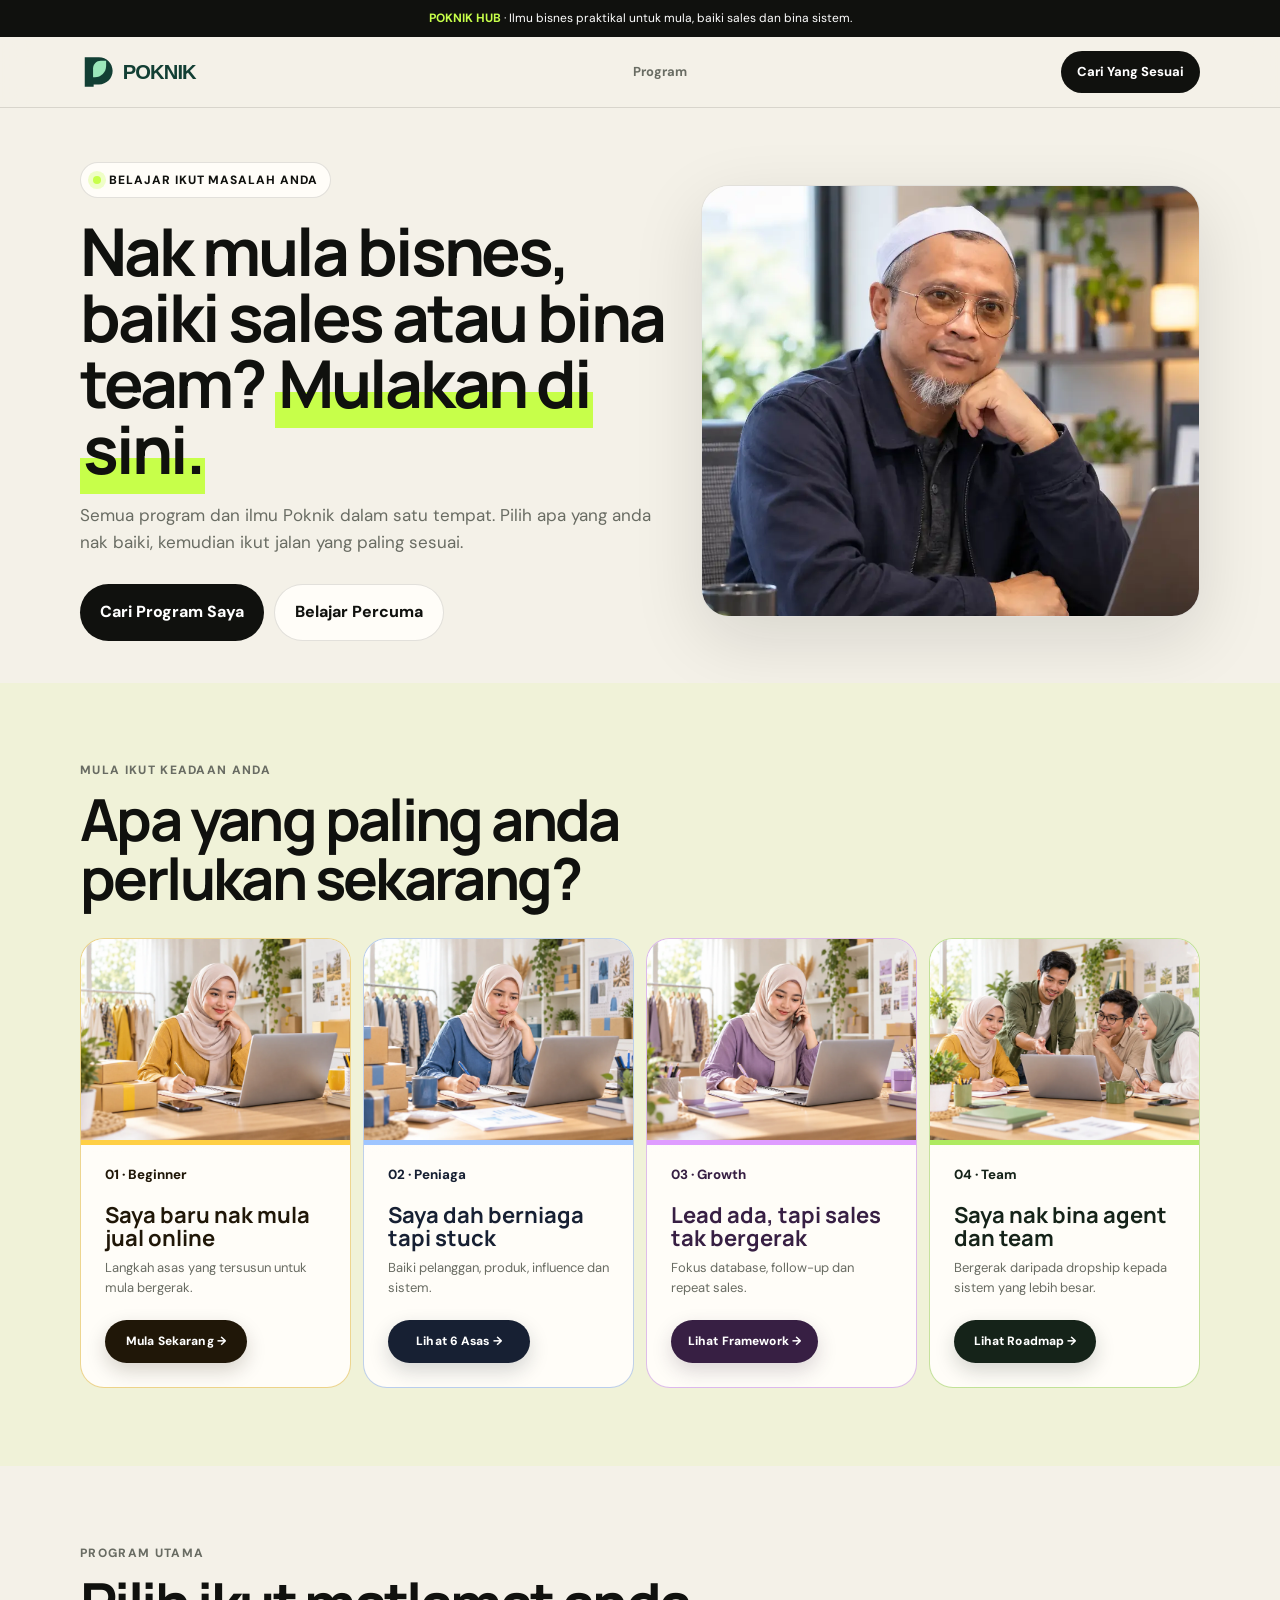
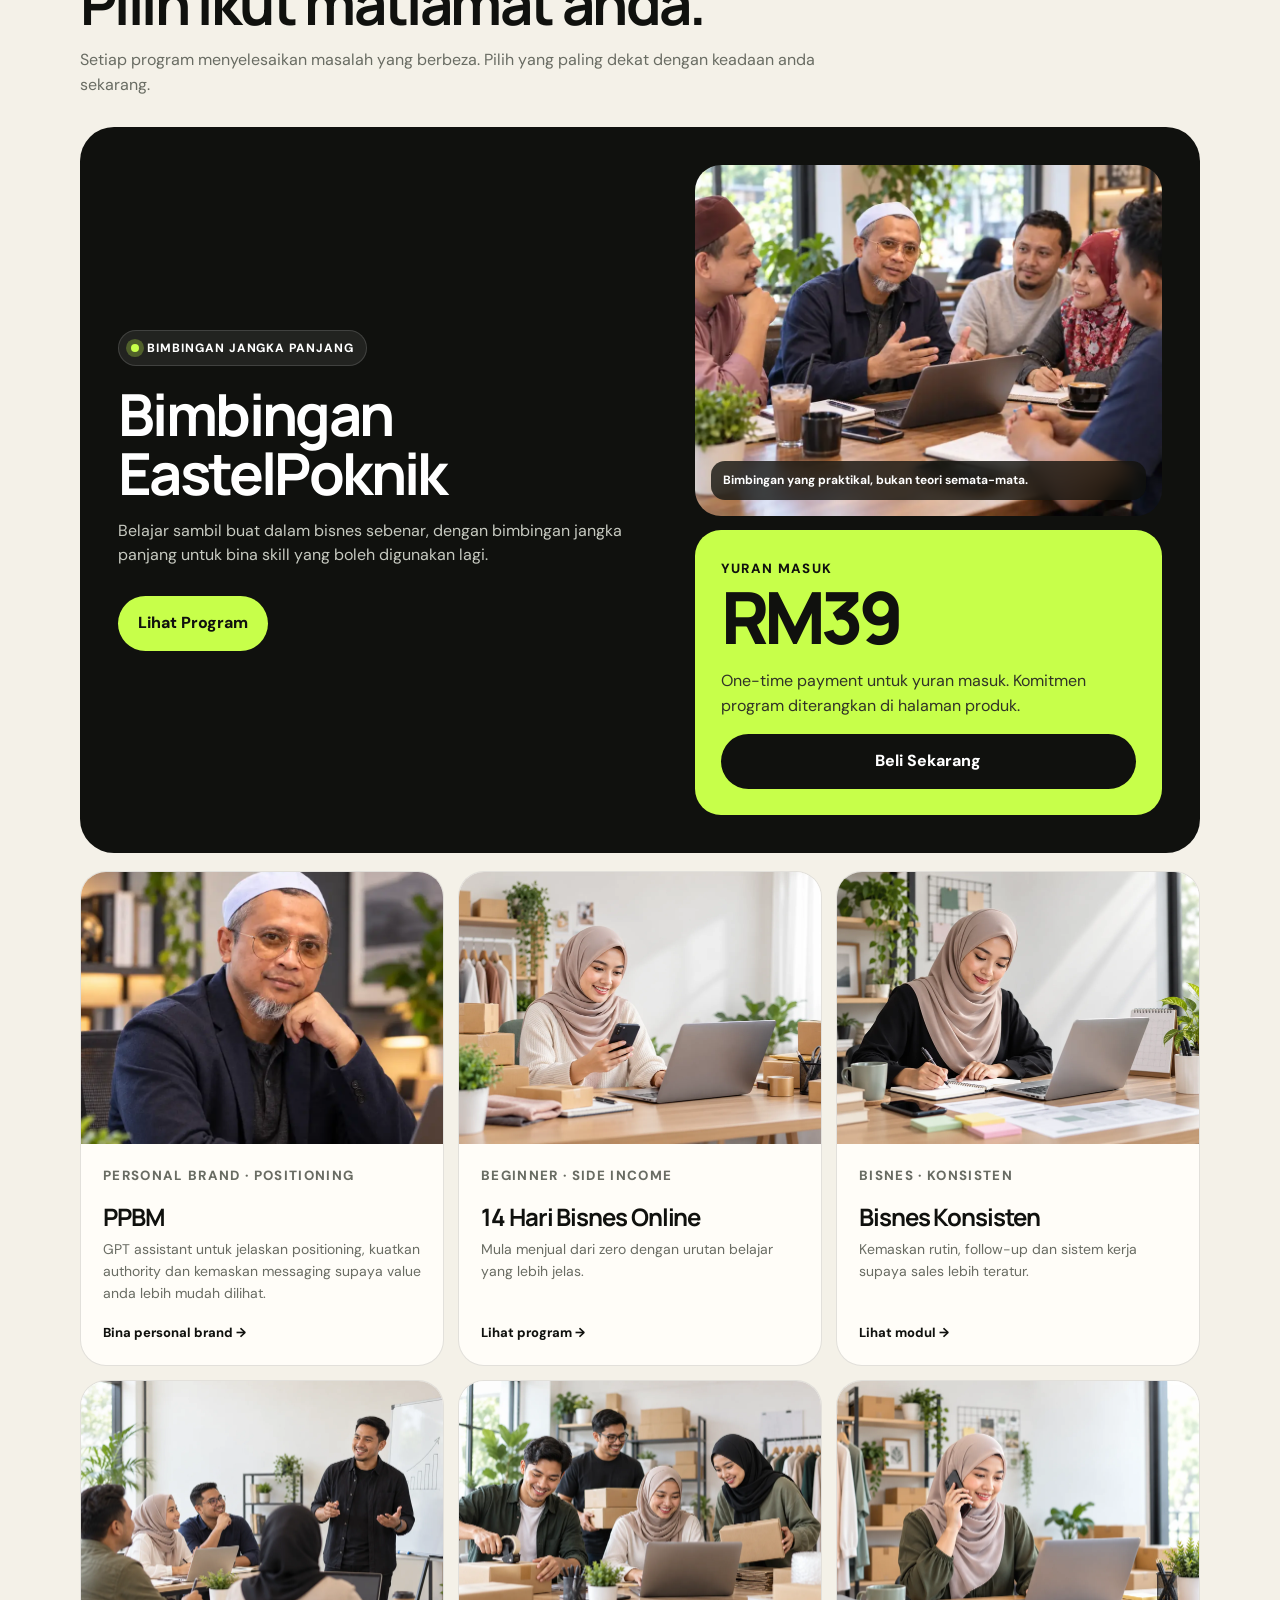
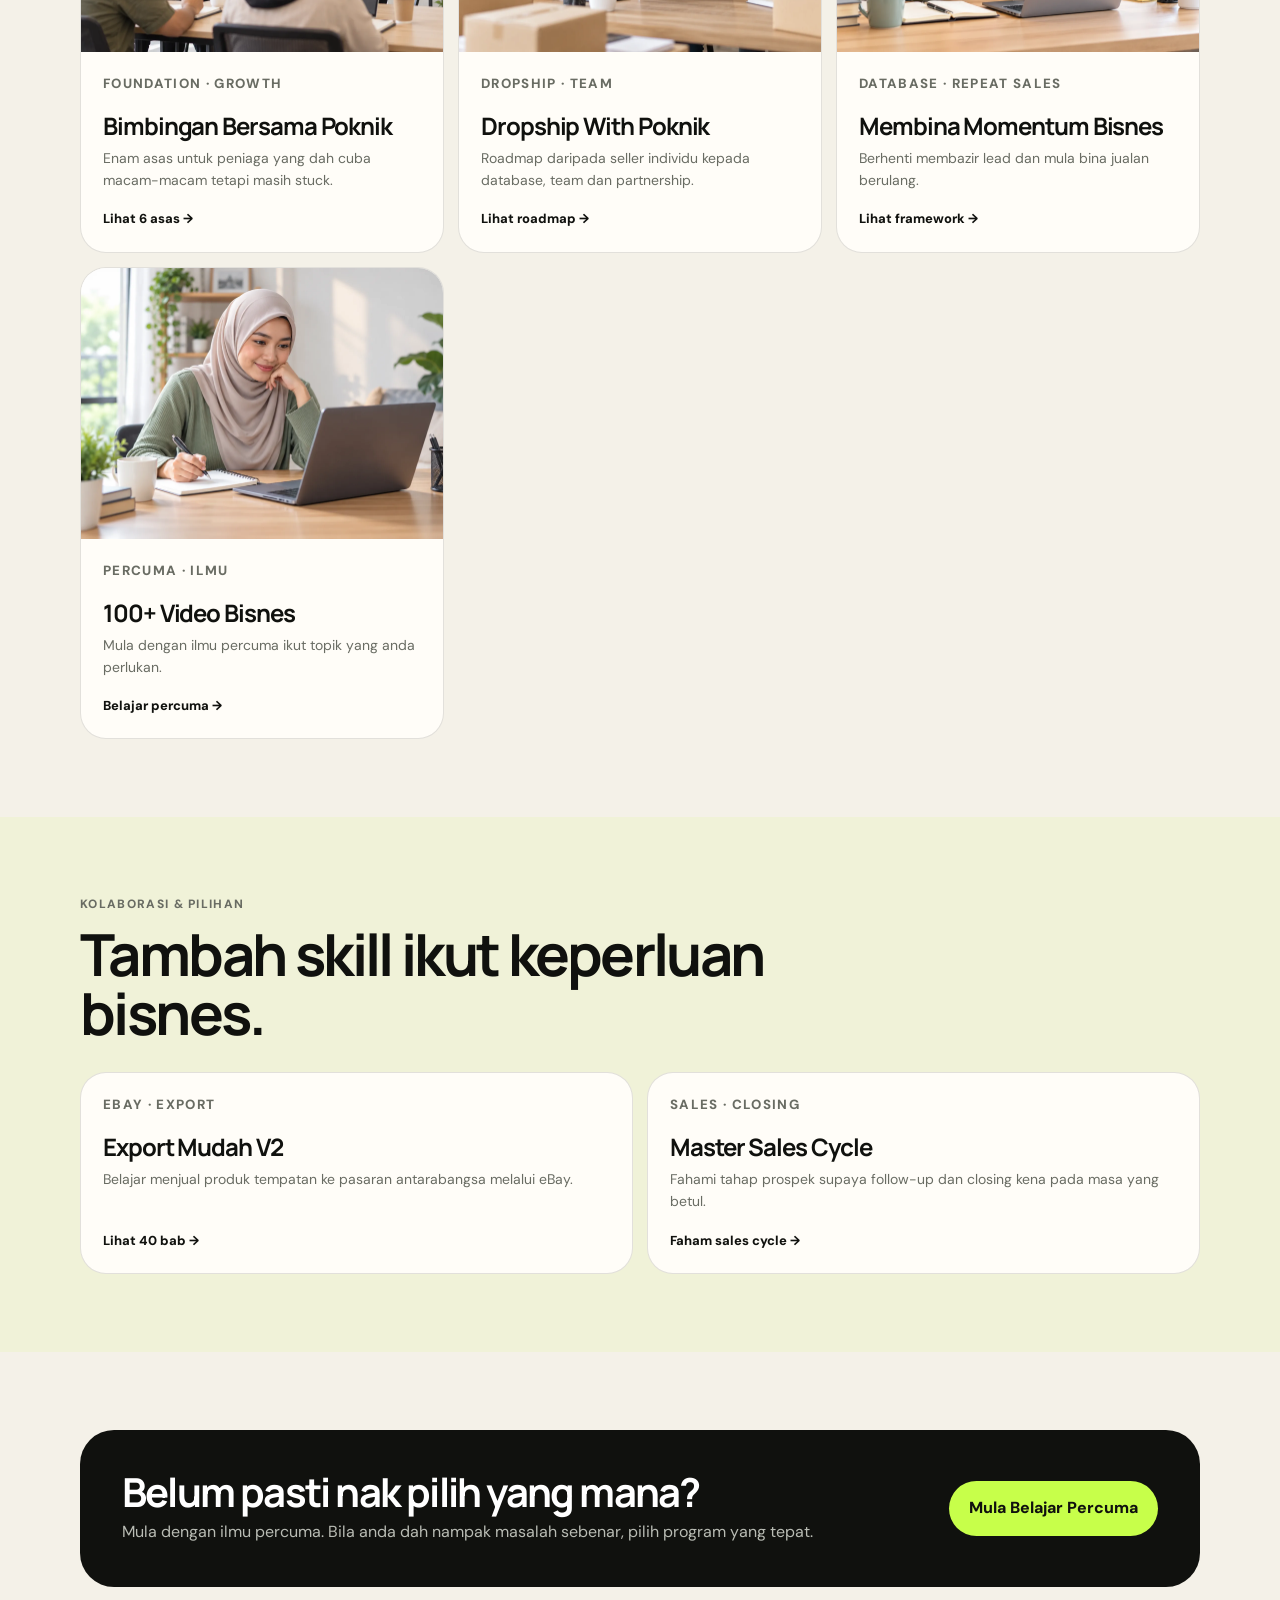
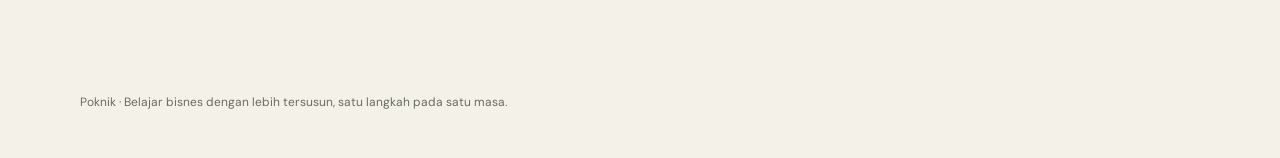
<file: index.html>
<!doctype html><html lang="ms"><head><meta charset="utf-8"><meta name="viewport" content="width=device-width,initial-scale=1"><meta name="theme-color" content="#123f34"><meta name="description" content="Poknik Hub — program, ilmu dan panduan bisnes Poknik untuk mula berniaga, baiki sales dan bina sistem."><title>Poknik Hub — Mula, Baiki Sales & Bina Bisnes</title><link rel="icon" href="assets/poknik-mark.svg" type="image/svg+xml"><link rel="stylesheet" href="assets/product.css"><link rel="stylesheet" href="assets/polish.css"><style>:root{--bg:#f4f1e8;--paper:#fffdf8;--ink:#10110e;--muted:#696c63;--accent:#c7ff4a;--accent2:#e5ffad;--dark:#10110e}.program-grid{display:grid;grid-template-columns:repeat(3,1fr);gap:14px}.program{background:var(--paper);border:1px solid var(--line);border-radius:26px;padding:0;display:flex;flex-direction:column;overflow:hidden;min-height:100%;transition:.18s}.program:hover{transform:translateY(-4px);box-shadow:var(--shadow)}.program-media{aspect-ratio:4/3;overflow:hidden;background:#ece8df}.program-media img{width:100%;height:100%;object-fit:cover;display:block;transition:transform .35s ease}.program:hover .program-media img{transform:scale(1.035)}.program-content{padding:22px;display:flex;flex-direction:column;flex:1}.program small{font-weight:800;text-transform:uppercase;letter-spacing:.1em;color:var(--muted)}.program h3{font-size:24px;line-height:1.05;margin:18px 0 10px}.program p{font-size:14px;color:var(--muted);margin:0 0 18px}.program .link{margin-top:auto;font-weight:800;font-size:13px}.path-grid{display:grid;grid-template-columns:repeat(4,1fr);gap:12px}.path{background:var(--paper);border:1px solid var(--line);border-radius:24px;padding:20px;min-height:180px}.path b{display:block;font-family:'Manrope';font-size:22px;line-height:1.05;margin:16px 0 8px}.path p{font-size:13px;color:var(--muted);margin:0}.feature{background:var(--dark);color:#fff;border-radius:34px;padding:38px;display:grid;grid-template-columns:1.08fr .92fr;gap:28px;align-items:stretch}.feature>div:first-child{align-self:center}.feature p{color:#c7cac1}.feature-side{display:grid;gap:14px;grid-template-rows:minmax(280px,1fr) auto}.feature-box{background:var(--accent);color:var(--ink);border-radius:26px;padding:26px}.feature-box .price{font-size:72px}.feature-box p{color:#303327}.feature-box .btn{width:100%}.feature-media{border-radius:26px;overflow:hidden;min-height:280px;background:#1a1c17}.feature-media img{width:100%;height:100%;object-fit:cover;display:block}.feature-media-wrap{position:relative}.feature-media-wrap:after{content:'Bimbingan yang praktikal, bukan teori semata-mata.';position:absolute;left:16px;right:16px;bottom:16px;padding:10px 12px;border-radius:14px;background:rgba(16,17,14,.78);color:#fff;font-size:12px;font-weight:700;backdrop-filter:blur(8px)}@media(max-width:900px){.program-grid{grid-template-columns:1fr 1fr}.path-grid{grid-template-columns:1fr 1fr}.feature{grid-template-columns:1fr}.feature-side{grid-template-columns:1fr 1fr;grid-template-rows:1fr}.feature-media{min-height:260px}}@media(max-width:620px){.program-grid,.path-grid{grid-template-columns:1fr}.feature-side{grid-template-columns:1fr;grid-template-rows:auto auto}.feature-media{min-height:220px}}</style></head><body><div class="topbar"><b>POKNIK HUB</b> · Ilmu bisnes praktikal untuk mula, baiki sales dan bina sistem.</div><header><div class="wrap"><nav><a class="brand" href="#top"><img src="assets/poknik-logo.svg" alt="Poknik"></a><a class="back" href="#program">Program</a><a class="navcta" href="#mula">Cari Yang Sesuai</a></nav></div></header><main id="top"><section class="hero"><div class="wrap hero-grid"><div><span class="eyebrow"><span class="pulse"></span> Belajar ikut masalah anda</span><h1>Nak mula bisnes, baiki sales atau bina team? <em>Mulakan di sini.</em></h1><p class="lead">Semua program dan ilmu Poknik dalam satu tempat. Pilih apa yang anda nak baiki, kemudian ikut jalan yang paling sesuai.</p><div class="hero-actions"><a class="btn btn-primary" href="#mula">Cari Program Saya</a><a class="btn btn-ghost" href="produk/100-video-bisnes/">Belajar Percuma</a></div></div><div class="hero-photo"><img src="assets/images/poknik/poknik-hero-portrait.webp" alt="Poknik, mentor bisnes" loading="eager" fetchpriority="high" decoding="async" style="object-position:center 32%"></div></div></section><section class="section alt" id="mula"><div class="wrap"><div class="section-head"><div class="kicker">Mula ikut keadaan anda</div><h2>Apa yang paling anda perlukan sekarang?</h2></div><div class="path-grid"><a class="path" href="produk/14-hari-bisnes-online/"><small>01 · Beginner</small><b>Saya baru nak mula jual online</b><p>Langkah asas yang tersusun untuk mula bergerak.</p></a><a class="path" href="produk/bimbingan-bisnes/"><small>02 · Peniaga</small><b>Saya dah berniaga tapi stuck</b><p>Baiki pelanggan, produk, influence dan sistem.</p></a><a class="path" href="produk/membina-momentum-bisnes/"><small>03 · Growth</small><b>Lead ada, tapi sales tak bergerak</b><p>Fokus database, follow-up dan repeat sales.</p></a><a class="path" href="produk/dropship-with-poknik/"><small>04 · Team</small><b>Saya nak bina agent dan team</b><p>Bergerak daripada dropship kepada sistem yang lebih besar.</p></a></div></div></section><section class="section" id="program"><div class="wrap"><div class="section-head"><div class="kicker">Program utama</div><h2>Pilih ikut matlamat anda.</h2><p class="muted">Setiap program menyelesaikan masalah yang berbeza. Pilih yang paling dekat dengan keadaan anda sekarang.</p></div><div class="feature"><div><span class="eyebrow" style="background:rgba(255,255,255,.08);border-color:rgba(255,255,255,.14);color:#fff"><span class="pulse"></span> Bimbingan jangka panjang</span><h2 style="margin-top:18px">Bimbingan EastelPoknik</h2><p>Belajar sambil buat dalam bisnes sebenar, dengan bimbingan jangka panjang untuk bina skill yang boleh digunakan lagi.</p><div class="hero-actions"><a class="btn btn-accent" href="produk/eastelpoknik/">Lihat Program</a></div></div><div class="feature-side"><div class="feature-media feature-media-wrap"><img src="assets/images/poknik/poknik-community-discussion.webp" alt="Poknik bersama komuniti usahawan dalam sesi bimbingan" loading="lazy" decoding="async"></div><div class="feature-box"><small style="font-weight:800;text-transform:uppercase;letter-spacing:.1em">Yuran masuk</small><div class="price">RM39</div><p>One-time payment untuk yuran masuk. Komitmen program diterangkan di halaman produk.</p><a class="btn btn-primary" href="checkout/?product=eastelpoknik">Beli Sekarang</a></div></div></div><div style="height:18px"></div><div class="program-grid"><a class="program" href="produk/ppbm/"><div class="program-media"><img src="assets/images/poknik/poknik-ppbm-portrait.webp" alt="Poknik Personal Brand Mentor" loading="lazy" decoding="async" style="object-position:center 30%"></div><div class="program-content"><small>Personal brand · positioning</small><h3>PPBM</h3><p>GPT assistant untuk jelaskan positioning, kuatkan authority dan kemaskan messaging supaya value anda lebih mudah dilihat.</p><span class="link">Bina personal brand →</span></div></a><a class="program" href="produk/14-hari-bisnes-online/"><div class="program-media"><img src="assets/images/products/14-hari-bisnes-online.webp" alt="Usahawan baru belajar memulakan jualan online" loading="lazy" decoding="async"></div><div class="program-content"><small>Beginner · side income</small><h3>14 Hari Bisnes Online</h3><p>Mula menjual dari zero dengan urutan belajar yang lebih jelas.</p><span class="link">Lihat program →</span></div></a><a class="program" href="produk/modul-bisnes-konsisten/"><div class="program-media"><img src="assets/images/products/bisnes-konsisten.webp" alt="Peniaga menyusun rutin dan perancangan bisnes" loading="lazy" decoding="async"></div><div class="program-content"><small>Bisnes · konsisten</small><h3>Bisnes Konsisten</h3><p>Kemaskan rutin, follow-up dan sistem kerja supaya sales lebih teratur.</p><span class="link">Lihat modul →</span></div></a><a class="program" href="produk/bimbingan-bisnes/"><div class="program-media"><img src="assets/images/products/bimbingan-bersama-poknik.webp" alt="Sesi bimbingan bisnes bersama peserta" loading="lazy" decoding="async"></div><div class="program-content"><small>Foundation · growth</small><h3>Bimbingan Bersama Poknik</h3><p>Enam asas untuk peniaga yang dah cuba macam-macam tetapi masih stuck.</p><span class="link">Lihat 6 asas →</span></div></a><a class="program" href="produk/dropship-with-poknik/"><div class="program-media"><img src="assets/images/products/dropship-with-poknik.webp" alt="Team ecommerce mengurus dan membungkus pesanan" loading="lazy" decoding="async"></div><div class="program-content"><small>Dropship · team</small><h3>Dropship With Poknik</h3><p>Roadmap daripada seller individu kepada database, team dan partnership.</p><span class="link">Lihat roadmap →</span></div></a><a class="program" href="produk/membina-momentum-bisnes/"><div class="program-media"><img src="assets/images/products/membina-momentum-bisnes.webp" alt="Peniaga membuat follow-up pelanggan dan mengurus jualan" loading="lazy" decoding="async"></div><div class="program-content"><small>Database · repeat sales</small><h3>Membina Momentum Bisnes</h3><p>Berhenti membazir lead dan mula bina jualan berulang.</p><span class="link">Lihat framework →</span></div></a><a class="program" href="produk/100-video-bisnes/"><div class="program-media"><img src="assets/images/products/100-video-bisnes.webp" alt="Belajar ilmu bisnes melalui video dan nota" loading="lazy" decoding="async"></div><div class="program-content"><small>Percuma · ilmu</small><h3>100+ Video Bisnes</h3><p>Mula dengan ilmu percuma ikut topik yang anda perlukan.</p><span class="link">Belajar percuma →</span></div></a></div></div></section><section class="section alt"><div class="wrap"><div class="section-head"><div class="kicker">Kolaborasi & pilihan</div><h2>Tambah skill ikut keperluan bisnes.</h2></div><div class="program-grid" style="grid-template-columns:repeat(2,1fr)"><a class="program" href="produk/export-mudah/"><div class="program-content"><small>eBay · export</small><h3>Export Mudah V2</h3><p>Belajar menjual produk tempatan ke pasaran antarabangsa melalui eBay.</p><span class="link">Lihat 40 bab →</span></div></a><a class="program" href="produk/master-sales-cycle/"><div class="program-content"><small>Sales · closing</small><h3>Master Sales Cycle</h3><p>Fahami tahap prospek supaya follow-up dan closing kena pada masa yang betul.</p><span class="link">Faham sales cycle →</span></div></a></div></div></section><section class="section"><div class="wrap"><div class="finalbox"><div><h2 style="margin:0;font-size:40px">Belum pasti nak pilih yang mana?</h2><p>Mula dengan ilmu percuma. Bila anda dah nampak masalah sebenar, pilih program yang tepat.</p></div><a class="btn btn-accent" href="produk/100-video-bisnes/">Mula Belajar Percuma</a></div></div></section></main><footer><div class="wrap">Poknik · Belajar bisnes dengan lebih tersusun, satu langkah pada satu masa.</div></footer></body></html>
</file>
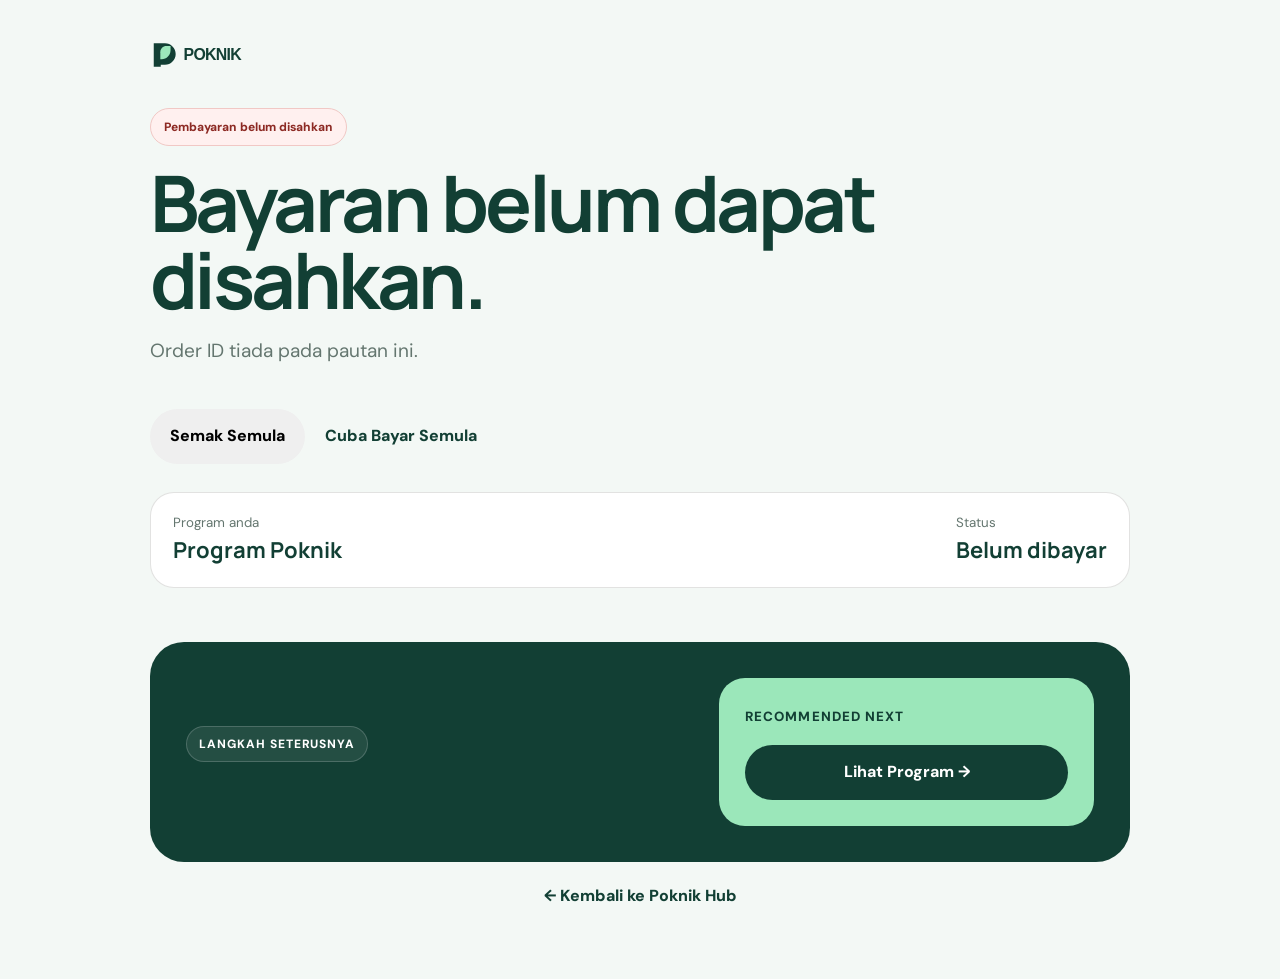
<file: thank-you/index.html>
<!doctype html><html lang="ms"><head><meta charset="utf-8"><meta name="viewport" content="width=device-width,initial-scale=1"><meta name="theme-color" content="#123f34"><title>Terima Kasih — Poknik</title><link rel="icon" href="../assets/poknik-mark.svg" type="image/svg+xml"><link rel="stylesheet" href="../assets/product.css"><style>:root{--bg:#f3f8f5;--paper:#fff;--ink:#123f34;--muted:#64766f;--accent:#9be7ba;--accent2:#dff7e9;--dark:#123f34}.thanks{min-height:100vh;padding:40px 16px 70px}.thanks-wrap{width:min(980px,100%);margin:auto}.logo{width:140px;margin-bottom:38px}.success{display:inline-flex;align-items:center;gap:9px;background:#fff6db;border:1px solid #efd992;border-radius:999px;padding:9px 13px;font-size:12px;font-weight:800}.success.paid{background:#e3f8eb;border-color:#bde9cf}.success.test{background:#fff1c9;border-color:#e8c96d;color:#765000}.success.fail{background:#fff0ef;border-color:#f1c8c5;color:#8d2a24}.hero-thanks{max-width:780px}.hero-thanks h1{font-size:clamp(46px,8vw,78px);margin:18px 0 16px}.hero-thanks p{font-size:19px;color:var(--muted);max-width:680px}.test-note{display:none;margin-top:18px;padding:13px 15px;border-radius:14px;background:#fff5d9;border:1px solid #efd38a;color:#765000;font-size:13px;font-weight:800}.test-note.show{display:block}.purchase{margin-top:28px;background:#fff;border:1px solid var(--line);border-radius:24px;padding:20px 22px;display:flex;justify-content:space-between;gap:18px}.purchase small{color:var(--muted);display:block}.purchase strong{font-family:'Manrope';font-size:22px}.next{margin-top:54px;background:var(--dark);color:#fff;border-radius:34px;padding:36px;display:grid;grid-template-columns:1.15fr .85fr;gap:26px;align-items:center}.next h2{margin:8px 0 10px;font-size:clamp(34px,5vw,54px)}.next p{color:#c6d4cf}.next-card{background:var(--accent);color:var(--ink);border-radius:26px;padding:26px}.next-card small{font-weight:800;text-transform:uppercase;letter-spacing:.08em}.next-card h3{font-size:31px;margin:12px 0 10px}.next-card p{color:#264d42}.next-card .btn{width:100%;background:var(--dark);color:#fff}.minor{margin-top:22px;text-align:center}.minor a{font-weight:800;color:var(--ink)}.retry{display:none;margin-top:24px}.retry.show{display:inline-flex}@media(max-width:760px){.next{grid-template-columns:1fr}.purchase{display:block}.purchase>div+div{margin-top:12px}}</style></head><body><main class="thanks"><div class="thanks-wrap"><a href="../"><img class="logo" src="../assets/poknik-logo.svg" alt="Poknik"></a><div class="hero-thanks"><span class="success" id="paymentBadge">⏳ Mengesahkan pembayaran</span><h1 id="mainHeadline">Sekejap, kami semak bayaran anda.</h1><p id="mainCopy">Jangan tutup halaman ini. Kami sedang mengesahkan status transaksi terus dengan CHIP.</p><div class="test-note" id="testNote">TEST MODE · Ini transaksi ujian. Tiada bayaran sebenar diproses.</div><button class="btn retry" id="checkAgain" type="button">Semak Semula</button><a class="btn retry" id="retryLink" href="../checkout/">Cuba Bayar Semula</a></div><div class="purchase"><div><small>Program anda</small><strong id="boughtName">Memuatkan...</strong></div><div><small>Status</small><strong id="orderStatus">Mengesahkan...</strong></div></div><section class="next" id="nextSection" hidden><div><span class="eyebrow" style="color:#fff;border-color:rgba(255,255,255,.18);background:rgba(255,255,255,.08)">Langkah seterusnya</span><h2 id="nextHeadline"></h2><p id="nextCopy"></p></div><div class="next-card"><small>Recommended next</small><h3 id="nextName"></h3><p id="nextDesc"></p><a class="btn" id="nextLink" href="../">Lihat Program →</a></div></section><div class="minor"><a href="../">← Kembali ke Poknik Hub</a></div></div></main><script>
const recommendations={
"14-hari-bisnes-online":{next:"Bisnes Konsisten",href:"../produk/modul-bisnes-konsisten/",headline:"Dah tahu cara mula? Sekarang bina konsistensi.",copy:"Jangan biarkan momentum 14 hari hilang bila modul tamat. Tukar tindakan itu menjadi rutin yang boleh diulang.",desc:"Kemaskan offer, follow-up dan rutin supaya bisnes tak bermula semula setiap bulan."},
"bimbingan-bisnes":{next:"Membina Momentum Bisnes",href:"../produk/membina-momentum-bisnes/",headline:"Foundation dah kuat. Sekarang jangan bazir lead.",copy:"Bila pelanggan mula masuk, sistem selepas inquiry menentukan sama ada momentum berkembang atau hilang.",desc:"Belajar capture, segment, follow-up dan repeat sales dengan lebih tersusun."},
"dropship-with-poknik":{next:"Master Sales Cycle",href:"../produk/master-sales-cycle/",headline:"Bina team saja tak cukup. Team kena faham prospek.",copy:"Sales team yang ramai tetap perlukan satu bahasa bersama untuk faham di mana prospek berada dan apa langkah seterusnya.",desc:"Gunakan fasa prospek untuk kemaskan closing, WhatsApp, ads dan training team."},
"eastelpoknik":{next:"Bimbingan Bersama Poknik",href:"../produk/bimbingan-bisnes/",headline:"Bila dah belajar sambil buat, kuatkan foundation bisnes.",copy:"Skill lapangan akan jadi lebih kuat bila anda faham pelanggan, produk, influence dan sistem secara menyeluruh.",desc:"Enam asas penting untuk bawa bisnes daripada sekadar bergerak kepada lebih tersusun."},
"ppbm":{next:"Bimbingan Bersama Poknik",href:"../produk/bimbingan-bisnes/",headline:"Brand dah lebih jelas. Sekarang kuatkan bisnes di belakangnya.",copy:"Positioning yang kuat bantu orang faham value anda. Langkah seterusnya ialah pastikan pelanggan, produk dan sistem bisnes sama kuat dengan jenama yang anda bina.",desc:"Enam asas untuk bantu anda kukuhkan foundation bisnes selepas positioning mula jelas."},
"export-mudah":{next:"14 Hari Bisnes Online",href:"../produk/14-hari-bisnes-online/",headline:"Dah ada channel jualan? Sekarang kuatkan skill menjual.",copy:"eBay beri anda pasaran. Tapi mesej, offer dan follow-up masih menentukan sama ada orang membeli.",desc:"Belajar asas pelanggan, offer, content dan follow-up dalam urutan yang lebih jelas."},
"master-sales-cycle":{next:"Membina Momentum Bisnes",href:"../produk/membina-momentum-bisnes/",headline:"Dah faham fasa prospek? Sekarang bina sistem follow-up.",copy:"Ilmu sales cycle jadi lebih bernilai bila setiap lead disimpan, disegment dan dihubungi semula ikut keadaan mereka.",desc:"Tukar database daripada senarai nombor kepada aset yang boleh membina repeat sales."},
"modul-bisnes-konsisten":{next:"Membina Momentum Bisnes",href:"../produk/membina-momentum-bisnes/",headline:"Rutin dah jelas. Sekarang buat database bekerja untuk anda.",copy:"Konsistensi marketing lebih kuat bila setiap inquiry dan pelanggan lama terus dibawa ke langkah seterusnya.",desc:"Capture, follow-up dan repeat supaya momentum tak hilang selepas sale pertama."},
"membina-momentum-bisnes":{next:"Master Sales Cycle",href:"../produk/master-sales-cycle/",headline:"Database dah tersusun? Tingkatkan kualiti setiap conversation.",copy:"Bila anda tahu siapa yang perlu difollow-up, langkah seterusnya ialah faham mesej yang sesuai pada tahap mereka.",desc:"Fahami fasa prospek supaya closing dan follow-up lebih tepat."}
};
const params=new URLSearchParams(location.search),orderId=params.get('order'),productHint=params.get('product');
const badge=document.getElementById('paymentBadge'),headline=document.getElementById('mainHeadline'),copy=document.getElementById('mainCopy'),statusEl=document.getElementById('orderStatus'),bought=document.getElementById('boughtName'),nextSection=document.getElementById('nextSection'),retry=document.getElementById('retryLink'),checkAgain=document.getElementById('checkAgain'),testNote=document.getElementById('testNote');
retry.href='../checkout/?product='+encodeURIComponent(productHint||'');
function showRecommendation(slug){const x=recommendations[slug];if(!x)return;document.getElementById('nextName').textContent=x.next;document.getElementById('nextHeadline').textContent=x.headline;document.getElementById('nextCopy').textContent=x.copy;document.getElementById('nextDesc').textContent=x.desc;document.getElementById('nextLink').href=x.href;nextSection.hidden=false}
function setPending(){badge.className='success';badge.textContent='⏳ Mengesahkan pembayaran';headline.textContent='Sekejap, kami semak bayaran anda.';copy.textContent='Kami sedang mengesahkan transaksi terus dengan CHIP.';statusEl.textContent='Mengesahkan...'}
function setFailed(message){badge.className='success fail';badge.textContent='Pembayaran belum disahkan';headline.textContent='Bayaran belum dapat disahkan.';copy.textContent=message||'Semak semula status atau cuba pembayaran sekali lagi.';statusEl.textContent='Belum dibayar';retry.classList.add('show');checkAgain.classList.add('show')}
function setSuccess(order){const isTest=order.environment==='test';badge.className='success '+(isTest?'test':'paid');badge.textContent=isTest?'🧪 TEST PAYMENT VERIFIED':'✓ Pembayaran berjaya';headline.textContent=isTest?'Test payment berjaya. Sistem berfungsi.':'Bagus. Sekarang jangan berhenti dekat bayaran.';copy.textContent=isTest?'Transaksi ini disahkan sebagai transaksi ujian CHIP. Ia tidak dikira sebagai jualan sebenar.':'Bayaran anda telah disahkan. Nilai sebenar datang bila anda buka bahan, pilih satu perkara untuk dibuat dan mula bergerak hari ini.';statusEl.textContent=isTest?'Dibayar · TEST':'Dibayar';bought.textContent=order.product_name||'Program Poknik';if(isTest)testNote.classList.add('show');showRecommendation(order.product_slug)}
async function verify(attempt=0){if(!orderId){setFailed('Order ID tiada pada pautan ini.');bought.textContent='Program Poknik';return}setPending();try{const r=await fetch('../api/order/status?order='+encodeURIComponent(orderId),{cache:'no-store'}),d=await r.json();if(!r.ok||!d.order)throw new Error(d.error||'Order tidak ditemui');const o=d.order;bought.textContent=o.product_name||'Program Poknik';statusEl.textContent=o.status||'—';if(['paid','cleared','settled'].includes(o.status)){setSuccess(o);return}if(['error','blocked','cancelled','expired','chargeback','refunded'].includes(o.status)){setFailed('Status CHIP: '+o.status+'.');return}if(attempt<5){setTimeout(()=>verify(attempt+1),1800);return}badge.textContent='⏳ Pembayaran masih diproses';headline.textContent='CHIP masih memproses transaksi.';copy.textContent='Ini boleh mengambil sedikit masa. Tekan Semak Semula selepas beberapa saat.';checkAgain.classList.add('show')}catch(e){setFailed(e.message||'Tidak dapat semak transaksi sekarang.')}}
checkAgain.onclick=()=>{checkAgain.classList.remove('show');retry.classList.remove('show');verify(0)};verify();
</script></body></html>
</file>
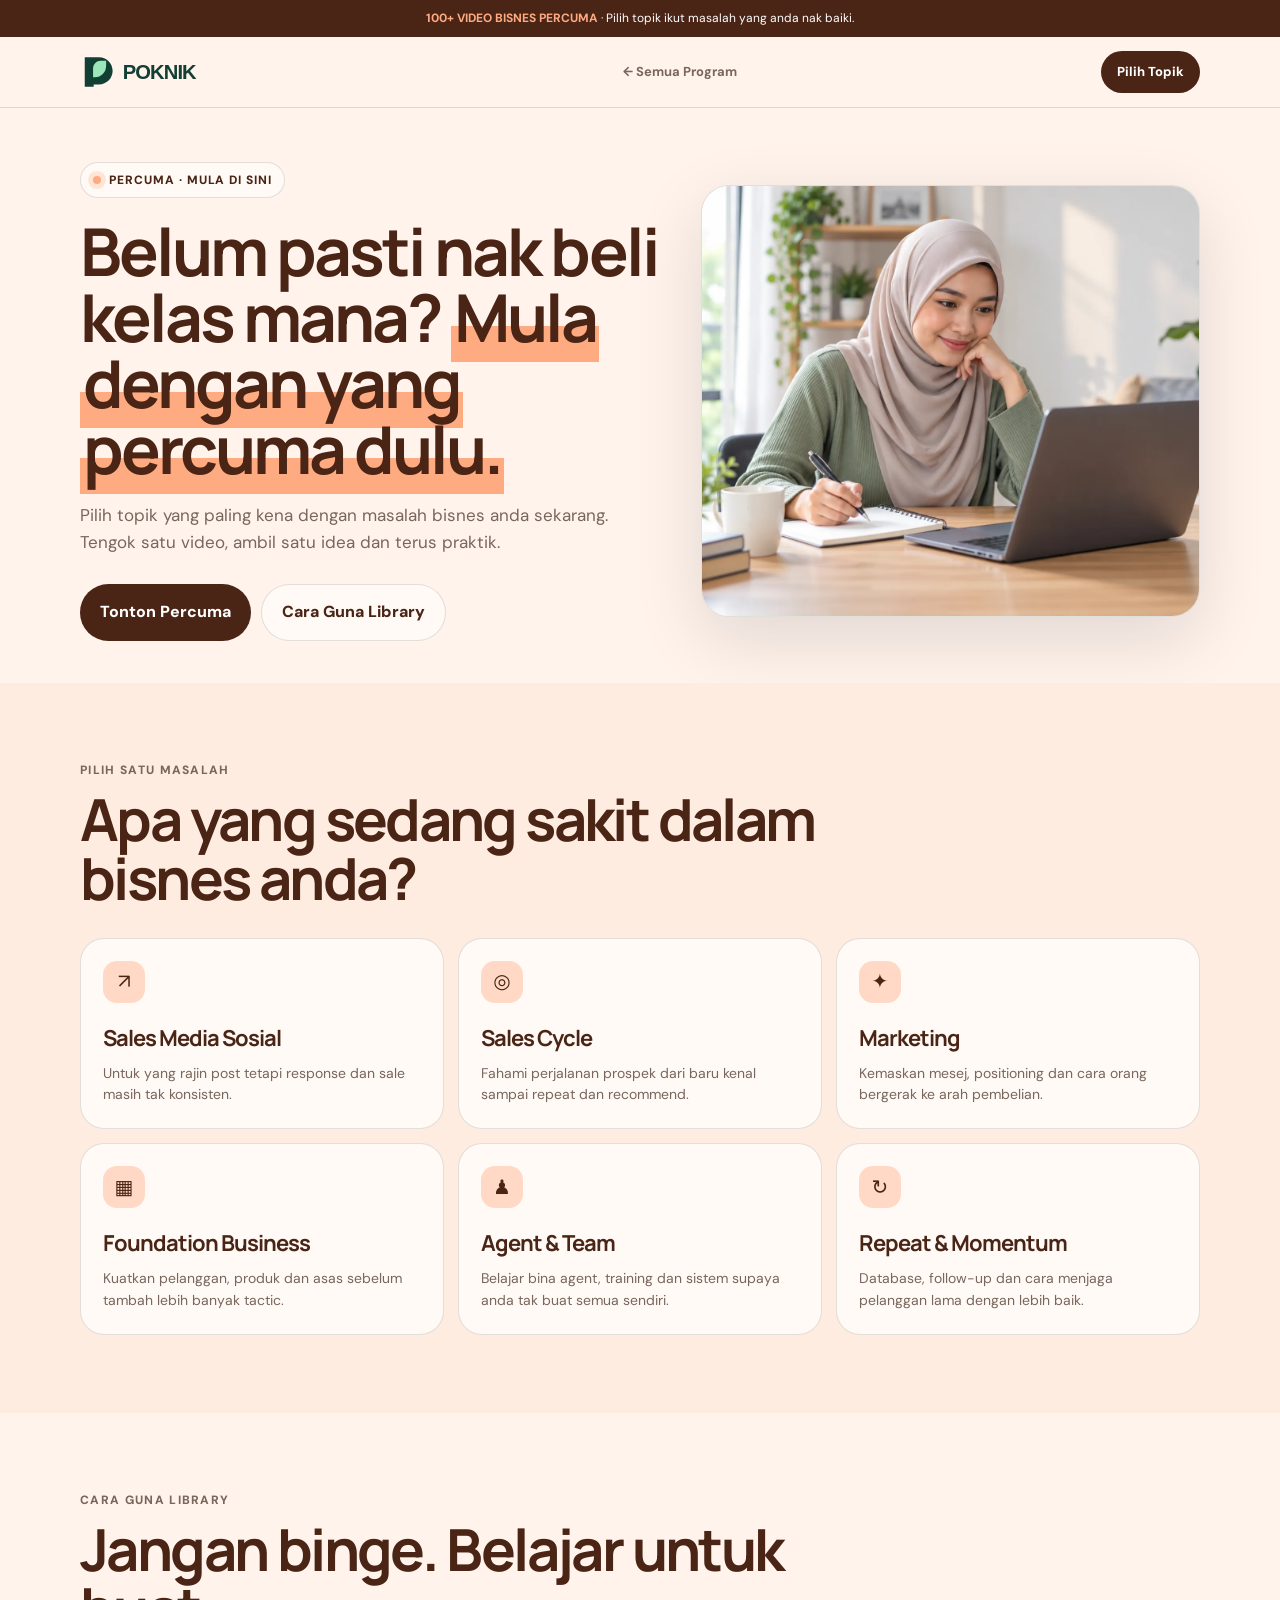
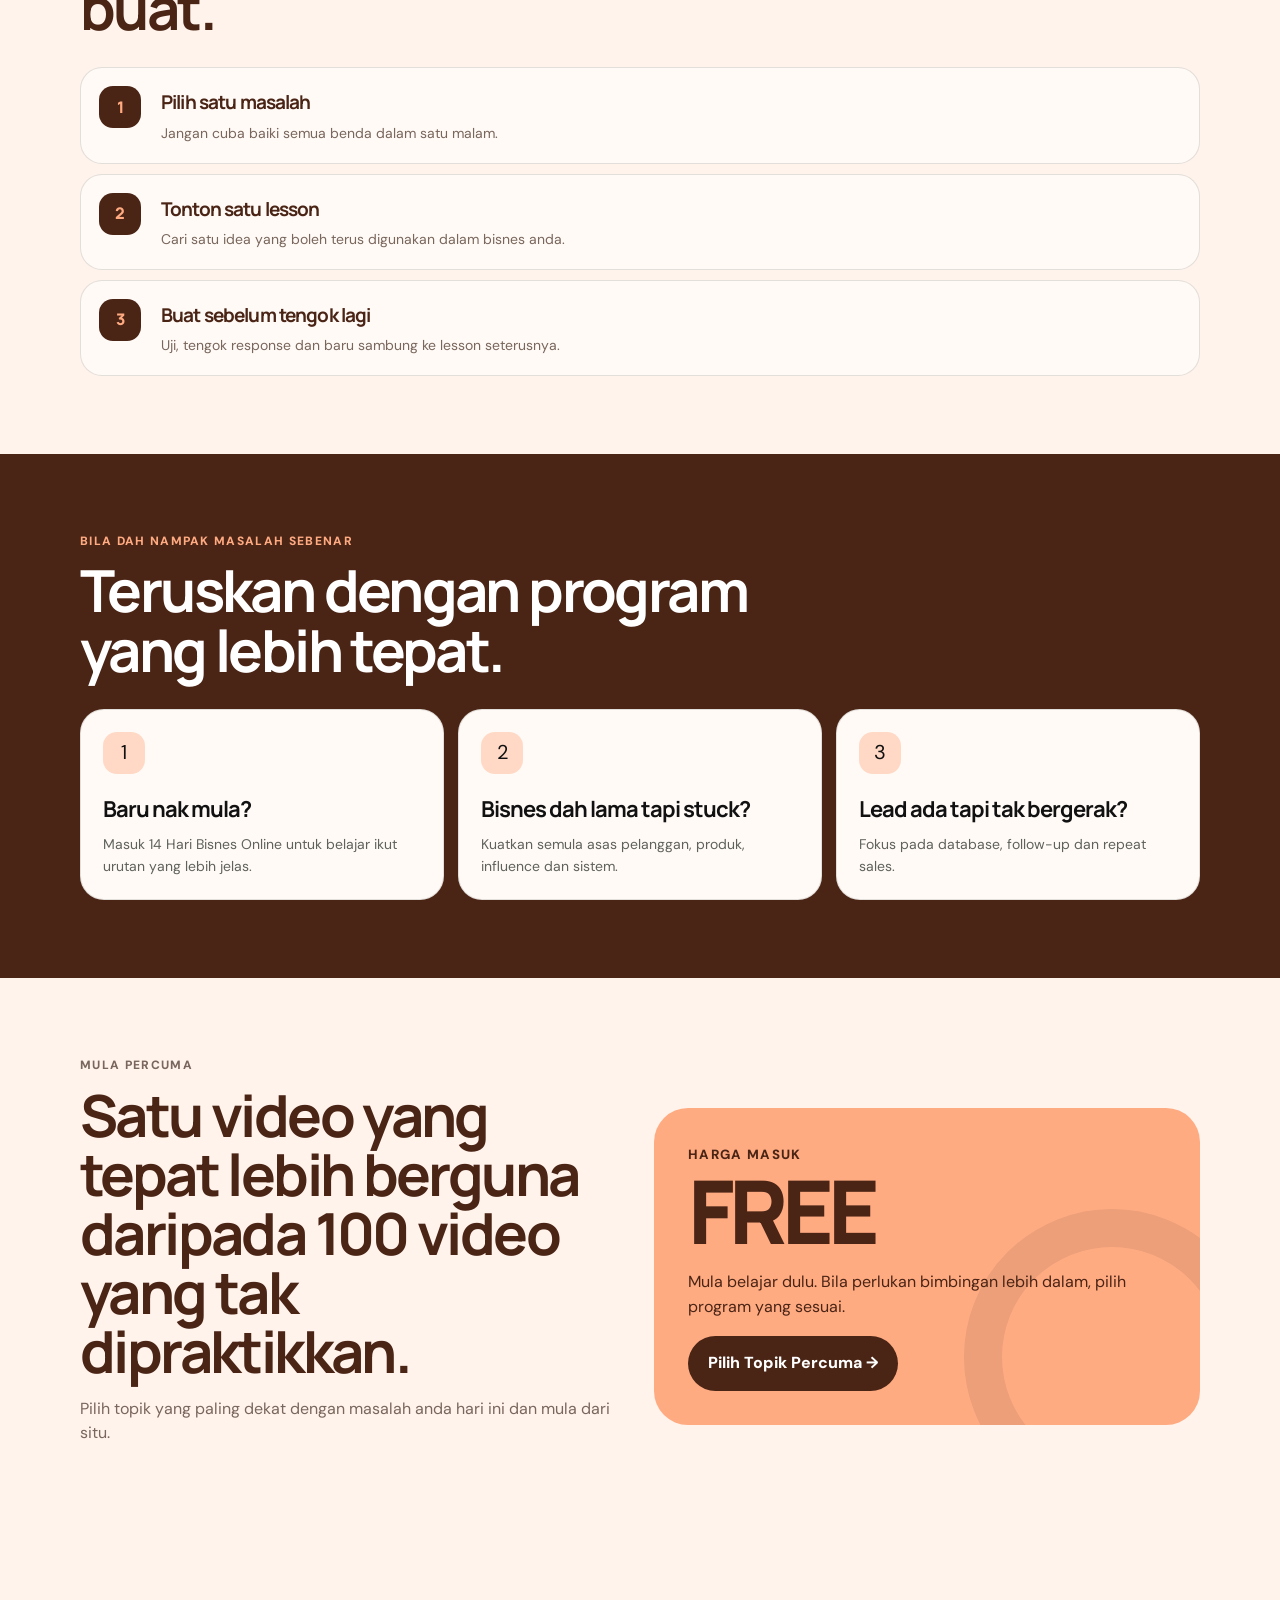
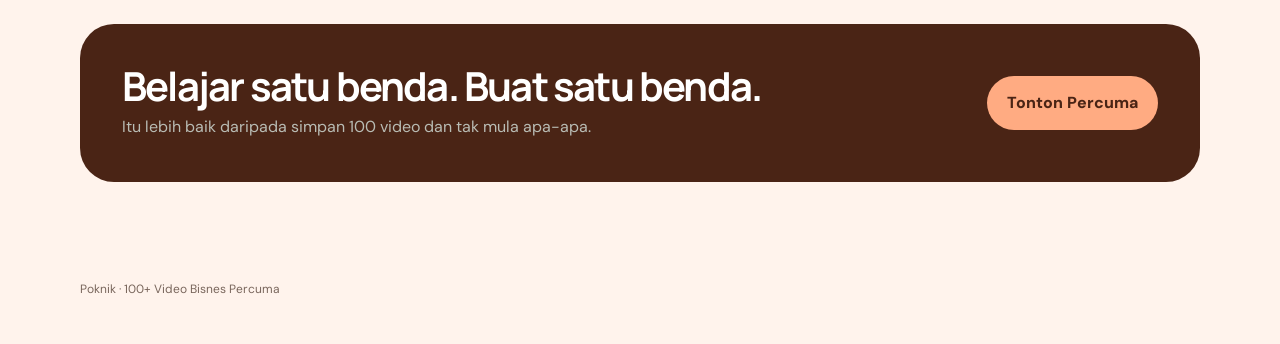
<file: produk/100-video-bisnes/index.html>
<!doctype html><html lang="ms"><head><meta charset="utf-8"><meta name="viewport" content="width=device-width,initial-scale=1"><meta name="theme-color" content="#4a2415"><meta name="description" content="100+ video bisnes percuma Poknik — pilih topik sales, marketing, foundation, agent dan repeat sales."><title>100+ Video Bisnes Percuma — Poknik</title><link rel="icon" href="../../assets/poknik-mark.svg" type="image/svg+xml"><link rel="stylesheet" href="../../assets/product.css"><link rel="stylesheet" href="../../assets/polish.css"><style>:root{--bg:#fff3ec;--paper:#fffaf6;--ink:#4a2415;--muted:#79665c;--accent:#ffab82;--accent2:#ffd9c5;--dark:#4a2415}</style></head><body><div class="topbar"><b>100+ VIDEO BISNES PERCUMA</b> · Pilih topik ikut masalah yang anda nak baiki.</div><header><div class="wrap"><nav><a class="brand" href="../../"><img src="../../assets/poknik-logo.svg" alt="Poknik"></a><a class="back" href="../../#program">← Semua Program</a><a class="navcta" href="#topik">Pilih Topik</a></nav></div></header><main><section class="hero"><div class="wrap hero-grid"><div><span class="eyebrow"><span class="pulse"></span> Percuma · mula di sini</span><h1>Belum pasti nak beli kelas mana? <em>Mula dengan yang percuma dulu.</em></h1><p class="lead">Pilih topik yang paling kena dengan masalah bisnes anda sekarang. Tengok satu video, ambil satu idea dan terus praktik.</p><div class="hero-actions"><a class="btn btn-primary" href="#topik">Tonton Percuma</a><a class="btn btn-ghost" href="#cara">Cara Guna Library</a></div></div><div class="hero-photo"><img src="../../assets/images/products/100-video-bisnes.webp" alt="Belajar ilmu bisnes melalui video dan nota" loading="eager" fetchpriority="high" decoding="async"></div></div></section><section class="section alt" id="topik"><div class="wrap"><div class="section-head"><div class="kicker">Pilih satu masalah</div><h2>Apa yang sedang sakit dalam bisnes anda?</h2></div><div class="benefit-grid"><div class="card"><div class="icon">↗</div><h3>Sales Media Sosial</h3><p>Untuk yang rajin post tetapi response dan sale masih tak konsisten.</p></div><div class="card"><div class="icon">◎</div><h3>Sales Cycle</h3><p>Fahami perjalanan prospek dari baru kenal sampai repeat dan recommend.</p></div><div class="card"><div class="icon">✦</div><h3>Marketing</h3><p>Kemaskan mesej, positioning dan cara orang bergerak ke arah pembelian.</p></div><div class="card"><div class="icon">▦</div><h3>Foundation Business</h3><p>Kuatkan pelanggan, produk dan asas sebelum tambah lebih banyak tactic.</p></div><div class="card"><div class="icon">♟</div><h3>Agent & Team</h3><p>Belajar bina agent, training dan sistem supaya anda tak buat semua sendiri.</p></div><div class="card"><div class="icon">↻</div><h3>Repeat & Momentum</h3><p>Database, follow-up dan cara menjaga pelanggan lama dengan lebih baik.</p></div></div></div></section><section class="section" id="cara"><div class="wrap"><div class="section-head"><div class="kicker">Cara guna library</div><h2>Jangan binge. Belajar untuk buat.</h2></div><div class="steps"><div class="step"><div><h3>Pilih satu masalah</h3><p>Jangan cuba baiki semua benda dalam satu malam.</p></div></div><div class="step"><div><h3>Tonton satu lesson</h3><p>Cari satu idea yang boleh terus digunakan dalam bisnes anda.</p></div></div><div class="step"><div><h3>Buat sebelum tengok lagi</h3><p>Uji, tengok response dan baru sambung ke lesson seterusnya.</p></div></div></div></div></section><section class="section dark"><div class="wrap"><div class="section-head"><div class="kicker">Bila dah nampak masalah sebenar</div><h2>Teruskan dengan program yang lebih tepat.</h2></div><div class="benefit-grid"><a class="card" href="../14-hari-bisnes-online/"><div class="icon">1</div><h3>Baru nak mula?</h3><p>Masuk 14 Hari Bisnes Online untuk belajar ikut urutan yang lebih jelas.</p></a><a class="card" href="../bimbingan-bisnes/"><div class="icon">2</div><h3>Bisnes dah lama tapi stuck?</h3><p>Kuatkan semula asas pelanggan, produk, influence dan sistem.</p></a><a class="card" href="../membina-momentum-bisnes/"><div class="icon">3</div><h3>Lead ada tapi tak bergerak?</h3><p>Fokus pada database, follow-up dan repeat sales.</p></a></div></div></section><section class="section" id="akses"><div class="wrap split"><div><div class="section-head"><div class="kicker">Mula percuma</div><h2>Satu video yang tepat lebih berguna daripada 100 video yang tak dipraktikkan.</h2><p class="muted">Pilih topik yang paling dekat dengan masalah anda hari ini dan mula dari situ.</p></div></div><div class="pricebox"><small style="font-weight:800;text-transform:uppercase;letter-spacing:.1em">Harga masuk</small><div class="price">FREE</div><p>Mula belajar dulu. Bila perlukan bimbingan lebih dalam, pilih program yang sesuai.</p><a class="btn btn-primary" href="#topik">Pilih Topik Percuma →</a></div></div></section><section class="final"><div class="wrap"><div class="finalbox"><div><h2 style="margin:0;font-size:40px">Belajar satu benda. Buat satu benda.</h2><p>Itu lebih baik daripada simpan 100 video dan tak mula apa-apa.</p></div><a class="btn btn-accent" href="#topik">Tonton Percuma</a></div></div></section></main><div class="sticky-buy"><a class="btn" href="#topik">Tonton Percuma</a></div><footer><div class="wrap">Poknik · 100+ Video Bisnes Percuma</div></footer></body></html>
</file>
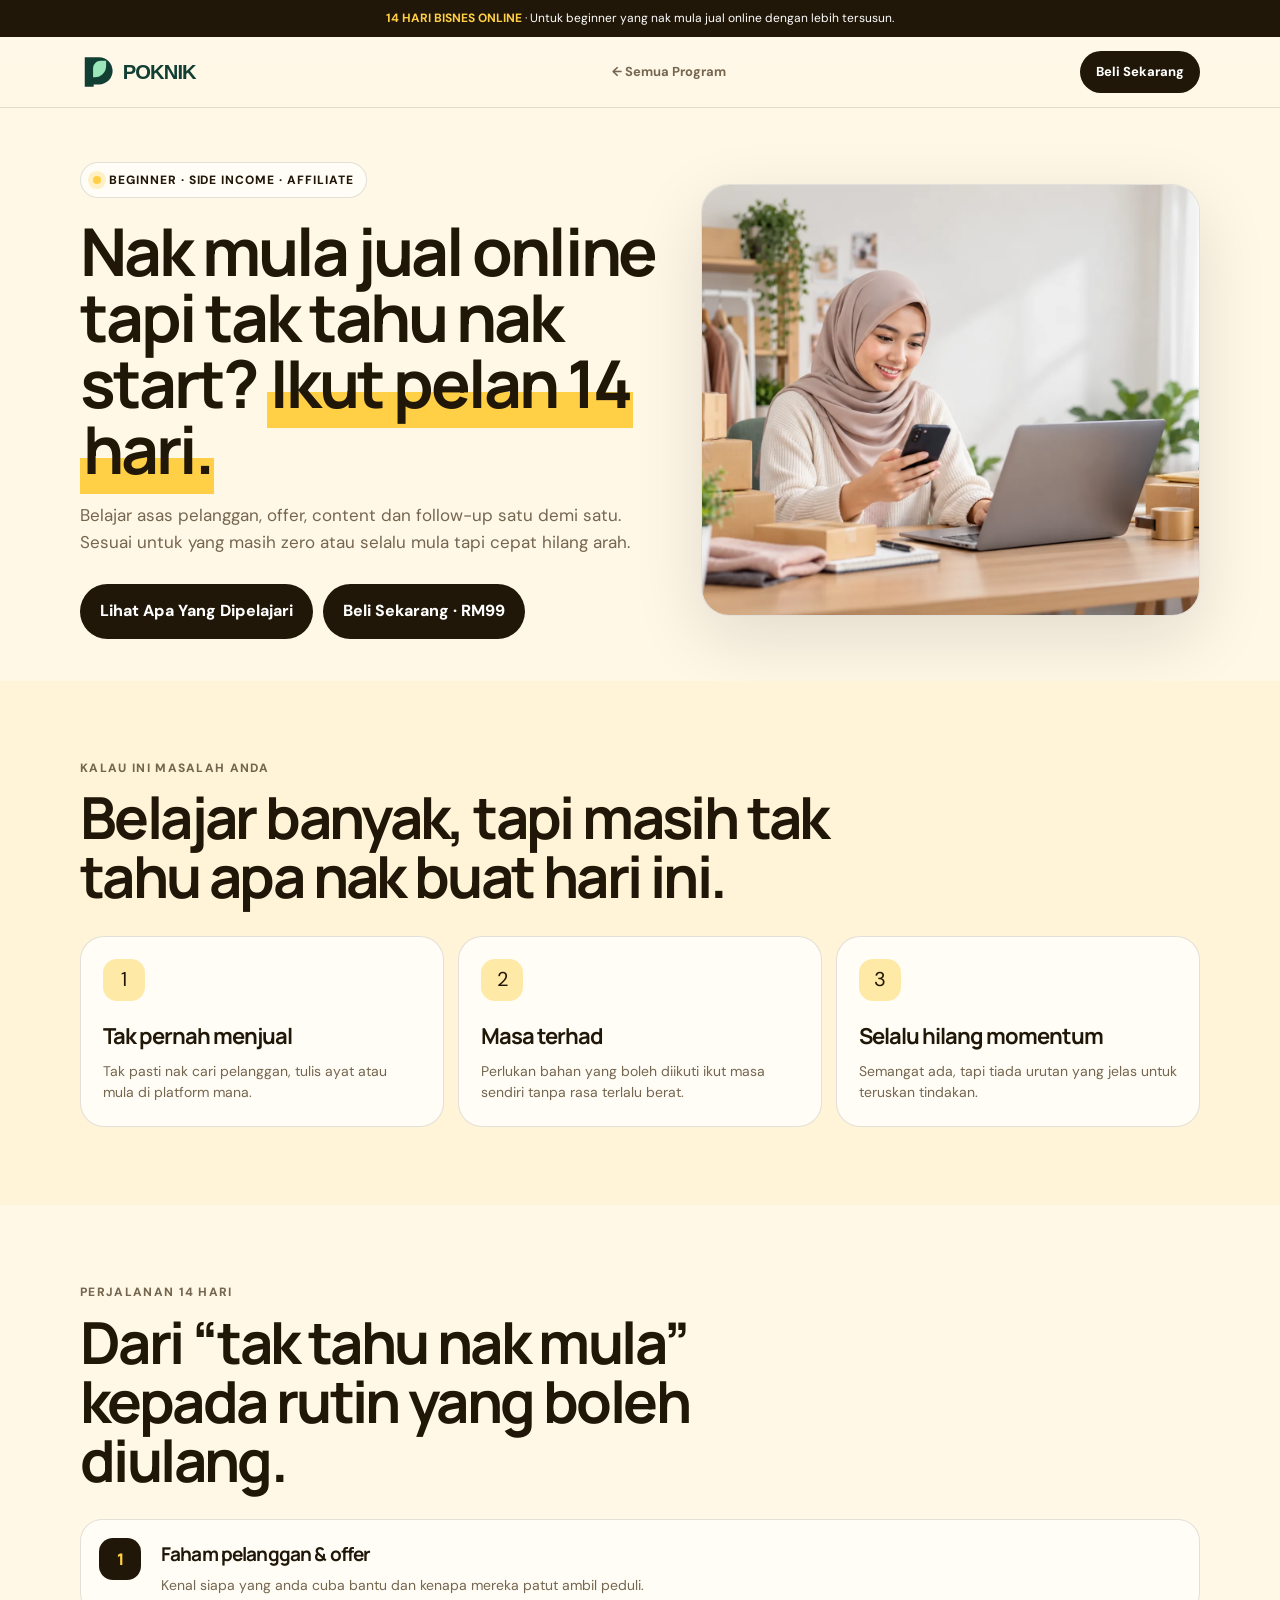
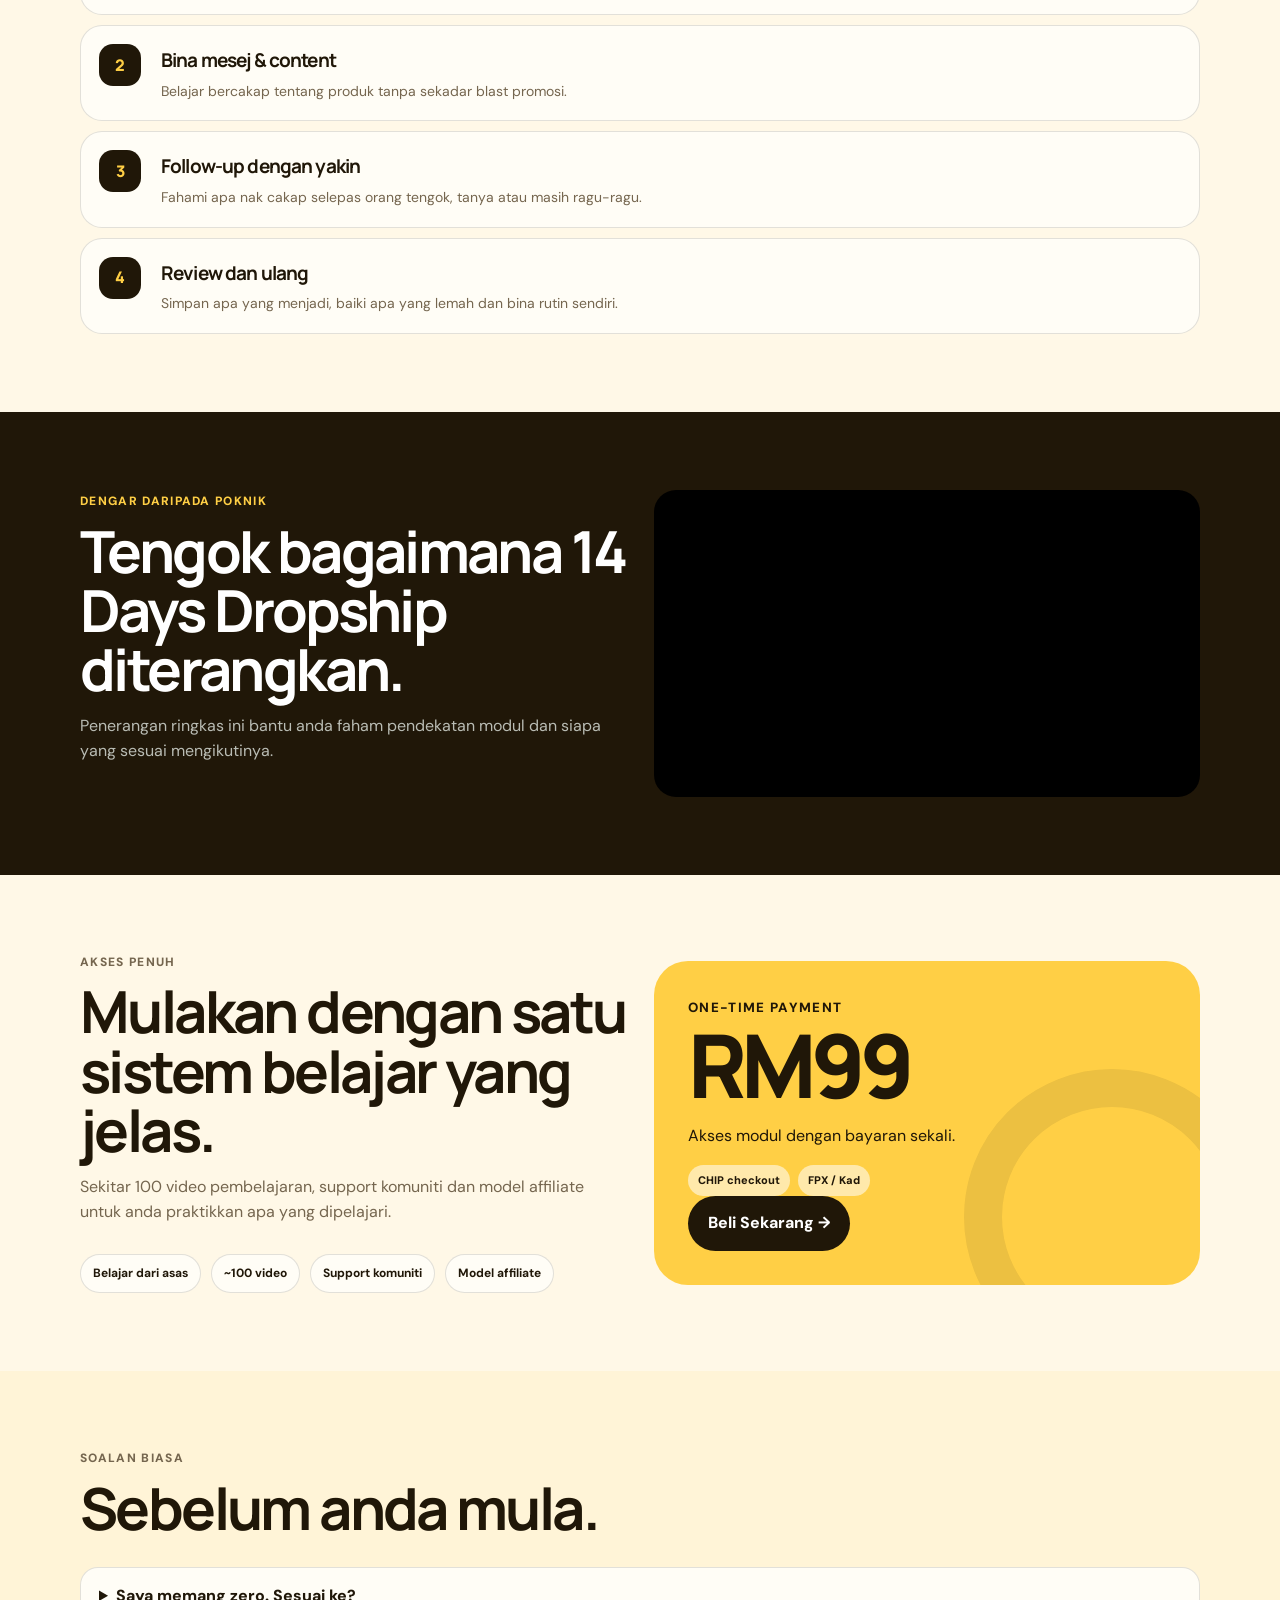
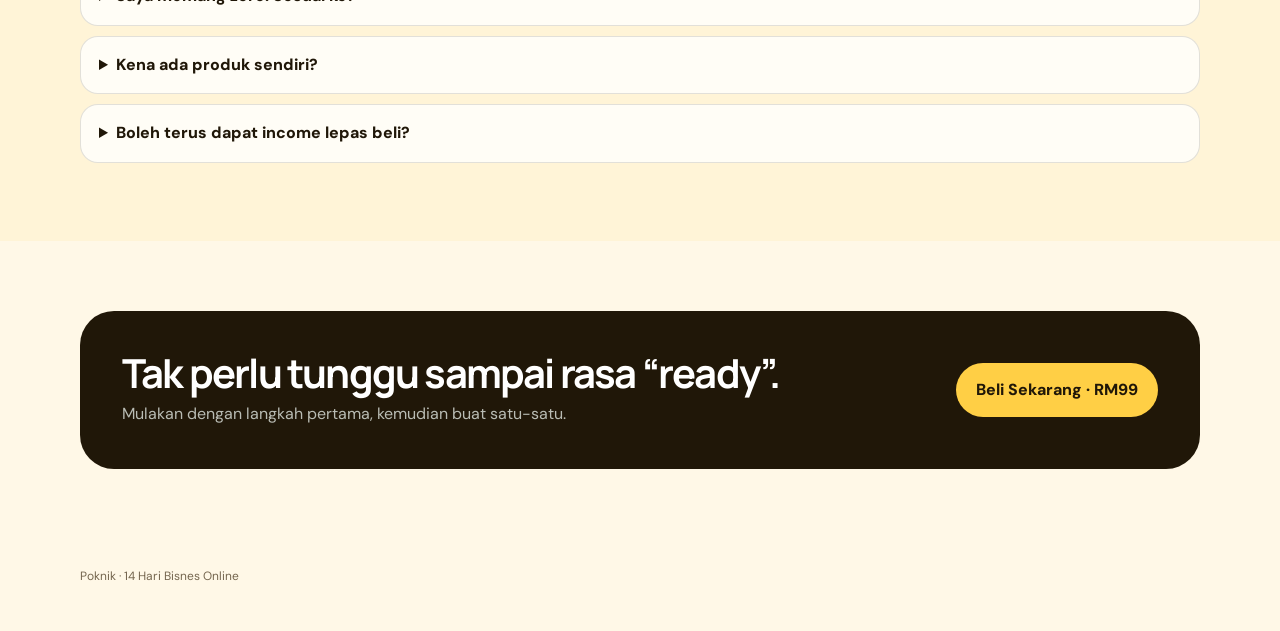
<file: produk/14-hari-bisnes-online/index.html>
<!doctype html><html lang="ms"><head><meta charset="utf-8"><meta name="viewport" content="width=device-width,initial-scale=1"><meta name="theme-color" content="#ffad25"><meta name="description" content="14 Hari Bisnes Online bersama Poknik — belajar asas menjual online dari zero dengan langkah yang tersusun."><title>14 Hari Bisnes Online — Poknik</title><link rel="icon" href="../../assets/poknik-mark.svg" type="image/svg+xml"><link rel="stylesheet" href="../../assets/product.css"><link rel="stylesheet" href="../../assets/polish.css"><style>:root{--bg:#fff8e7;--paper:#fffdf6;--ink:#201708;--muted:#75664f;--accent:#ffcf45;--accent2:#ffe9a6;--dark:#201708}</style></head><body><div class="topbar"><b>14 HARI BISNES ONLINE</b> · Untuk beginner yang nak mula jual online dengan lebih tersusun.</div><header><div class="wrap"><nav><a class="brand" href="../../"><img src="../../assets/poknik-logo.svg" alt="Poknik"></a><a class="back" href="../../#program">← Semua Program</a><a class="navcta buy-now" href="../../checkout/?product=14-hari-bisnes-online">Beli Sekarang</a></nav></div></header><main><section class="hero"><div class="wrap hero-grid"><div><span class="eyebrow"><span class="pulse"></span> Beginner · side income · affiliate</span><h1>Nak mula jual online tapi tak tahu nak start? <em>Ikut pelan 14 hari.</em></h1><p class="lead">Belajar asas pelanggan, offer, content dan follow-up satu demi satu. Sesuai untuk yang masih zero atau selalu mula tapi cepat hilang arah.</p><div class="hero-actions"><a class="btn btn-primary" href="#belajar">Lihat Apa Yang Dipelajari</a><a class="btn buy-now" href="../../checkout/?product=14-hari-bisnes-online">Beli Sekarang · RM99</a></div></div><div class="hero-photo"><img src="../../assets/images/products/14-hari-bisnes-online.webp" alt="Usahawan baru belajar memulakan jualan online" loading="eager" fetchpriority="high" decoding="async"></div></div></section><section class="section alt"><div class="wrap"><div class="section-head"><div class="kicker">Kalau ini masalah anda</div><h2>Belajar banyak, tapi masih tak tahu apa nak buat hari ini.</h2></div><div class="pain-grid"><div class="card"><div class="icon">1</div><h3>Tak pernah menjual</h3><p>Tak pasti nak cari pelanggan, tulis ayat atau mula di platform mana.</p></div><div class="card"><div class="icon">2</div><h3>Masa terhad</h3><p>Perlukan bahan yang boleh diikuti ikut masa sendiri tanpa rasa terlalu berat.</p></div><div class="card"><div class="icon">3</div><h3>Selalu hilang momentum</h3><p>Semangat ada, tapi tiada urutan yang jelas untuk teruskan tindakan.</p></div></div></div></section><section class="section" id="belajar"><div class="wrap"><div class="section-head"><div class="kicker">Perjalanan 14 hari</div><h2>Dari “tak tahu nak mula” kepada rutin yang boleh diulang.</h2></div><div class="steps"><div class="step"><div><h3>Faham pelanggan & offer</h3><p>Kenal siapa yang anda cuba bantu dan kenapa mereka patut ambil peduli.</p></div></div><div class="step"><div><h3>Bina mesej & content</h3><p>Belajar bercakap tentang produk tanpa sekadar blast promosi.</p></div></div><div class="step"><div><h3>Follow-up dengan yakin</h3><p>Fahami apa nak cakap selepas orang tengok, tanya atau masih ragu-ragu.</p></div></div><div class="step"><div><h3>Review dan ulang</h3><p>Simpan apa yang menjadi, baiki apa yang lemah dan bina rutin sendiri.</p></div></div></div></div></section><section class="section dark" id="video"><div class="wrap split"><div><div class="section-head"><div class="kicker">Dengar daripada Poknik</div><h2>Tengok bagaimana 14 Days Dropship diterangkan.</h2><p>Penerangan ringkas ini bantu anda faham pendekatan modul dan siapa yang sesuai mengikutinya.</p></div></div><div class="video"><iframe src="https://www.youtube.com/embed/knZEL1qyLeQ" title="14 Days Dropship Poknik" loading="lazy" allowfullscreen></iframe></div></div></section><section class="section" id="akses"><div class="wrap split"><div><div class="section-head"><div class="kicker">Akses penuh</div><h2>Mulakan dengan satu sistem belajar yang jelas.</h2><p class="muted">Sekitar 100 video pembelajaran, support komuniti dan model affiliate untuk anda praktikkan apa yang dipelajari.</p></div><div class="proof-strip"><span class="proof-pill">Belajar dari asas</span><span class="proof-pill">~100 video</span><span class="proof-pill">Support komuniti</span><span class="proof-pill">Model affiliate</span></div></div><div class="pricebox"><small style="font-weight:800;text-transform:uppercase;letter-spacing:.1em">One-time payment</small><div class="price">RM99</div><p>Akses modul dengan bayaran sekali.</p><div class="checkout-trust"><span>CHIP checkout</span><span>FPX / Kad</span></div><a class="btn buy-now" href="../../checkout/?product=14-hari-bisnes-online">Beli Sekarang →</a></div></div></section><section class="section alt"><div class="wrap"><div class="section-head"><div class="kicker">Soalan biasa</div><h2>Sebelum anda mula.</h2></div><div class="faq"><details><summary>Saya memang zero. Sesuai ke?</summary><p>Ya. Program ini memang untuk orang yang mahu bermula dari asas dan perlukan urutan belajar yang jelas.</p></details><details><summary>Kena ada produk sendiri?</summary><p>Tidak semestinya. Modul ini turut menggunakan model affiliate sebagai latihan menjual produk digital.</p></details><details><summary>Boleh terus dapat income lepas beli?</summary><p>Modul beri ilmu dan struktur untuk dipraktikkan. Hasil bergantung pada usaha dan cara anda melaksanakan apa yang dipelajari.</p></details></div></div></section><section class="final"><div class="wrap"><div class="finalbox"><div><h2 style="margin:0;font-size:40px">Tak perlu tunggu sampai rasa “ready”.</h2><p>Mulakan dengan langkah pertama, kemudian buat satu-satu.</p></div><a class="btn btn-accent" href="../../checkout/?product=14-hari-bisnes-online">Beli Sekarang · RM99</a></div></div></section></main><div class="sticky-buy"><a class="btn" href="../../checkout/?product=14-hari-bisnes-online">Beli Sekarang · RM99</a></div><footer><div class="wrap">Poknik · 14 Hari Bisnes Online</div></footer></body></html>
</file>
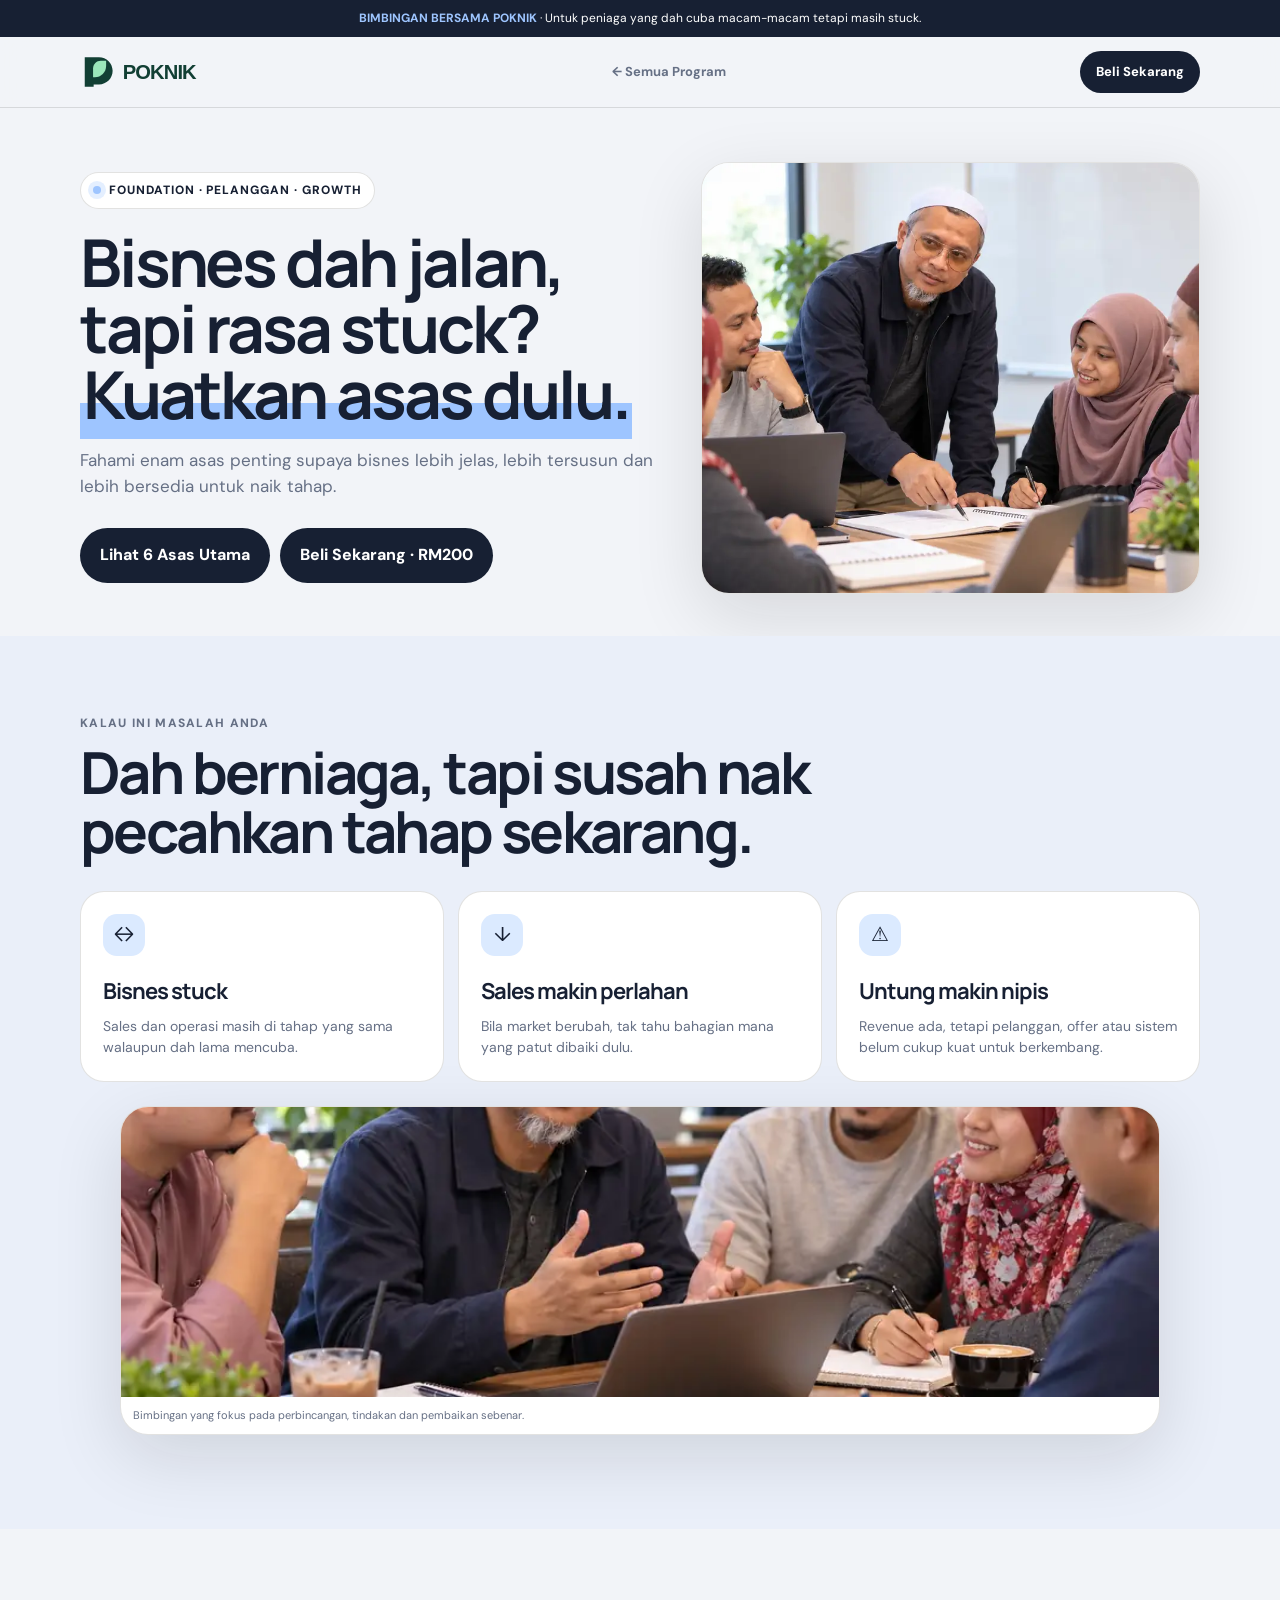
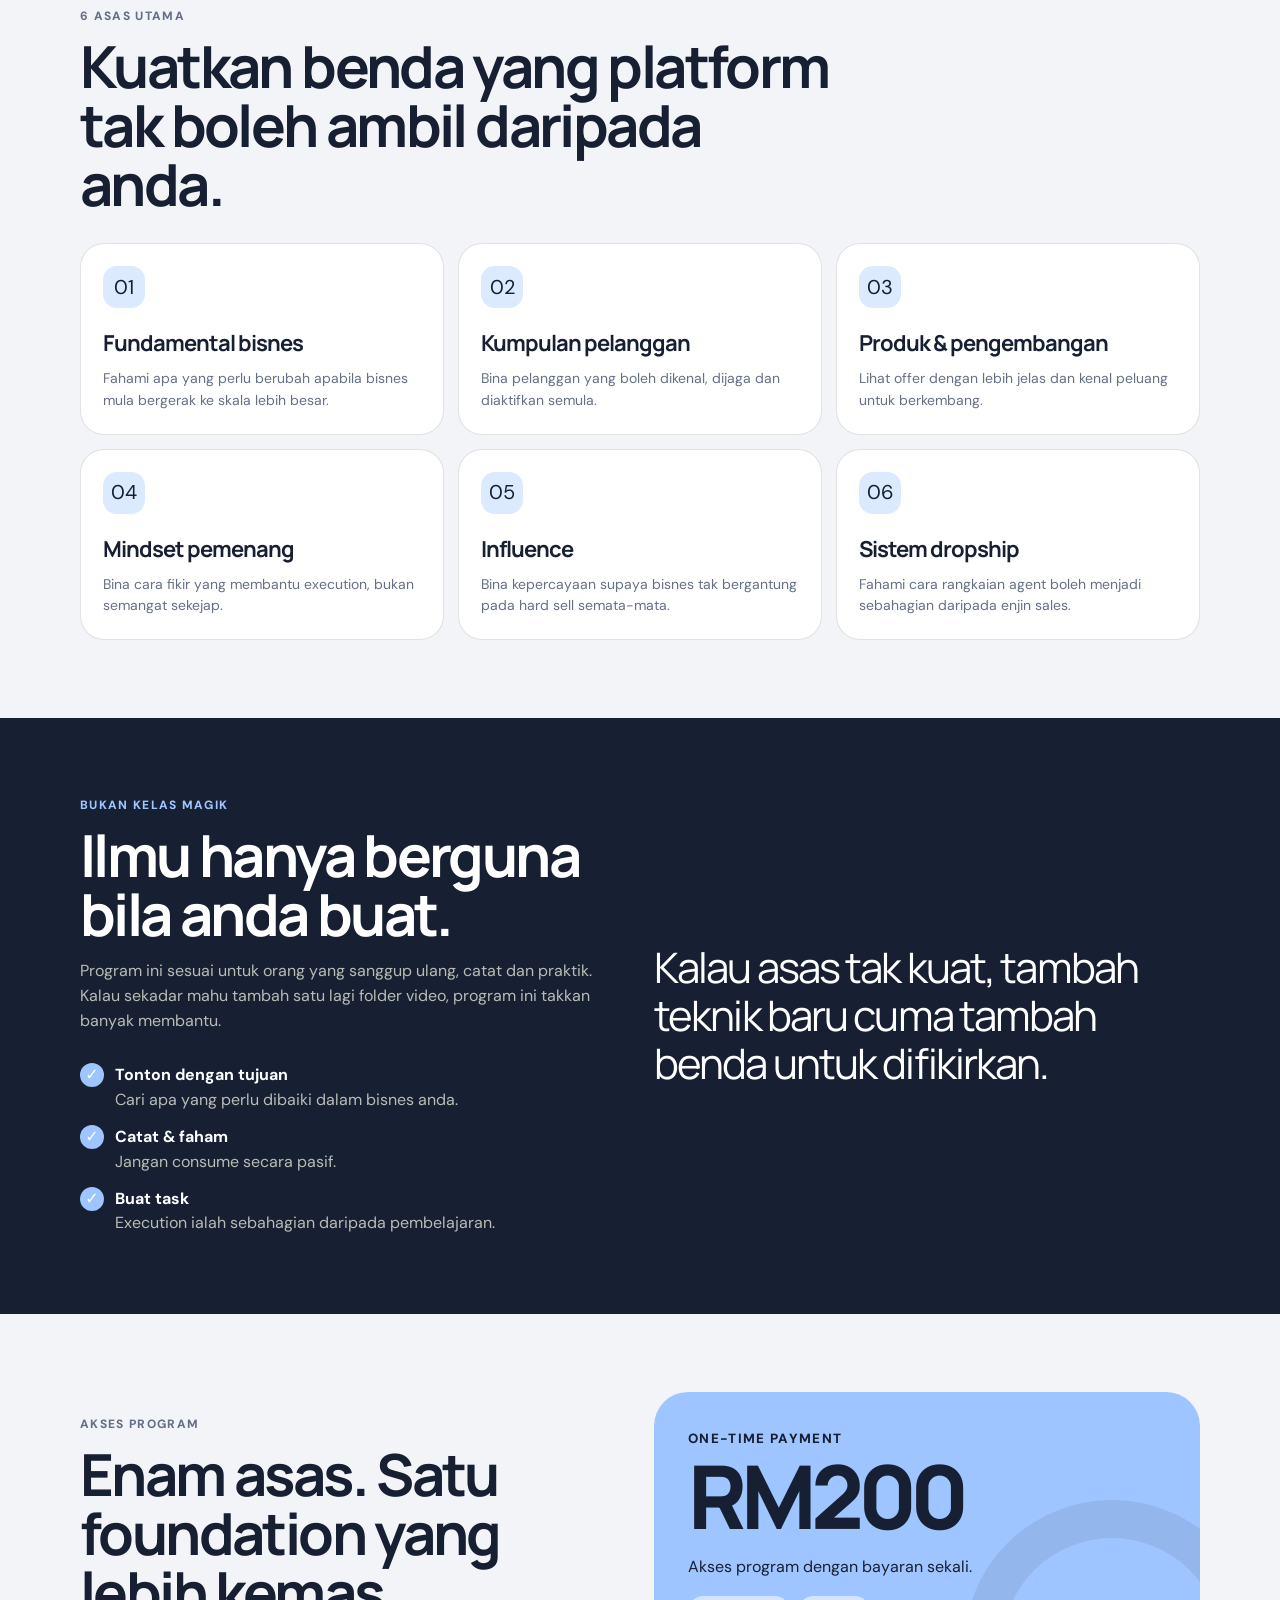
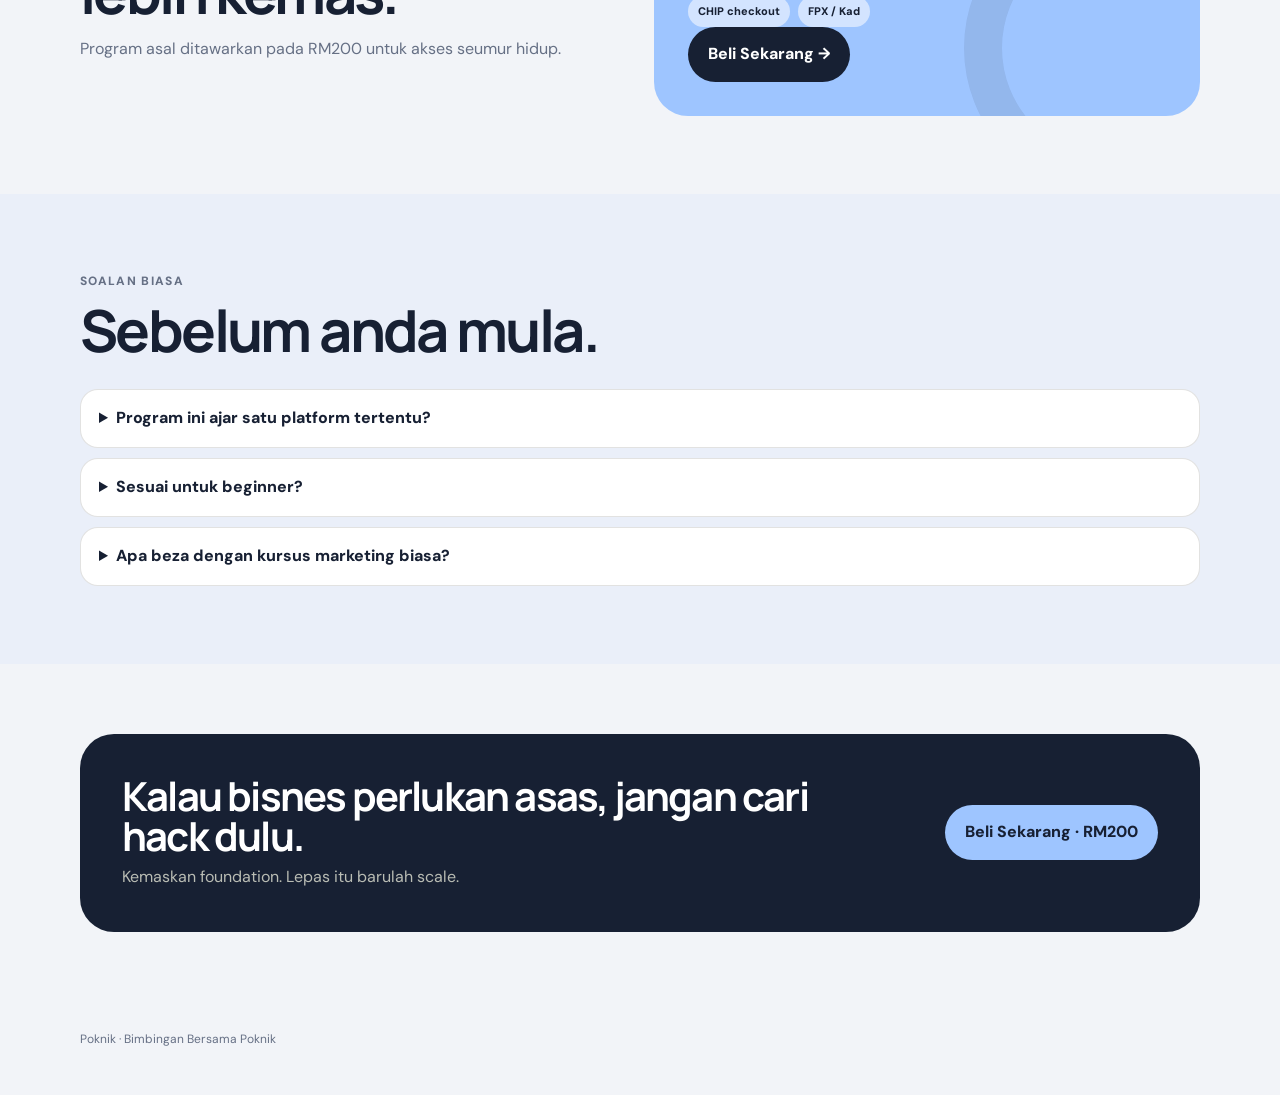
<file: produk/bimbingan-bisnes/index.html>
<!doctype html><html lang="ms"><head><meta charset="utf-8"><meta name="viewport" content="width=device-width,initial-scale=1"><meta name="theme-color" content="#172033"><meta name="description" content="Bimbingan Bersama Poknik — kukuhkan asas pelanggan, produk, influence, mindset dan sistem bisnes."><title>Bimbingan Bersama Poknik — Poknik</title><link rel="icon" href="../../assets/poknik-mark.svg" type="image/svg+xml"><link rel="stylesheet" href="../../assets/product.css"><link rel="stylesheet" href="../../assets/polish.css"><style>:root{--bg:#f2f4f8;--paper:#ffffff;--ink:#172033;--muted:#667085;--accent:#9ec5ff;--accent2:#dbeaff;--dark:#172033}</style></head><body><div class="topbar"><b>BIMBINGAN BERSAMA POKNIK</b> · Untuk peniaga yang dah cuba macam-macam tetapi masih stuck.</div><header><div class="wrap"><nav><a class="brand" href="../../"><img src="../../assets/poknik-logo.svg" alt="Poknik"></a><a class="back" href="../../#program">← Semua Program</a><a class="navcta buy-now" href="../../checkout/?product=bimbingan-bisnes">Beli Sekarang</a></nav></div></header><main><section class="hero"><div class="wrap hero-grid"><div><span class="eyebrow"><span class="pulse"></span> Foundation · pelanggan · growth</span><h1>Bisnes dah jalan, tapi rasa stuck? <em>Kuatkan asas dulu.</em></h1><p class="lead">Fahami enam asas penting supaya bisnes lebih jelas, lebih tersusun dan lebih bersedia untuk naik tahap.</p><div class="hero-actions"><a class="btn btn-primary" href="#silibus">Lihat 6 Asas Utama</a><a class="btn buy-now" href="../../checkout/?product=bimbingan-bisnes">Beli Sekarang · RM200</a></div></div><div class="hero-photo"><img src="../../assets/images/poknik/poknik-workshop-teaching.webp" alt="Poknik membimbing peserta dalam sesi workshop bisnes" loading="eager" fetchpriority="high" decoding="async"></div></div></section><section class="section alt"><div class="wrap"><div class="section-head"><div class="kicker">Kalau ini masalah anda</div><h2>Dah berniaga, tapi susah nak pecahkan tahap sekarang.</h2></div><div class="pain-grid"><div class="card"><div class="icon">↔</div><h3>Bisnes stuck</h3><p>Sales dan operasi masih di tahap yang sama walaupun dah lama mencuba.</p></div><div class="card"><div class="icon">↓</div><h3>Sales makin perlahan</h3><p>Bila market berubah, tak tahu bahagian mana yang patut dibaiki dulu.</p></div><div class="card"><div class="icon">⚠</div><h3>Untung makin nipis</h3><p>Revenue ada, tetapi pelanggan, offer atau sistem belum cukup kuat untuk berkembang.</p></div></div><figure class="stock-shot"><img src="../../assets/images/poknik/poknik-community-discussion.webp" alt="Poknik berbincang bersama komuniti usahawan" loading="lazy" decoding="async"><figcaption>Bimbingan yang fokus pada perbincangan, tindakan dan pembaikan sebenar.</figcaption></figure></div></section><section class="section" id="silibus"><div class="wrap"><div class="section-head"><div class="kicker">6 asas utama</div><h2>Kuatkan benda yang platform tak boleh ambil daripada anda.</h2></div><div class="module-grid"><div class="card"><div class="icon">01</div><h3>Fundamental bisnes</h3><p>Fahami apa yang perlu berubah apabila bisnes mula bergerak ke skala lebih besar.</p></div><div class="card"><div class="icon">02</div><h3>Kumpulan pelanggan</h3><p>Bina pelanggan yang boleh dikenal, dijaga dan diaktifkan semula.</p></div><div class="card"><div class="icon">03</div><h3>Produk & pengembangan</h3><p>Lihat offer dengan lebih jelas dan kenal peluang untuk berkembang.</p></div><div class="card"><div class="icon">04</div><h3>Mindset pemenang</h3><p>Bina cara fikir yang membantu execution, bukan semangat sekejap.</p></div><div class="card"><div class="icon">05</div><h3>Influence</h3><p>Bina kepercayaan supaya bisnes tak bergantung pada hard sell semata-mata.</p></div><div class="card"><div class="icon">06</div><h3>Sistem dropship</h3><p>Fahami cara rangkaian agent boleh menjadi sebahagian daripada enjin sales.</p></div></div></div></section><section class="section dark"><div class="wrap split"><div><div class="section-head"><div class="kicker">Bukan kelas magik</div><h2>Ilmu hanya berguna bila anda buat.</h2><p>Program ini sesuai untuk orang yang sanggup ulang, catat dan praktik. Kalau sekadar mahu tambah satu lagi folder video, program ini takkan banyak membantu.</p></div><div class="checklist"><div class="check"><i>✓</i><div><b>Tonton dengan tujuan</b><br><span class="muted">Cari apa yang perlu dibaiki dalam bisnes anda.</span></div></div><div class="check"><i>✓</i><div><b>Catat & faham</b><br><span class="muted">Jangan consume secara pasif.</span></div></div><div class="check"><i>✓</i><div><b>Buat task</b><br><span class="muted">Execution ialah sebahagian daripada pembelajaran.</span></div></div></div></div><div class="quote">Kalau asas tak kuat, tambah teknik baru cuma tambah benda untuk difikirkan.</div></div></section><section class="section" id="akses"><div class="wrap split"><div><div class="section-head"><div class="kicker">Akses program</div><h2>Enam asas. Satu foundation yang lebih kemas.</h2><p class="muted">Program asal ditawarkan pada RM200 untuk akses seumur hidup.</p></div></div><div class="pricebox"><small style="font-weight:800;text-transform:uppercase;letter-spacing:.1em">One-time payment</small><div class="price">RM200</div><p>Akses program dengan bayaran sekali.</p><div class="checkout-trust"><span>CHIP checkout</span><span>FPX / Kad</span></div><a class="btn buy-now" href="../../checkout/?product=bimbingan-bisnes">Beli Sekarang →</a></div></div></section><section class="section alt"><div class="wrap"><div class="section-head"><div class="kicker">Soalan biasa</div><h2>Sebelum anda mula.</h2></div><div class="faq"><details><summary>Program ini ajar satu platform tertentu?</summary><p>Tidak. Fokusnya pada asas bisnes yang boleh digunakan merentasi produk, niche dan platform.</p></details><details><summary>Sesuai untuk beginner?</summary><p>Ia paling relevan untuk orang yang sudah berniaga dan mahu kemaskan foundation supaya lebih mudah berkembang.</p></details><details><summary>Apa beza dengan kursus marketing biasa?</summary><p>Program ini melihat bisnes secara lebih menyeluruh: pelanggan, produk, influence, mindset dan sistem agent.</p></details></div></div></section><section class="final"><div class="wrap"><div class="finalbox"><div><h2 style="margin:0;font-size:40px">Kalau bisnes perlukan asas, jangan cari hack dulu.</h2><p>Kemaskan foundation. Lepas itu barulah scale.</p></div><a class="btn btn-accent" href="../../checkout/?product=bimbingan-bisnes">Beli Sekarang · RM200</a></div></div></section></main><div class="sticky-buy"><a class="btn" href="../../checkout/?product=bimbingan-bisnes">Beli Sekarang · RM200</a></div><footer><div class="wrap">Poknik · Bimbingan Bersama Poknik</div></footer></body></html>
</file>
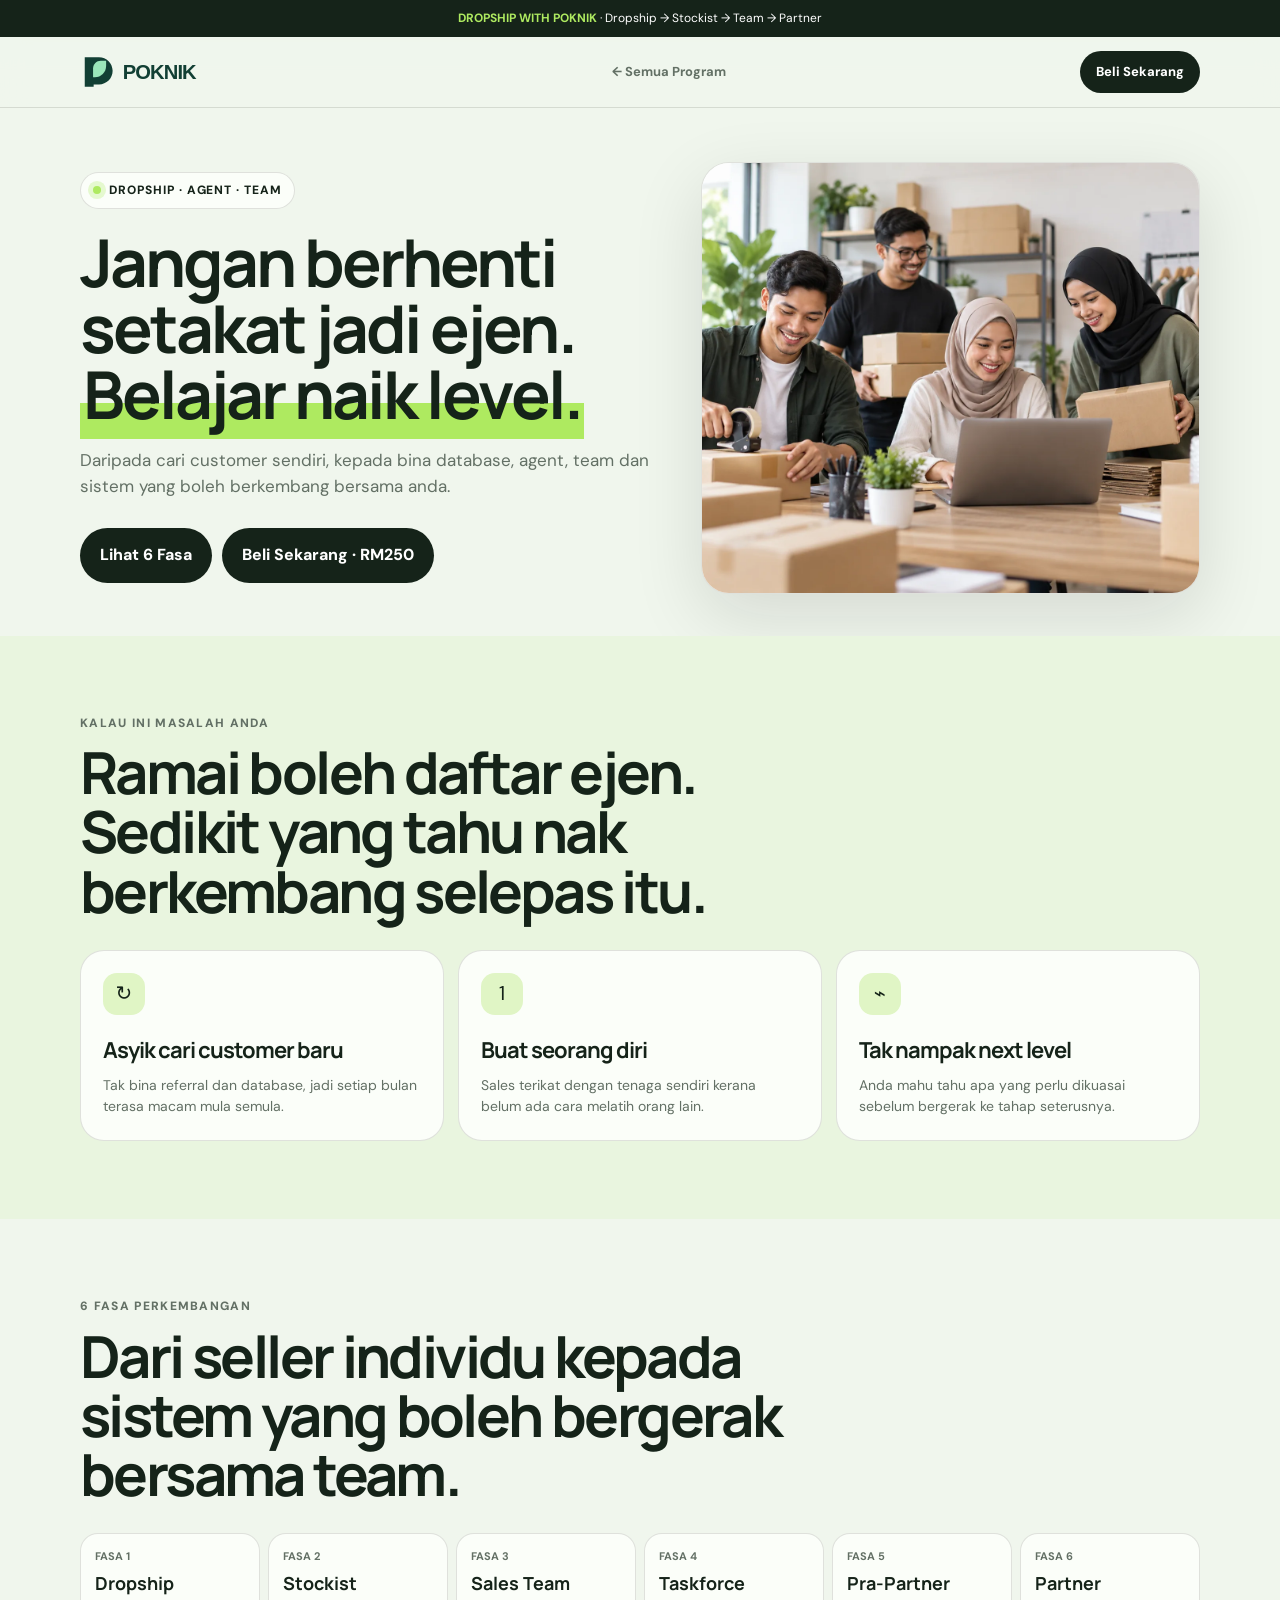
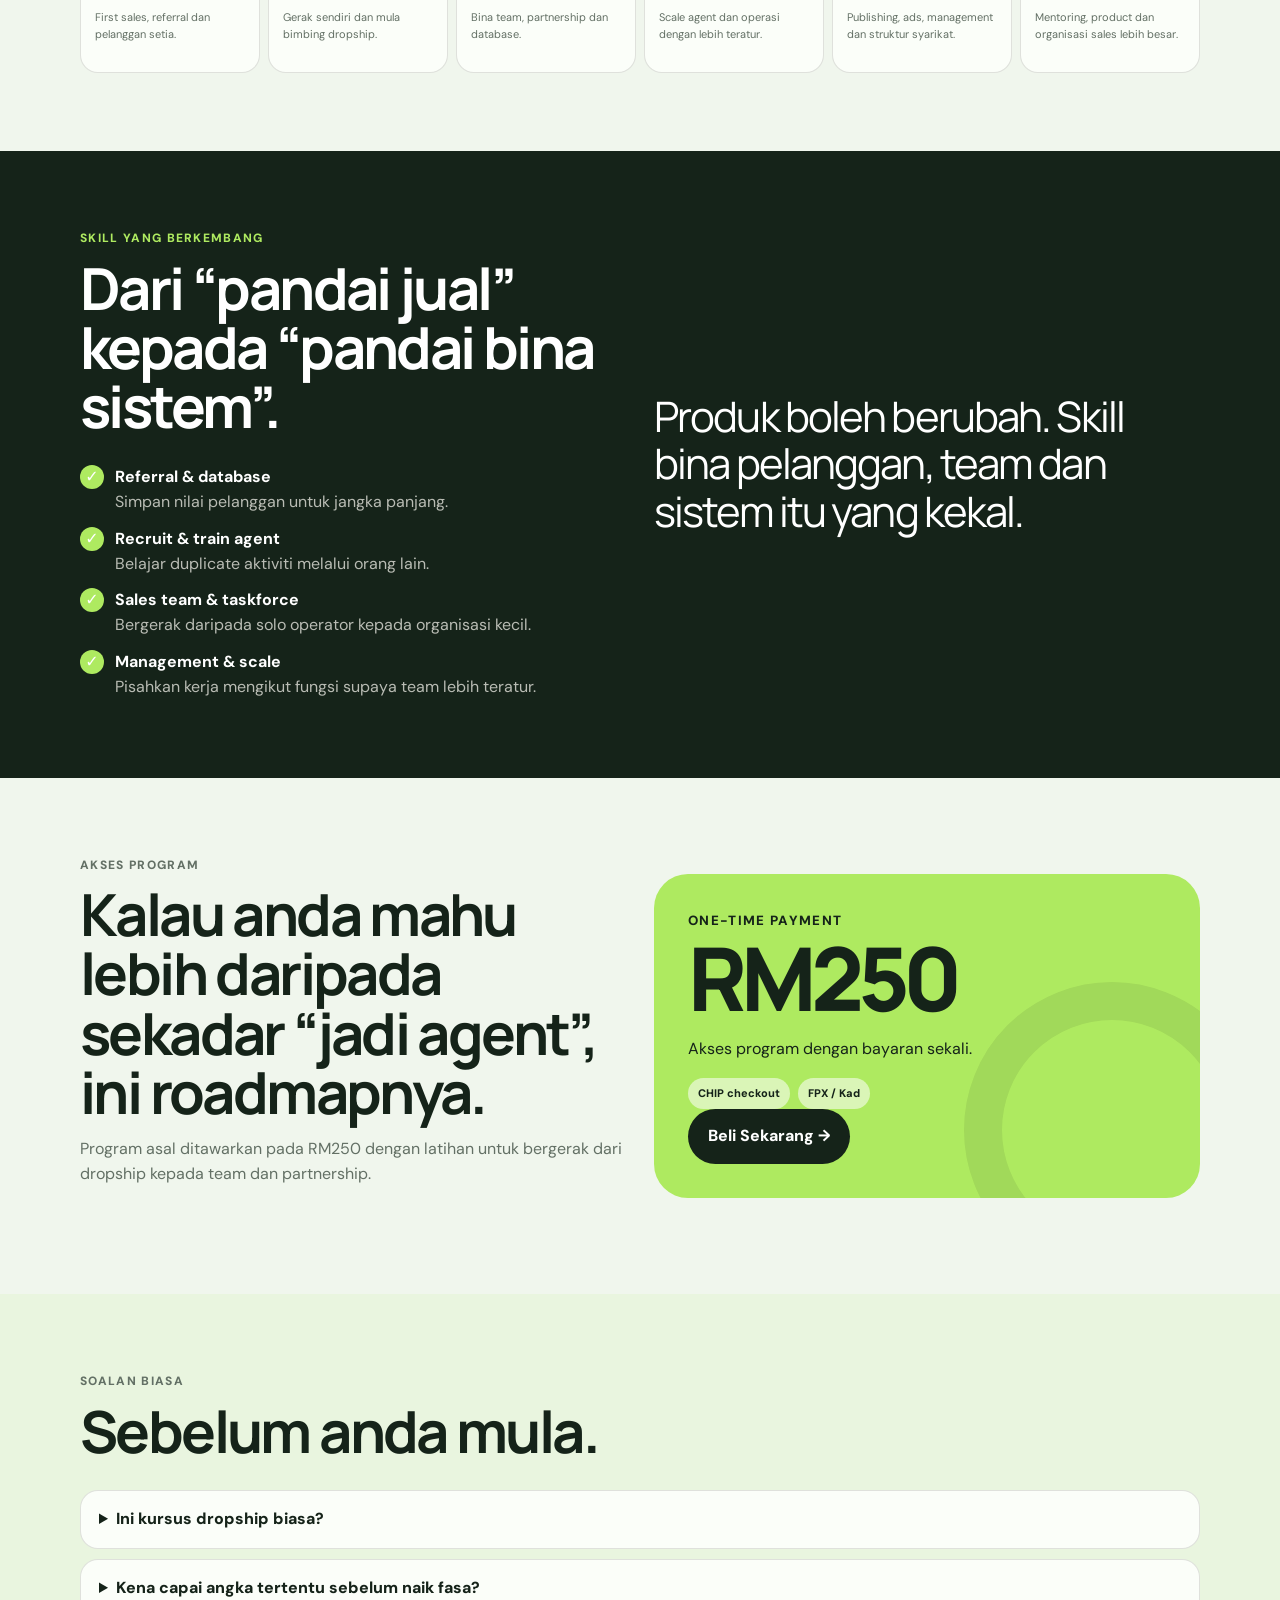
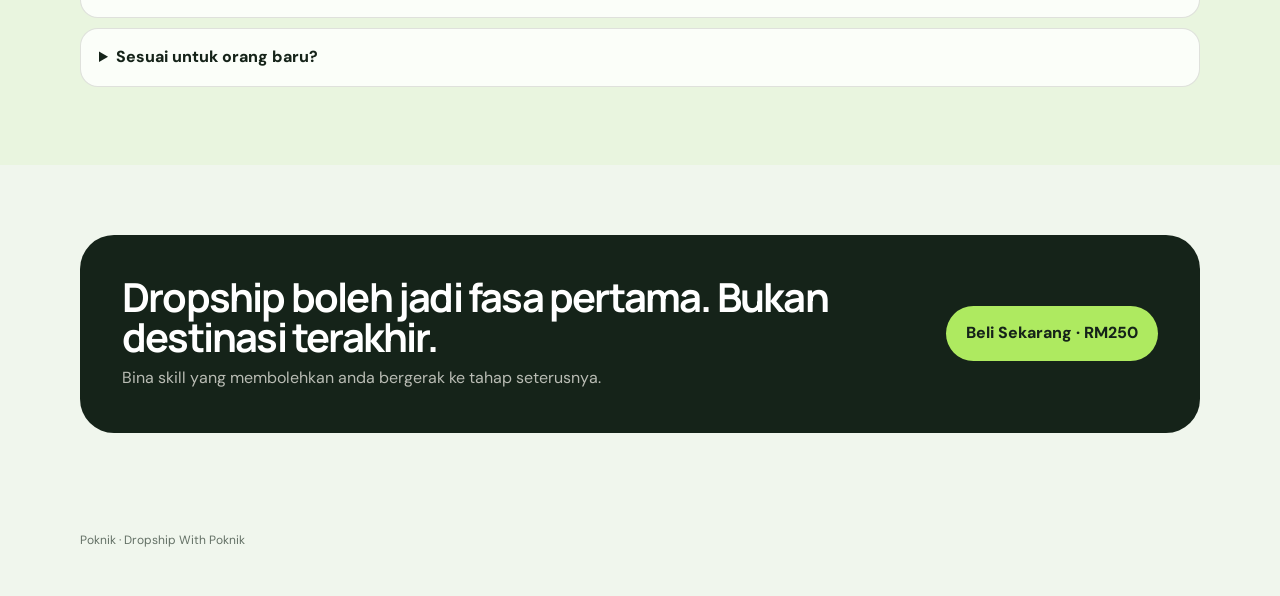
<file: produk/dropship-with-poknik/index.html>
<!doctype html><html lang="ms"><head><meta charset="utf-8"><meta name="viewport" content="width=device-width,initial-scale=1"><meta name="theme-color" content="#152319"><meta name="description" content="Dropship With Poknik — roadmap daripada dropship kepada stokis, team dan partnership."><title>Dropship With Poknik — Poknik</title><link rel="icon" href="../../assets/poknik-mark.svg" type="image/svg+xml"><link rel="stylesheet" href="../../assets/product.css"><link rel="stylesheet" href="../../assets/polish.css"><style>:root{--bg:#f0f6ed;--paper:#fbfef9;--ink:#152319;--muted:#637065;--accent:#aeea60;--accent2:#e0f5c5;--dark:#152319}</style></head><body><div class="topbar"><b>DROPSHIP WITH POKNIK</b> · Dropship → Stockist → Team → Partner</div><header><div class="wrap"><nav><a class="brand" href="../../"><img src="../../assets/poknik-logo.svg" alt="Poknik"></a><a class="back" href="../../#program">← Semua Program</a><a class="navcta buy-now" href="../../checkout/?product=dropship-with-poknik">Beli Sekarang</a></nav></div></header><main><section class="hero"><div class="wrap hero-grid"><div><span class="eyebrow"><span class="pulse"></span> Dropship · agent · team</span><h1>Jangan berhenti setakat jadi ejen. <em>Belajar naik level.</em></h1><p class="lead">Daripada cari customer sendiri, kepada bina database, agent, team dan sistem yang boleh berkembang bersama anda.</p><div class="hero-actions"><a class="btn btn-primary" href="#roadmap">Lihat 6 Fasa</a><a class="btn buy-now" href="../../checkout/?product=dropship-with-poknik">Beli Sekarang · RM250</a></div></div><div class="hero-photo"><img src="../../assets/images/products/dropship-with-poknik.webp" alt="Team ecommerce mengurus dan membungkus pesanan" loading="eager" fetchpriority="high" decoding="async"></div></div></section><section class="section alt"><div class="wrap"><div class="section-head"><div class="kicker">Kalau ini masalah anda</div><h2>Ramai boleh daftar ejen. Sedikit yang tahu nak berkembang selepas itu.</h2></div><div class="pain-grid"><div class="card"><div class="icon">↻</div><h3>Asyik cari customer baru</h3><p>Tak bina referral dan database, jadi setiap bulan terasa macam mula semula.</p></div><div class="card"><div class="icon">1</div><h3>Buat seorang diri</h3><p>Sales terikat dengan tenaga sendiri kerana belum ada cara melatih orang lain.</p></div><div class="card"><div class="icon">⌁</div><h3>Tak nampak next level</h3><p>Anda mahu tahu apa yang perlu dikuasai sebelum bergerak ke tahap seterusnya.</p></div></div></div></section><section class="section" id="roadmap"><div class="wrap"><div class="section-head"><div class="kicker">6 fasa perkembangan</div><h2>Dari seller individu kepada sistem yang boleh bergerak bersama team.</h2></div><div class="roadmap"><div class="node"><b>FASA 1</b><strong>Dropship</strong><p>First sales, referral dan pelanggan setia.</p></div><div class="node"><b>FASA 2</b><strong>Stockist</strong><p>Gerak sendiri dan mula bimbing dropship.</p></div><div class="node"><b>FASA 3</b><strong>Sales Team</strong><p>Bina team, partnership dan database.</p></div><div class="node"><b>FASA 4</b><strong>Taskforce</strong><p>Scale agent dan operasi dengan lebih teratur.</p></div><div class="node"><b>FASA 5</b><strong>Pra-Partner</strong><p>Publishing, ads, management dan struktur syarikat.</p></div><div class="node"><b>FASA 6</b><strong>Partner</strong><p>Mentoring, product dan organisasi sales lebih besar.</p></div></div></div></section><section class="section dark"><div class="wrap split"><div><div class="section-head"><div class="kicker">Skill yang berkembang</div><h2>Dari “pandai jual” kepada “pandai bina sistem”.</h2></div><div class="checklist"><div class="check"><i>✓</i><div><b>Referral & database</b><br><span class="muted">Simpan nilai pelanggan untuk jangka panjang.</span></div></div><div class="check"><i>✓</i><div><b>Recruit & train agent</b><br><span class="muted">Belajar duplicate aktiviti melalui orang lain.</span></div></div><div class="check"><i>✓</i><div><b>Sales team & taskforce</b><br><span class="muted">Bergerak daripada solo operator kepada organisasi kecil.</span></div></div><div class="check"><i>✓</i><div><b>Management & scale</b><br><span class="muted">Pisahkan kerja mengikut fungsi supaya team lebih teratur.</span></div></div></div></div><div class="quote">Produk boleh berubah. Skill bina pelanggan, team dan sistem itu yang kekal.</div></div></section><section class="section" id="akses"><div class="wrap split"><div><div class="section-head"><div class="kicker">Akses program</div><h2>Kalau anda mahu lebih daripada sekadar “jadi agent”, ini roadmapnya.</h2><p class="muted">Program asal ditawarkan pada RM250 dengan latihan untuk bergerak dari dropship kepada team dan partnership.</p></div></div><div class="pricebox"><small style="font-weight:800;text-transform:uppercase;letter-spacing:.1em">One-time payment</small><div class="price">RM250</div><p>Akses program dengan bayaran sekali.</p><div class="checkout-trust"><span>CHIP checkout</span><span>FPX / Kad</span></div><a class="btn buy-now" href="../../checkout/?product=dropship-with-poknik">Beli Sekarang →</a></div></div></section><section class="section alt"><div class="wrap"><div class="section-head"><div class="kicker">Soalan biasa</div><h2>Sebelum anda mula.</h2></div><div class="faq"><details><summary>Ini kursus dropship biasa?</summary><p>Perbezaan utamanya ialah progression. Fokus bukan berhenti pada first sale, tetapi bergerak kepada database, agent, team dan sistem.</p></details><details><summary>Kena capai angka tertentu sebelum naik fasa?</summary><p>Gunakan milestone sebagai panduan perkembangan, bukan jaminan pendapatan. Yang penting ialah skill pada setiap tahap.</p></details><details><summary>Sesuai untuk orang baru?</summary><p>Ya jika anda mahu memahami perjalanan dari asas. Fokus satu fasa pada satu masa.</p></details></div></div></section><section class="final"><div class="wrap"><div class="finalbox"><div><h2 style="margin:0;font-size:40px">Dropship boleh jadi fasa pertama. Bukan destinasi terakhir.</h2><p>Bina skill yang membolehkan anda bergerak ke tahap seterusnya.</p></div><a class="btn btn-accent" href="../../checkout/?product=dropship-with-poknik">Beli Sekarang · RM250</a></div></div></section></main><div class="sticky-buy"><a class="btn" href="../../checkout/?product=dropship-with-poknik">Beli Sekarang · RM250</a></div><footer><div class="wrap">Poknik · Dropship With Poknik</div></footer></body></html>
</file>
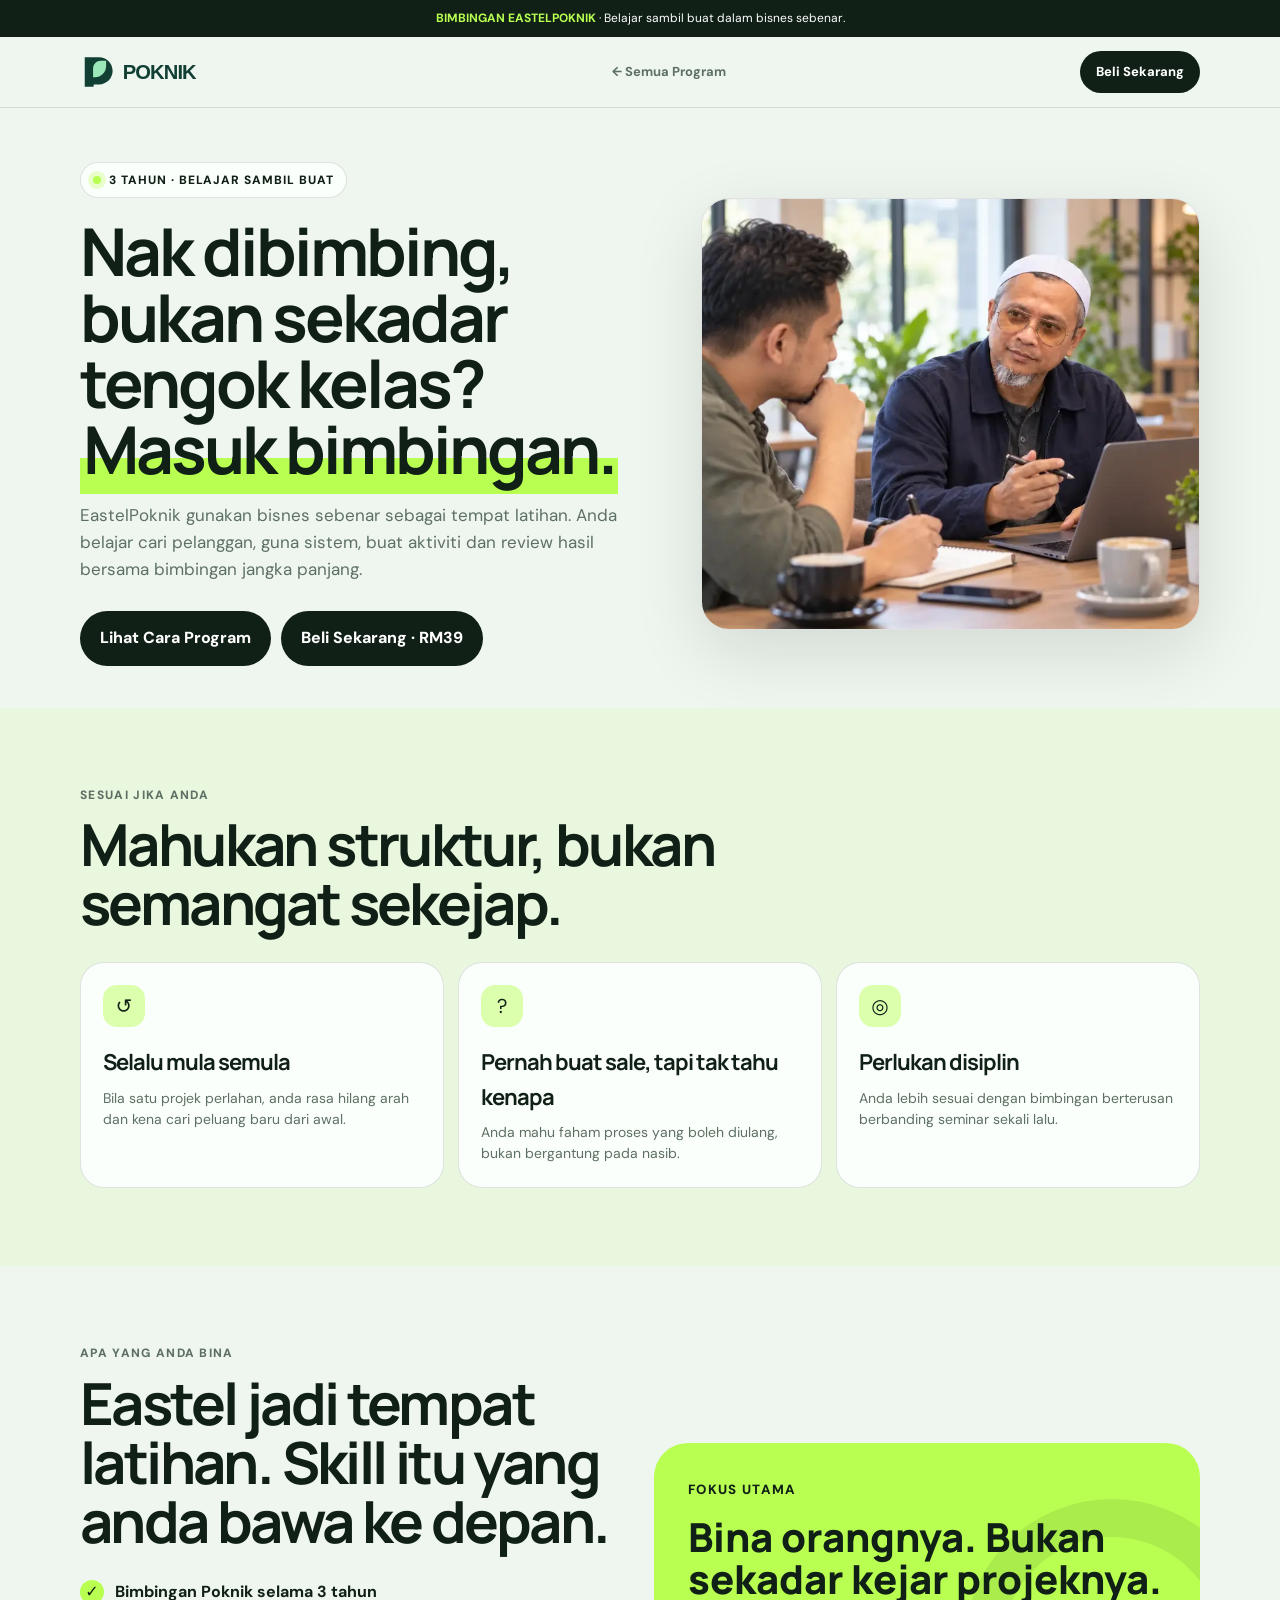
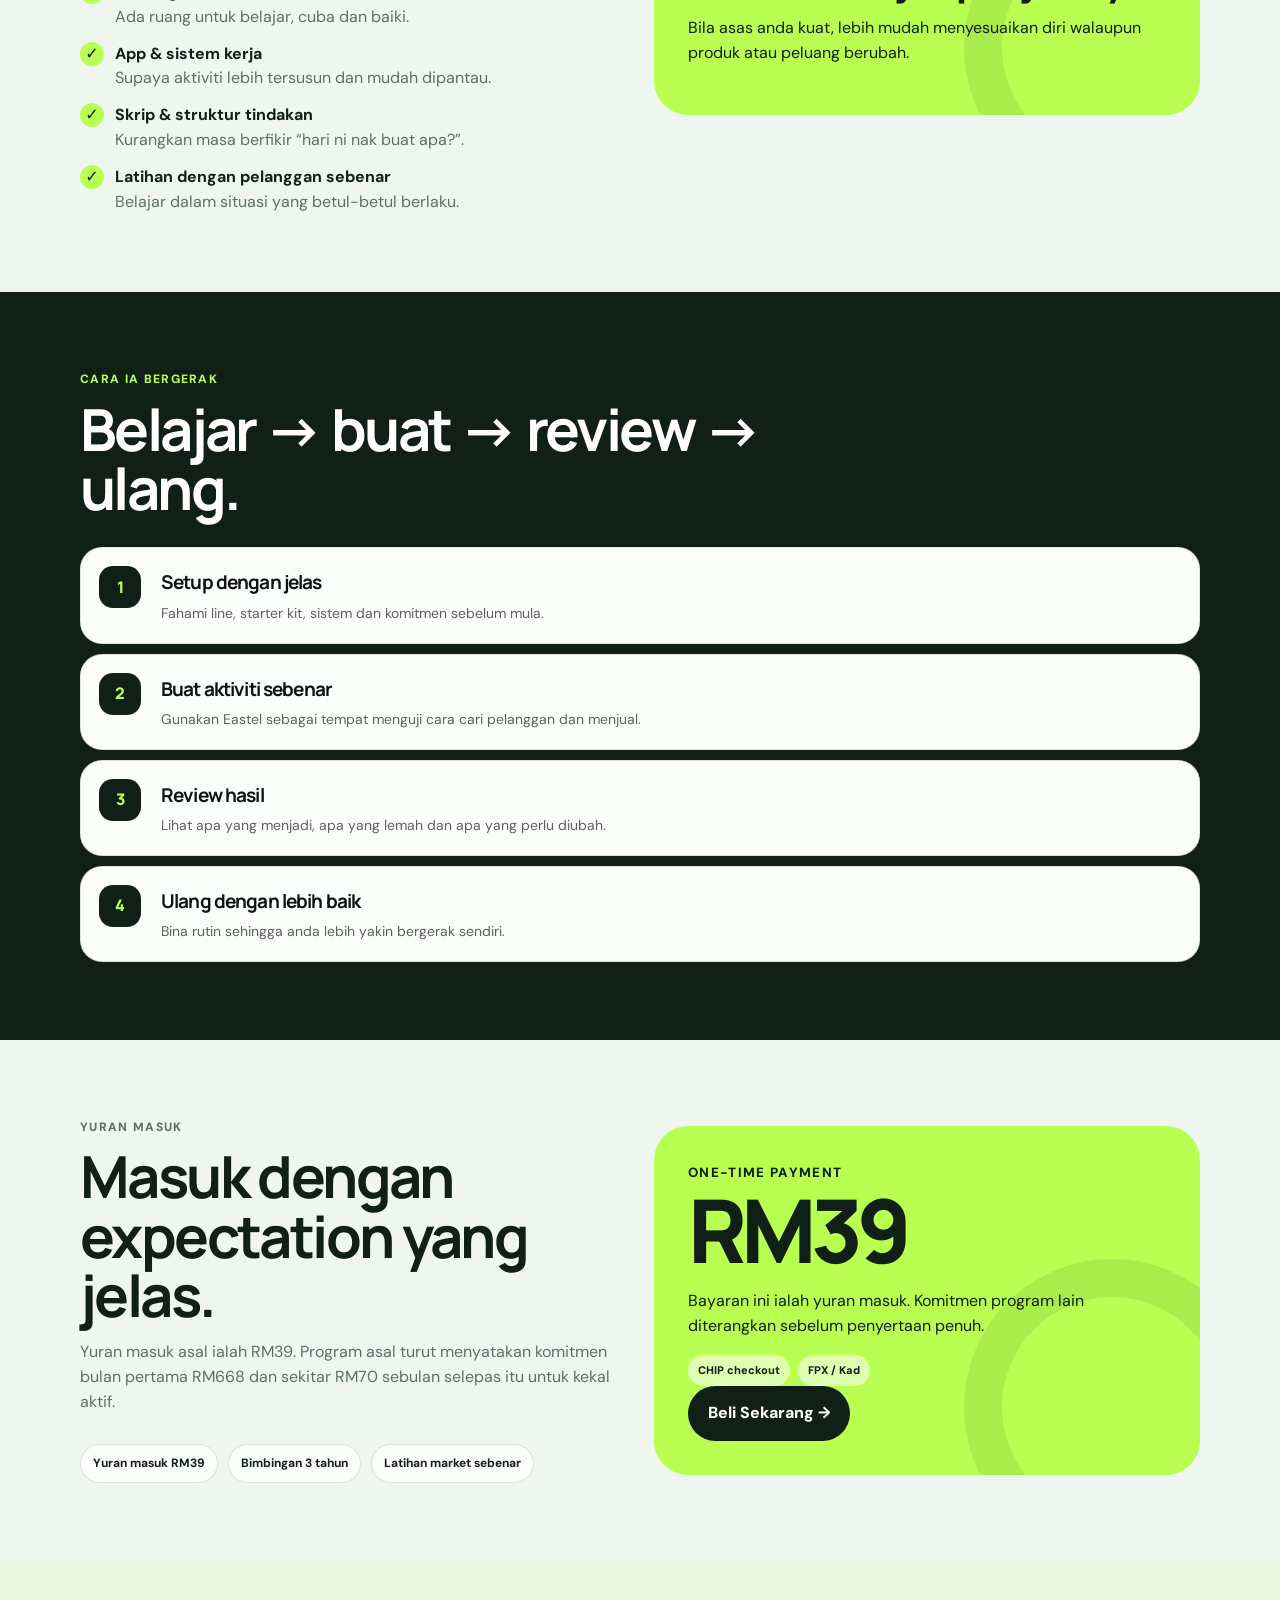
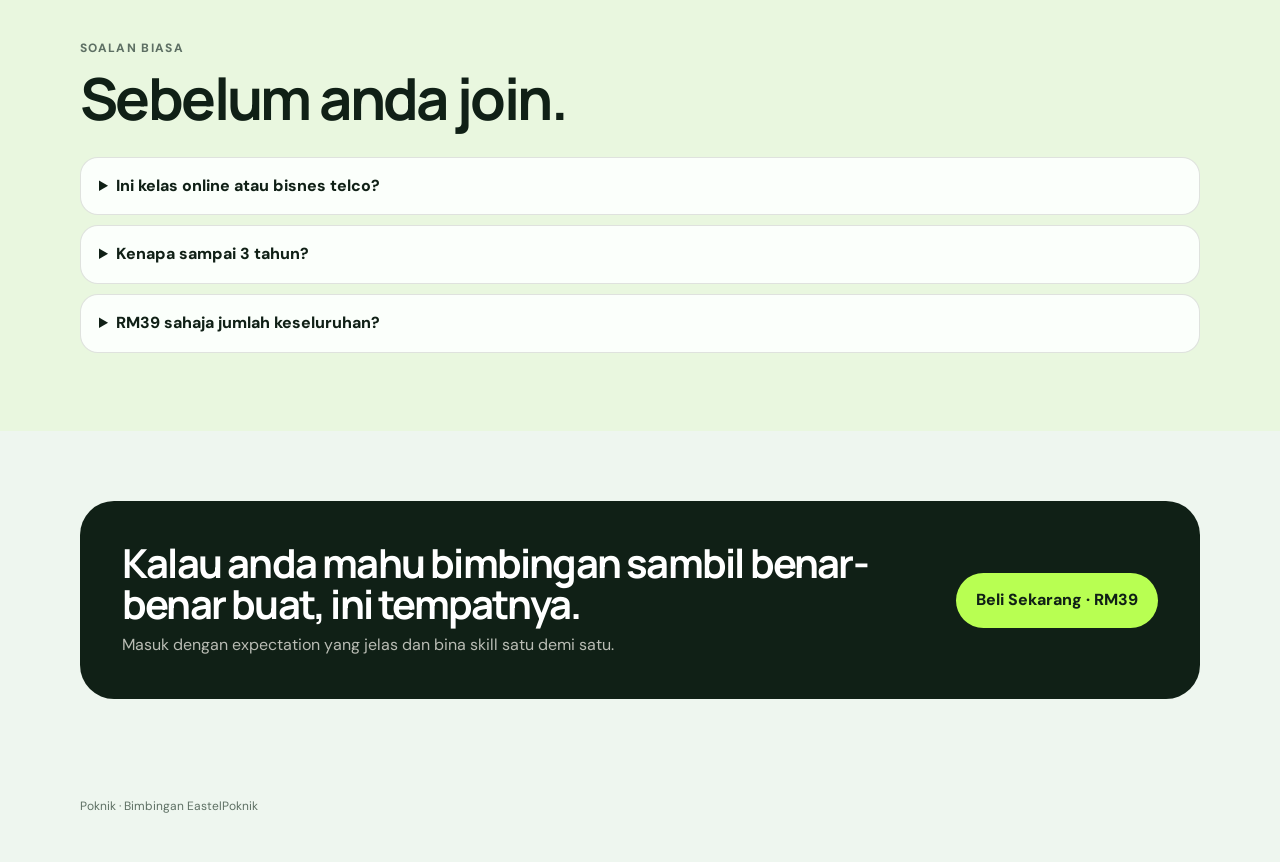
<file: produk/eastelpoknik/index.html>
<!doctype html><html lang="ms"><head><meta charset="utf-8"><meta name="viewport" content="width=device-width,initial-scale=1"><meta name="theme-color" content="#102016"><meta name="description" content="Bimbingan EastelPoknik — bimbingan 3 tahun menggunakan bisnes sebenar sebagai tempat belajar dan bina skill."><title>Bimbingan EastelPoknik — Poknik</title><link rel="icon" href="../../assets/poknik-mark.svg" type="image/svg+xml"><link rel="stylesheet" href="../../assets/product.css"><link rel="stylesheet" href="../../assets/polish.css"><style>:root{--bg:#eef6ef;--paper:#fbfffb;--ink:#102016;--muted:#5e7064;--accent:#b8ff52;--accent2:#dcffad;--dark:#102016}</style></head><body><div class="topbar"><b>BIMBINGAN EASTELPOKNIK</b> · Belajar sambil buat dalam bisnes sebenar.</div><header><div class="wrap"><nav><a class="brand" href="../../"><img src="../../assets/poknik-logo.svg" alt="Poknik"></a><a class="back" href="../../#program">← Semua Program</a><a class="navcta buy-now" href="../../checkout/?product=eastelpoknik">Beli Sekarang</a></nav></div></header><main><section class="hero"><div class="wrap hero-grid"><div><span class="eyebrow"><span class="pulse"></span> 3 tahun · belajar sambil buat</span><h1>Nak dibimbing, bukan sekadar tengok kelas? <em>Masuk bimbingan.</em></h1><p class="lead">EastelPoknik gunakan bisnes sebenar sebagai tempat latihan. Anda belajar cari pelanggan, guna sistem, buat aktiviti dan review hasil bersama bimbingan jangka panjang.</p><div class="hero-actions"><a class="btn btn-primary" href="#cara">Lihat Cara Program</a><a class="btn buy-now" href="../../checkout/?product=eastelpoknik">Beli Sekarang · RM39</a></div></div><div class="hero-photo"><img src="../../assets/images/poknik/poknik-one-to-one-coaching.webp" alt="Poknik dalam sesi bimbingan bisnes satu ke satu" loading="eager" fetchpriority="high" decoding="async"></div></div></section><section class="section alt"><div class="wrap"><div class="section-head"><div class="kicker">Sesuai jika anda</div><h2>Mahukan struktur, bukan semangat sekejap.</h2></div><div class="pain-grid"><div class="card"><div class="icon">↺</div><h3>Selalu mula semula</h3><p>Bila satu projek perlahan, anda rasa hilang arah dan kena cari peluang baru dari awal.</p></div><div class="card"><div class="icon">?</div><h3>Pernah buat sale, tapi tak tahu kenapa</h3><p>Anda mahu faham proses yang boleh diulang, bukan bergantung pada nasib.</p></div><div class="card"><div class="icon">◎</div><h3>Perlukan disiplin</h3><p>Anda lebih sesuai dengan bimbingan berterusan berbanding seminar sekali lalu.</p></div></div></div></section><section class="section" id="cara"><div class="wrap split"><div><div class="section-head"><div class="kicker">Apa yang anda bina</div><h2>Eastel jadi tempat latihan. Skill itu yang anda bawa ke depan.</h2></div><div class="checklist"><div class="check"><i>✓</i><div><b>Bimbingan Poknik selama 3 tahun</b><br><span class="muted">Ada ruang untuk belajar, cuba dan baiki.</span></div></div><div class="check"><i>✓</i><div><b>App & sistem kerja</b><br><span class="muted">Supaya aktiviti lebih tersusun dan mudah dipantau.</span></div></div><div class="check"><i>✓</i><div><b>Skrip & struktur tindakan</b><br><span class="muted">Kurangkan masa berfikir “hari ni nak buat apa?”.</span></div></div><div class="check"><i>✓</i><div><b>Latihan dengan pelanggan sebenar</b><br><span class="muted">Belajar dalam situasi yang betul-betul berlaku.</span></div></div></div></div><div class="pricebox"><small style="font-weight:800;text-transform:uppercase;letter-spacing:.1em">Fokus utama</small><div style="font-family:'Manrope';font-size:40px;font-weight:800;line-height:1.05;margin:14px 0">Bina orangnya. Bukan sekadar kejar projeknya.</div><p>Bila asas anda kuat, lebih mudah menyesuaikan diri walaupun produk atau peluang berubah.</p></div></div></section><section class="section dark"><div class="wrap"><div class="section-head"><div class="kicker">Cara ia bergerak</div><h2>Belajar → buat → review → ulang.</h2></div><div class="steps"><div class="step"><div><h3>Setup dengan jelas</h3><p>Fahami line, starter kit, sistem dan komitmen sebelum mula.</p></div></div><div class="step"><div><h3>Buat aktiviti sebenar</h3><p>Gunakan Eastel sebagai tempat menguji cara cari pelanggan dan menjual.</p></div></div><div class="step"><div><h3>Review hasil</h3><p>Lihat apa yang menjadi, apa yang lemah dan apa yang perlu diubah.</p></div></div><div class="step"><div><h3>Ulang dengan lebih baik</h3><p>Bina rutin sehingga anda lebih yakin bergerak sendiri.</p></div></div></div></div></section><section class="section" id="harga"><div class="wrap split"><div><div class="section-head"><div class="kicker">Yuran masuk</div><h2>Masuk dengan expectation yang jelas.</h2><p class="muted">Yuran masuk asal ialah RM39. Program asal turut menyatakan komitmen bulan pertama RM668 dan sekitar RM70 sebulan selepas itu untuk kekal aktif.</p></div><div class="proof-strip"><span class="proof-pill">Yuran masuk RM39</span><span class="proof-pill">Bimbingan 3 tahun</span><span class="proof-pill">Latihan market sebenar</span></div></div><div class="pricebox"><small style="font-weight:800;text-transform:uppercase;letter-spacing:.1em">One-time payment</small><div class="price">RM39</div><p>Bayaran ini ialah yuran masuk. Komitmen program lain diterangkan sebelum penyertaan penuh.</p><div class="checkout-trust"><span>CHIP checkout</span><span>FPX / Kad</span></div><a class="btn buy-now" href="../../checkout/?product=eastelpoknik">Beli Sekarang →</a></div></div></section><section class="section alt"><div class="wrap"><div class="section-head"><div class="kicker">Soalan biasa</div><h2>Sebelum anda join.</h2></div><div class="faq"><details><summary>Ini kelas online atau bisnes telco?</summary><p>Kedua-duanya berkait. Eastel digunakan sebagai projek latihan supaya pembelajaran terus dipraktikkan dalam bisnes sebenar.</p></details><details><summary>Kenapa sampai 3 tahun?</summary><p>Kerana fokusnya bukan sekadar faham teori, tetapi bina skill, rutin dan keyakinan melalui practice berulang.</p></details><details><summary>RM39 sahaja jumlah keseluruhan?</summary><p>Tidak. RM39 ialah yuran masuk. Program asal menyatakan komitmen tambahan untuk line dan starter kit.</p></details></div></div></section><section class="final"><div class="wrap"><div class="finalbox"><div><h2 style="margin:0;font-size:40px">Kalau anda mahu bimbingan sambil benar-benar buat, ini tempatnya.</h2><p>Masuk dengan expectation yang jelas dan bina skill satu demi satu.</p></div><a class="btn btn-accent" href="../../checkout/?product=eastelpoknik">Beli Sekarang · RM39</a></div></div></section></main><div class="sticky-buy"><a class="btn" href="../../checkout/?product=eastelpoknik">Beli Sekarang · RM39</a></div><footer><div class="wrap">Poknik · Bimbingan EastelPoknik</div></footer></body></html>
</file>
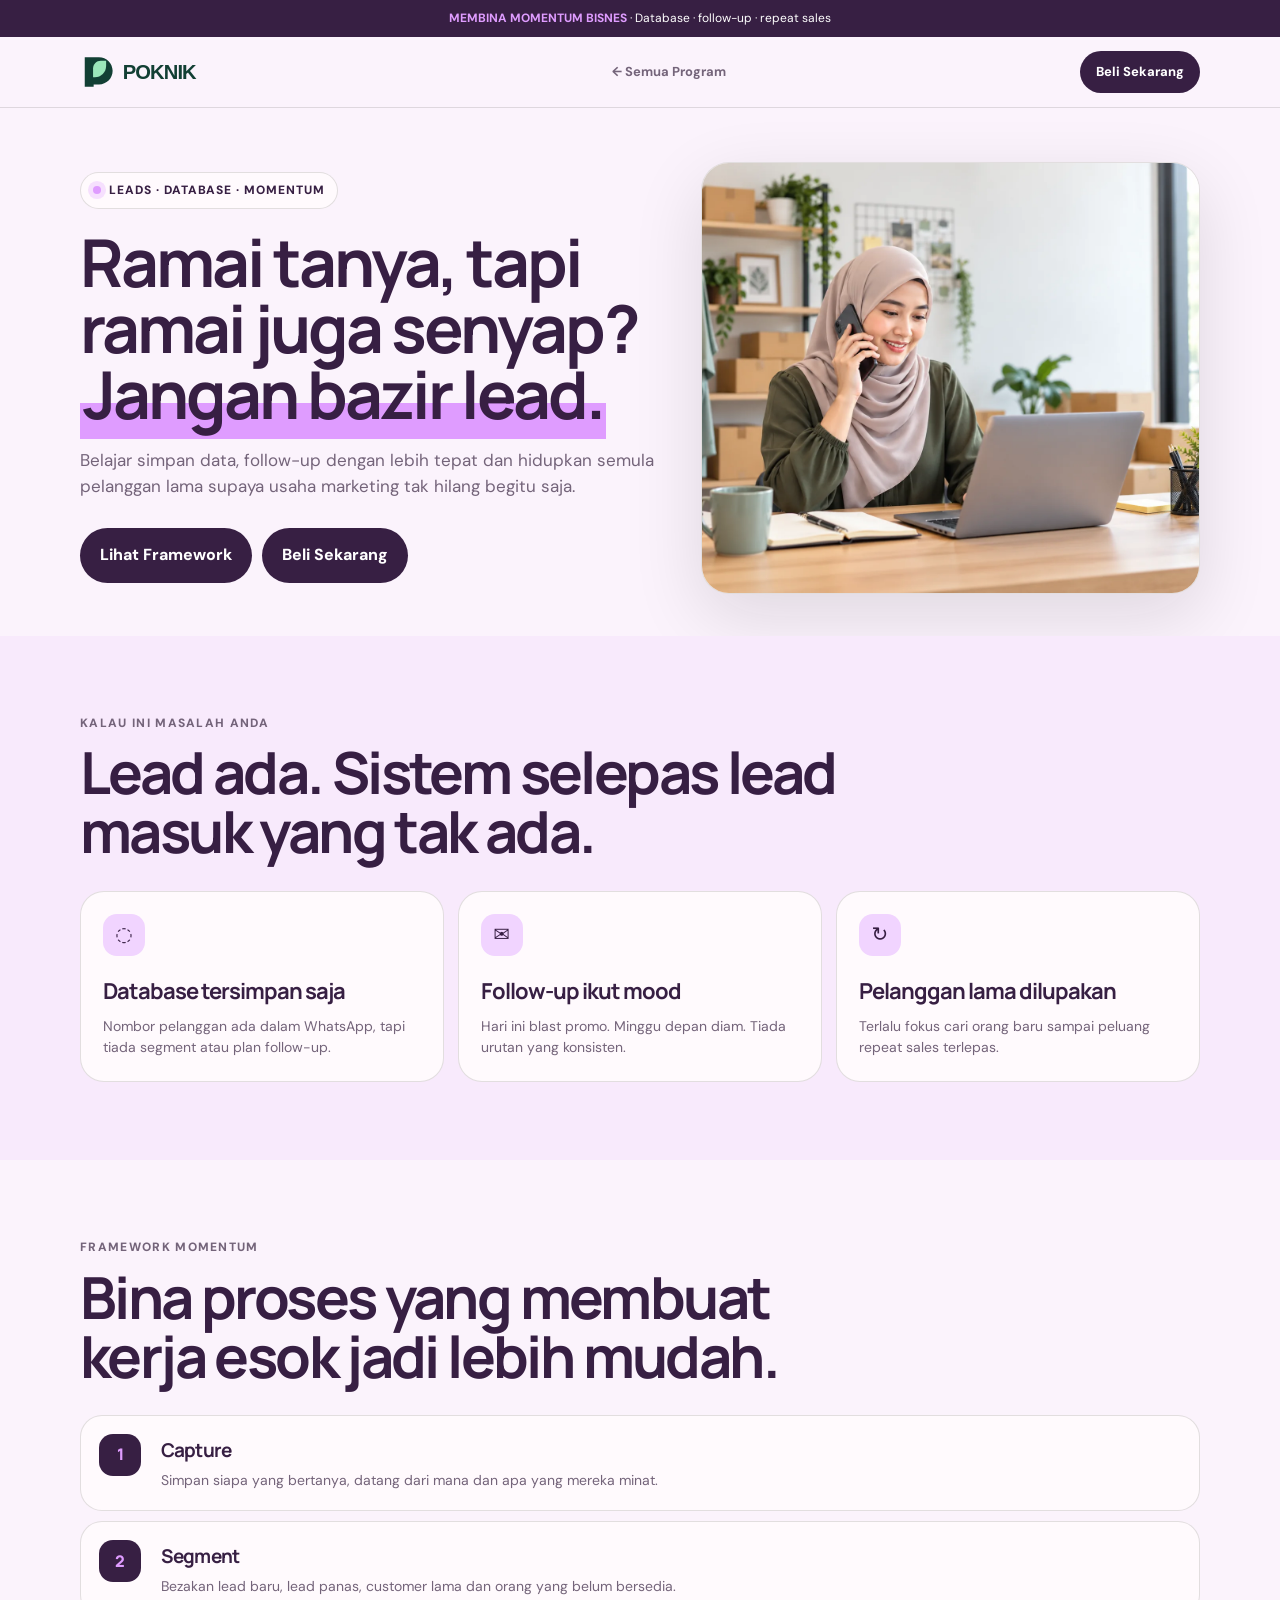
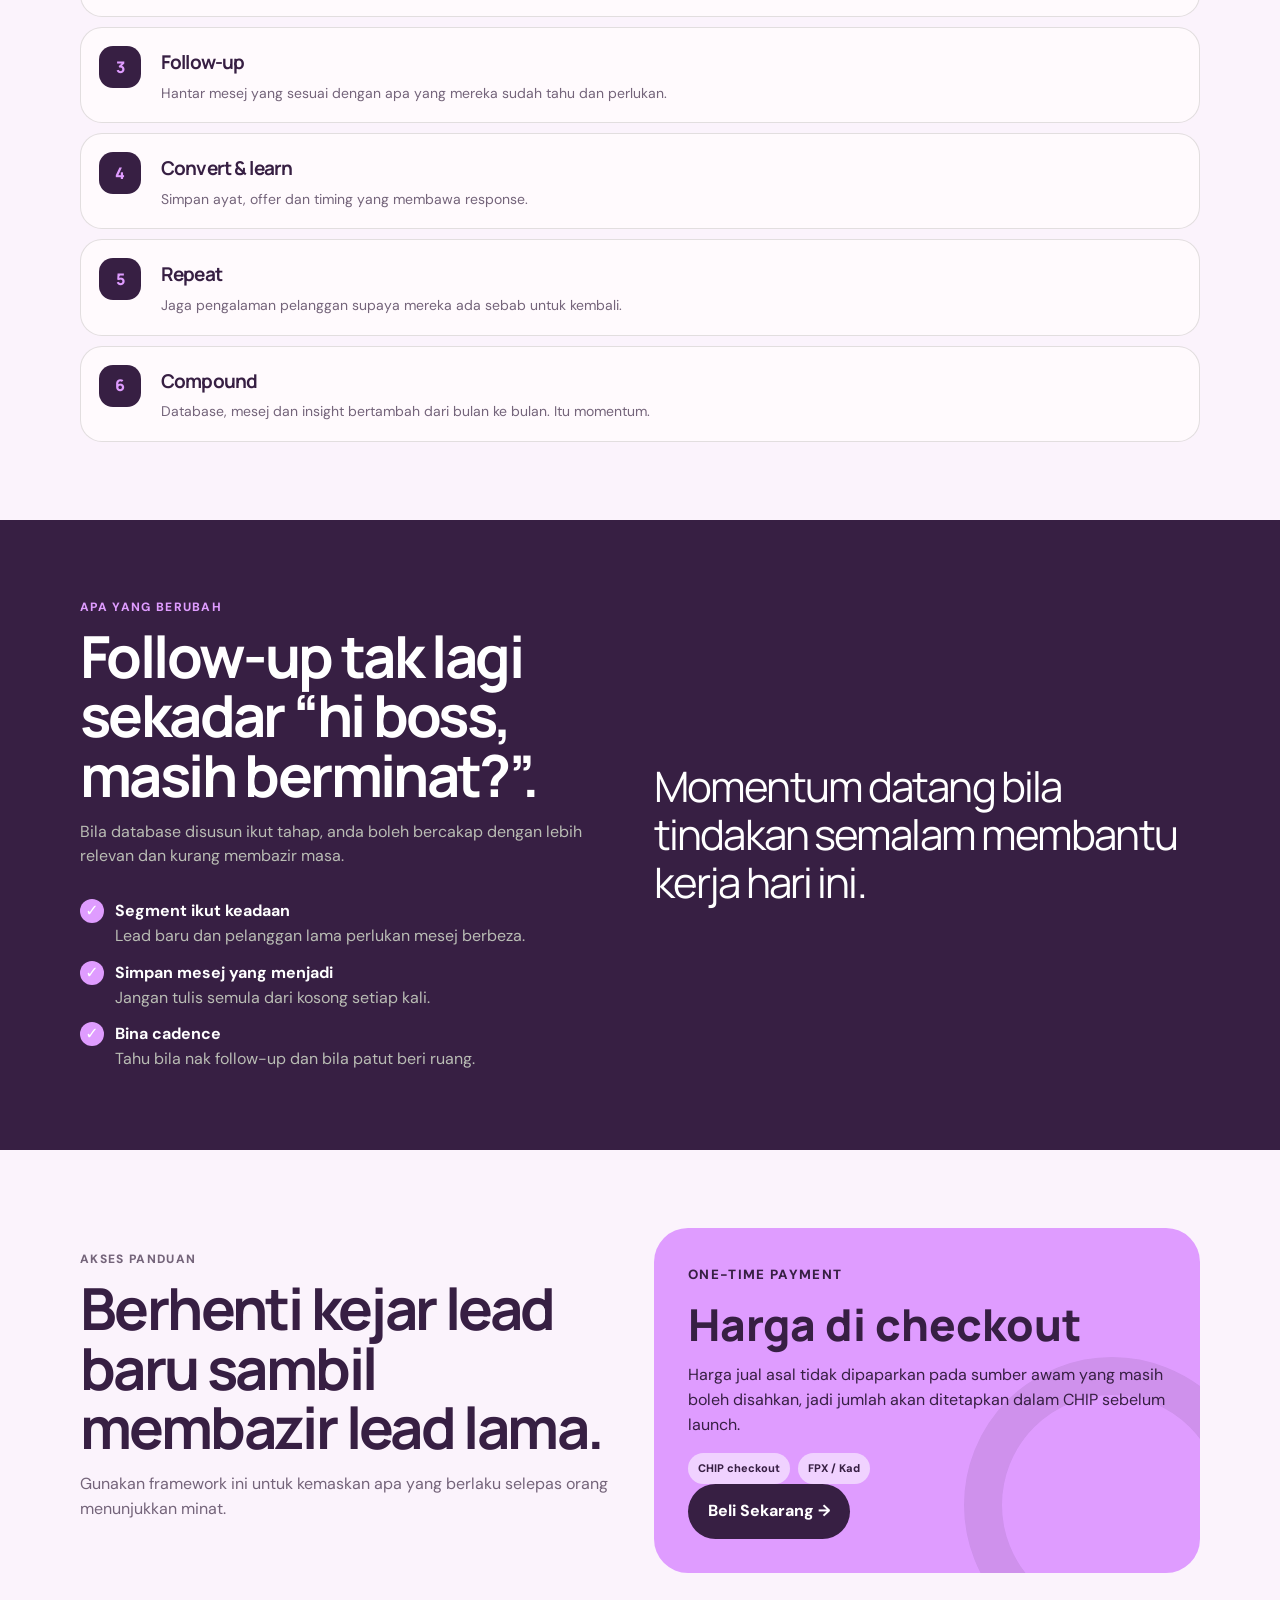
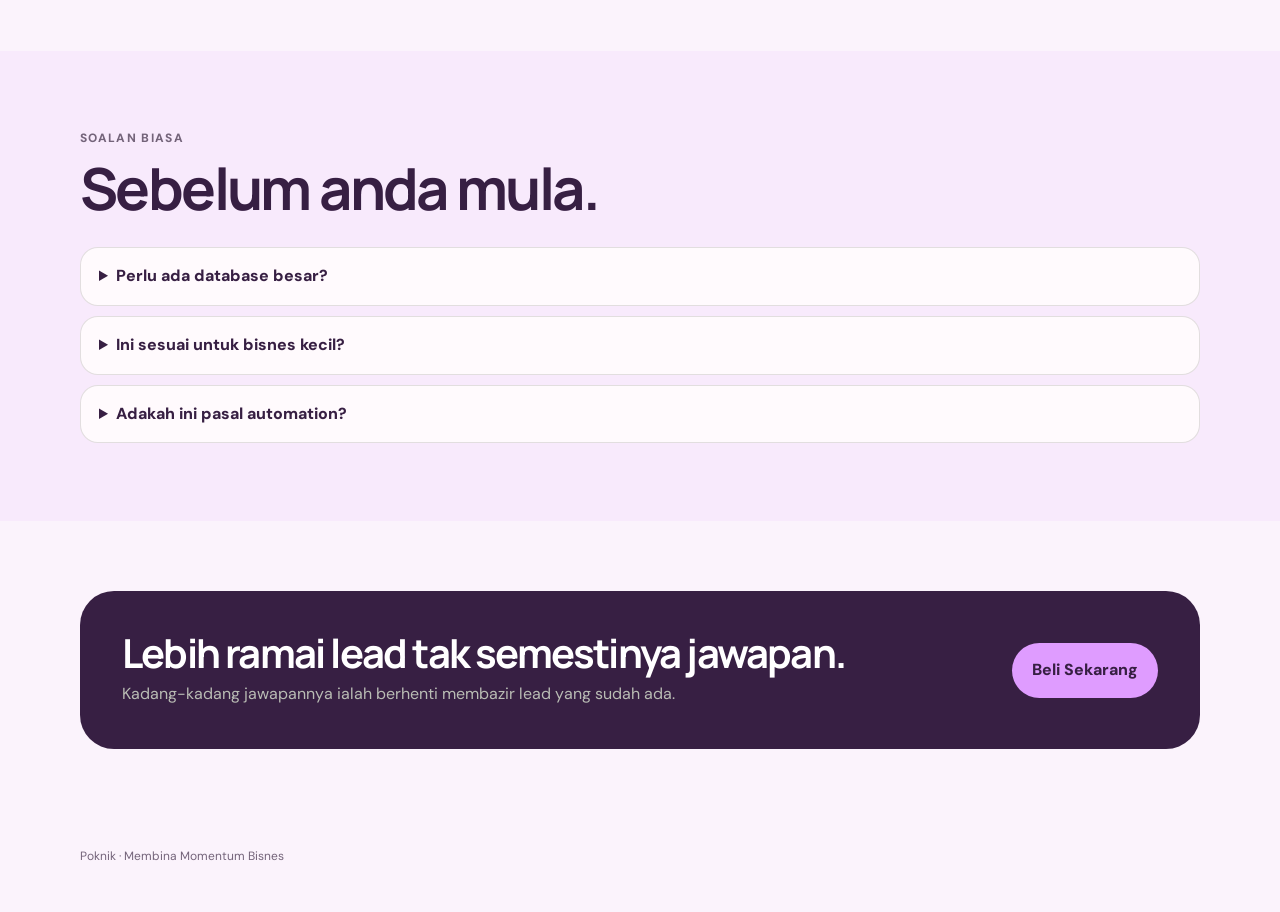
<file: produk/membina-momentum-bisnes/index.html>
<!doctype html><html lang="ms"><head><meta charset="utf-8"><meta name="viewport" content="width=device-width,initial-scale=1"><meta name="theme-color" content="#371f43"><meta name="description" content="Membina Momentum Bisnes — panduan database, follow-up dan repeat sales untuk bisnes yang mahu berkembang tanpa mula dari kosong setiap bulan."><title>Membina Momentum Bisnes — Poknik</title><link rel="icon" href="../../assets/poknik-mark.svg" type="image/svg+xml"><link rel="stylesheet" href="../../assets/product.css"><link rel="stylesheet" href="../../assets/polish.css"><style>:root{--bg:#fbf3fc;--paper:#fffafd;--ink:#371f43;--muted:#74647a;--accent:#df9cff;--accent2:#f1d4ff;--dark:#371f43}</style></head><body><div class="topbar"><b>MEMBINA MOMENTUM BISNES</b> · Database · follow-up · repeat sales</div><header><div class="wrap"><nav><a class="brand" href="../../"><img src="../../assets/poknik-logo.svg" alt="Poknik"></a><a class="back" href="../../#program">← Semua Program</a><a class="navcta buy-now" href="../../checkout/?product=membina-momentum-bisnes">Beli Sekarang</a></nav></div></header><main><section class="hero"><div class="wrap hero-grid"><div><span class="eyebrow"><span class="pulse"></span> Leads · database · momentum</span><h1>Ramai tanya, tapi ramai juga senyap? <em>Jangan bazir lead.</em></h1><p class="lead">Belajar simpan data, follow-up dengan lebih tepat dan hidupkan semula pelanggan lama supaya usaha marketing tak hilang begitu saja.</p><div class="hero-actions"><a class="btn btn-primary" href="#framework">Lihat Framework</a><a class="btn buy-now" href="../../checkout/?product=membina-momentum-bisnes">Beli Sekarang</a></div></div><div class="hero-photo"><img src="../../assets/images/products/membina-momentum-bisnes.webp" alt="Peniaga membuat follow-up pelanggan dan mengurus jualan" loading="eager" fetchpriority="high" decoding="async"></div></div></section><section class="section alt"><div class="wrap"><div class="section-head"><div class="kicker">Kalau ini masalah anda</div><h2>Lead ada. Sistem selepas lead masuk yang tak ada.</h2></div><div class="pain-grid"><div class="card"><div class="icon">◌</div><h3>Database tersimpan saja</h3><p>Nombor pelanggan ada dalam WhatsApp, tapi tiada segment atau plan follow-up.</p></div><div class="card"><div class="icon">✉</div><h3>Follow-up ikut mood</h3><p>Hari ini blast promo. Minggu depan diam. Tiada urutan yang konsisten.</p></div><div class="card"><div class="icon">↻</div><h3>Pelanggan lama dilupakan</h3><p>Terlalu fokus cari orang baru sampai peluang repeat sales terlepas.</p></div></div></div></section><section class="section" id="framework"><div class="wrap"><div class="section-head"><div class="kicker">Framework momentum</div><h2>Bina proses yang membuat kerja esok jadi lebih mudah.</h2></div><div class="steps"><div class="step"><div><h3>Capture</h3><p>Simpan siapa yang bertanya, datang dari mana dan apa yang mereka minat.</p></div></div><div class="step"><div><h3>Segment</h3><p>Bezakan lead baru, lead panas, customer lama dan orang yang belum bersedia.</p></div></div><div class="step"><div><h3>Follow-up</h3><p>Hantar mesej yang sesuai dengan apa yang mereka sudah tahu dan perlukan.</p></div></div><div class="step"><div><h3>Convert & learn</h3><p>Simpan ayat, offer dan timing yang membawa response.</p></div></div><div class="step"><div><h3>Repeat</h3><p>Jaga pengalaman pelanggan supaya mereka ada sebab untuk kembali.</p></div></div><div class="step"><div><h3>Compound</h3><p>Database, mesej dan insight bertambah dari bulan ke bulan. Itu momentum.</p></div></div></div></div></section><section class="section dark"><div class="wrap split"><div><div class="section-head"><div class="kicker">Apa yang berubah</div><h2>Follow-up tak lagi sekadar “hi boss, masih berminat?”.</h2><p>Bila database disusun ikut tahap, anda boleh bercakap dengan lebih relevan dan kurang membazir masa.</p></div><div class="checklist"><div class="check"><i>✓</i><div><b>Segment ikut keadaan</b><br><span class="muted">Lead baru dan pelanggan lama perlukan mesej berbeza.</span></div></div><div class="check"><i>✓</i><div><b>Simpan mesej yang menjadi</b><br><span class="muted">Jangan tulis semula dari kosong setiap kali.</span></div></div><div class="check"><i>✓</i><div><b>Bina cadence</b><br><span class="muted">Tahu bila nak follow-up dan bila patut beri ruang.</span></div></div></div></div><div class="quote">Momentum datang bila tindakan semalam membantu kerja hari ini.</div></div></section><section class="section" id="akses"><div class="wrap split"><div><div class="section-head"><div class="kicker">Akses panduan</div><h2>Berhenti kejar lead baru sambil membazir lead lama.</h2><p class="muted">Gunakan framework ini untuk kemaskan apa yang berlaku selepas orang menunjukkan minat.</p></div></div><div class="pricebox"><small style="font-weight:800;text-transform:uppercase;letter-spacing:.1em">One-time payment</small><div style="font-family:'Manrope';font-size:44px;font-weight:800;line-height:1.05;margin:14px 0">Harga di checkout</div><p>Harga jual asal tidak dipaparkan pada sumber awam yang masih boleh disahkan, jadi jumlah akan ditetapkan dalam CHIP sebelum launch.</p><div class="checkout-trust"><span>CHIP checkout</span><span>FPX / Kad</span></div><a class="btn buy-now" href="../../checkout/?product=membina-momentum-bisnes">Beli Sekarang →</a></div></div></section><section class="section alt"><div class="wrap"><div class="section-head"><div class="kicker">Soalan biasa</div><h2>Sebelum anda mula.</h2></div><div class="faq"><details><summary>Perlu ada database besar?</summary><p>Tidak. Lagi awal anda mula menyusun lead dan pelanggan, lagi mudah untuk bina sistem yang kemas.</p></details><details><summary>Ini sesuai untuk bisnes kecil?</summary><p>Ya. Prinsip capture, segment dan follow-up boleh digunakan walaupun database masih kecil.</p></details><details><summary>Adakah ini pasal automation?</summary><p>Automation boleh membantu kemudian. Mula dengan faham siapa pelanggan anda dan mesej apa yang mereka perlukan dulu.</p></details></div></div></section><section class="final"><div class="wrap"><div class="finalbox"><div><h2 style="margin:0;font-size:40px">Lebih ramai lead tak semestinya jawapan.</h2><p>Kadang-kadang jawapannya ialah berhenti membazir lead yang sudah ada.</p></div><a class="btn btn-accent" href="../../checkout/?product=membina-momentum-bisnes">Beli Sekarang</a></div></div></section></main><div class="sticky-buy"><a class="btn" href="../../checkout/?product=membina-momentum-bisnes">Beli Sekarang</a></div><footer><div class="wrap">Poknik · Membina Momentum Bisnes</div></footer></body></html>
</file>
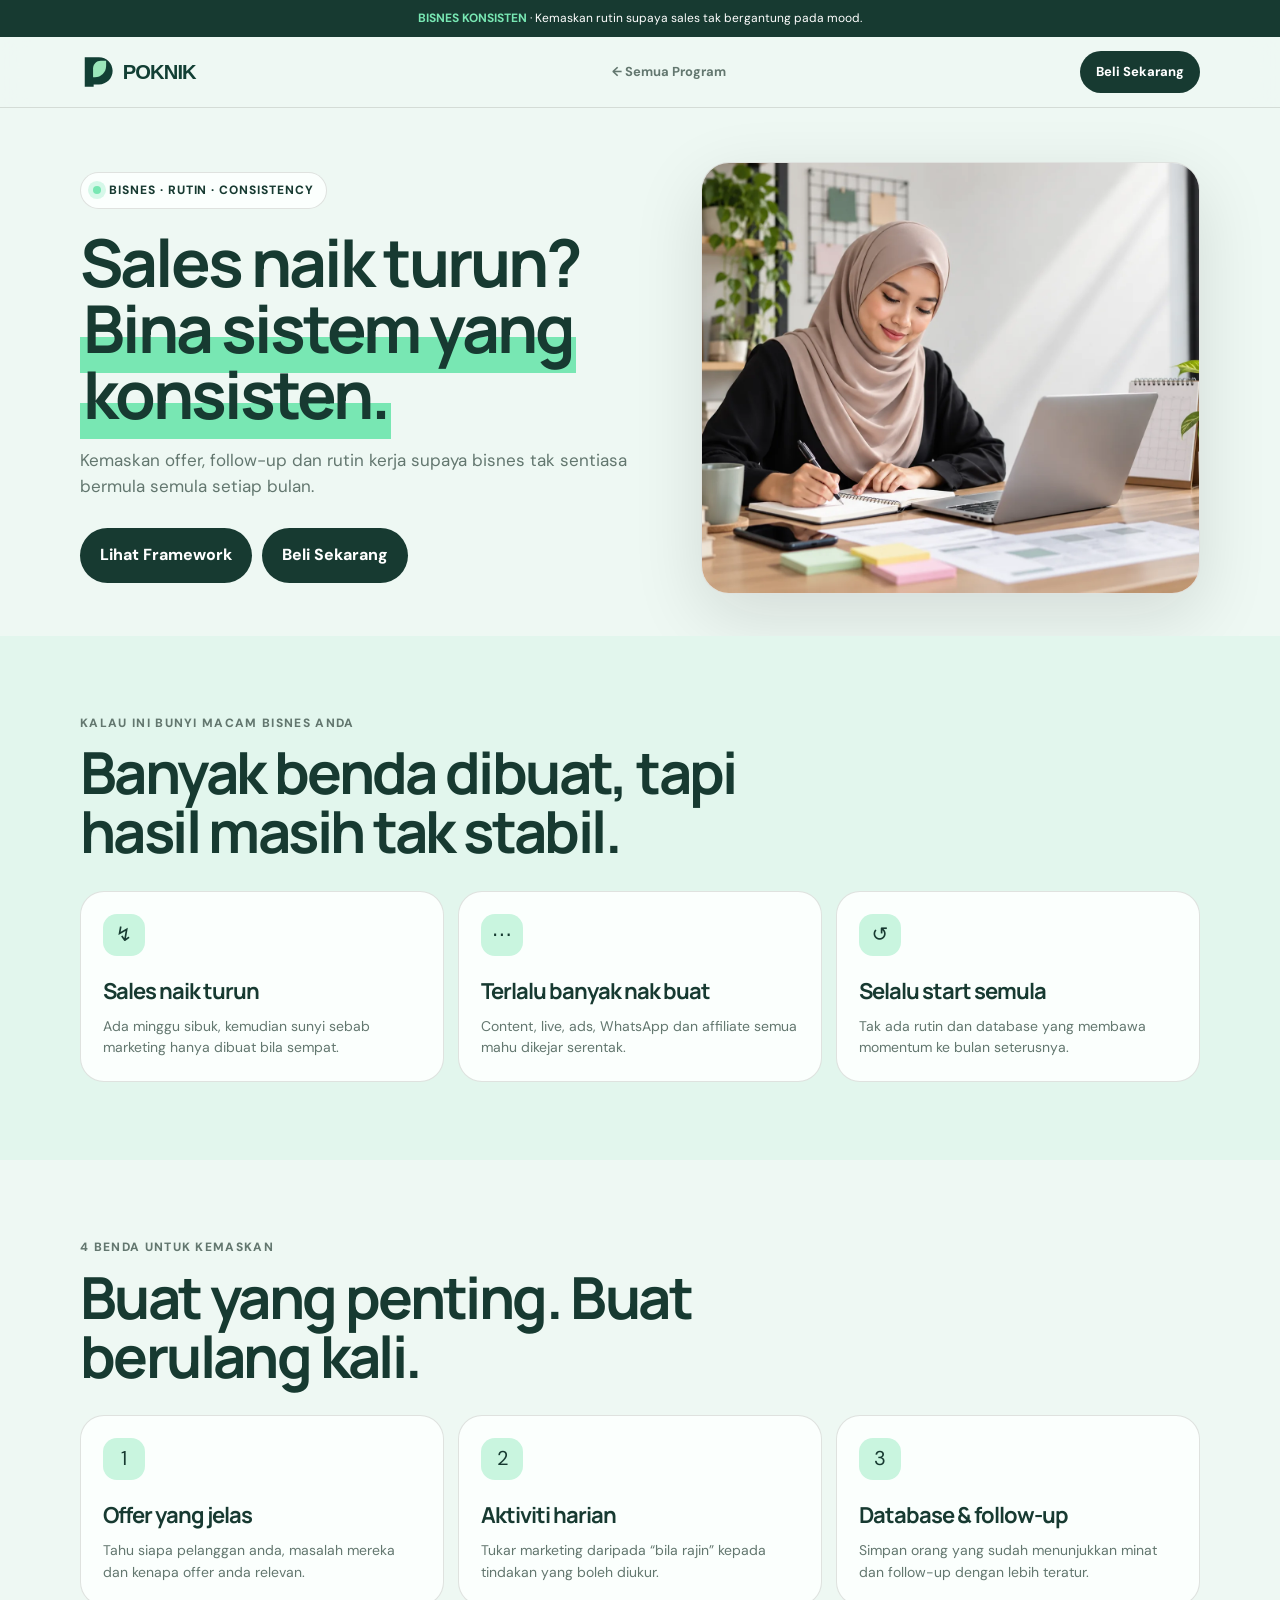
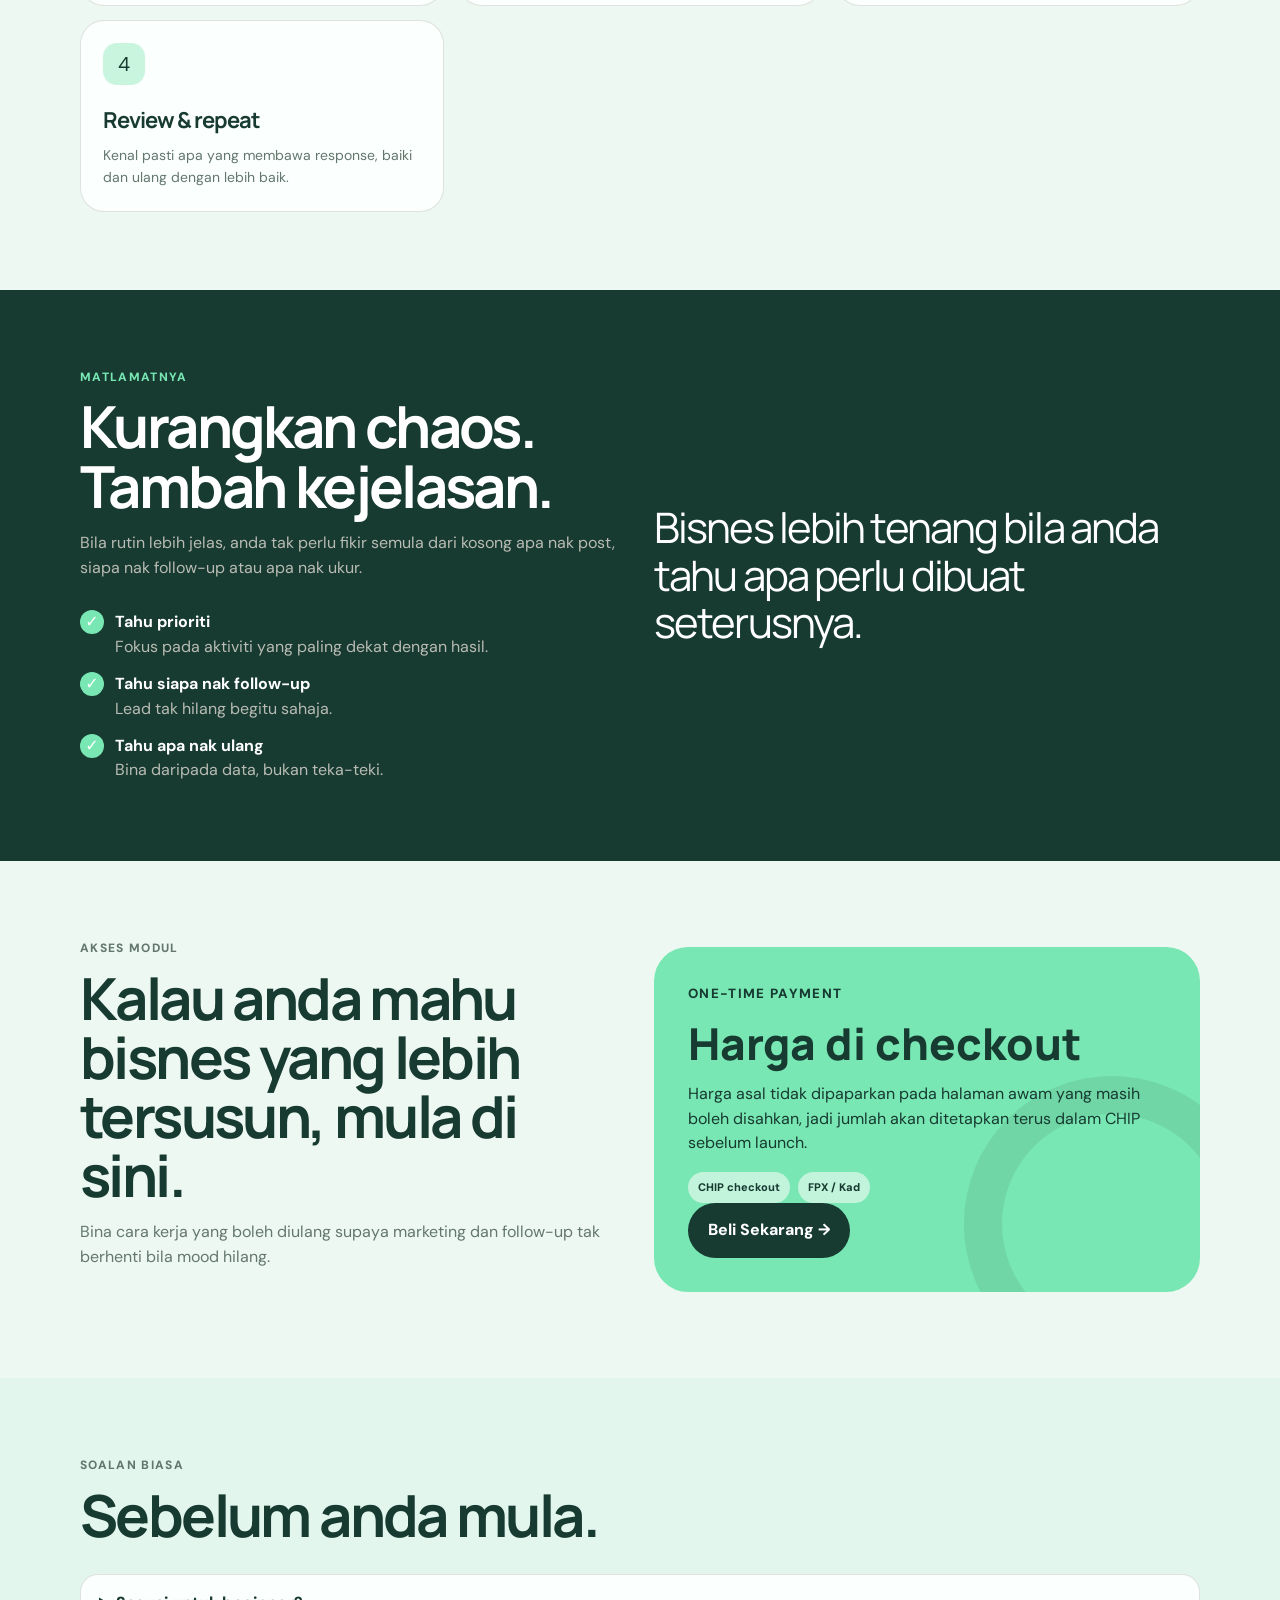
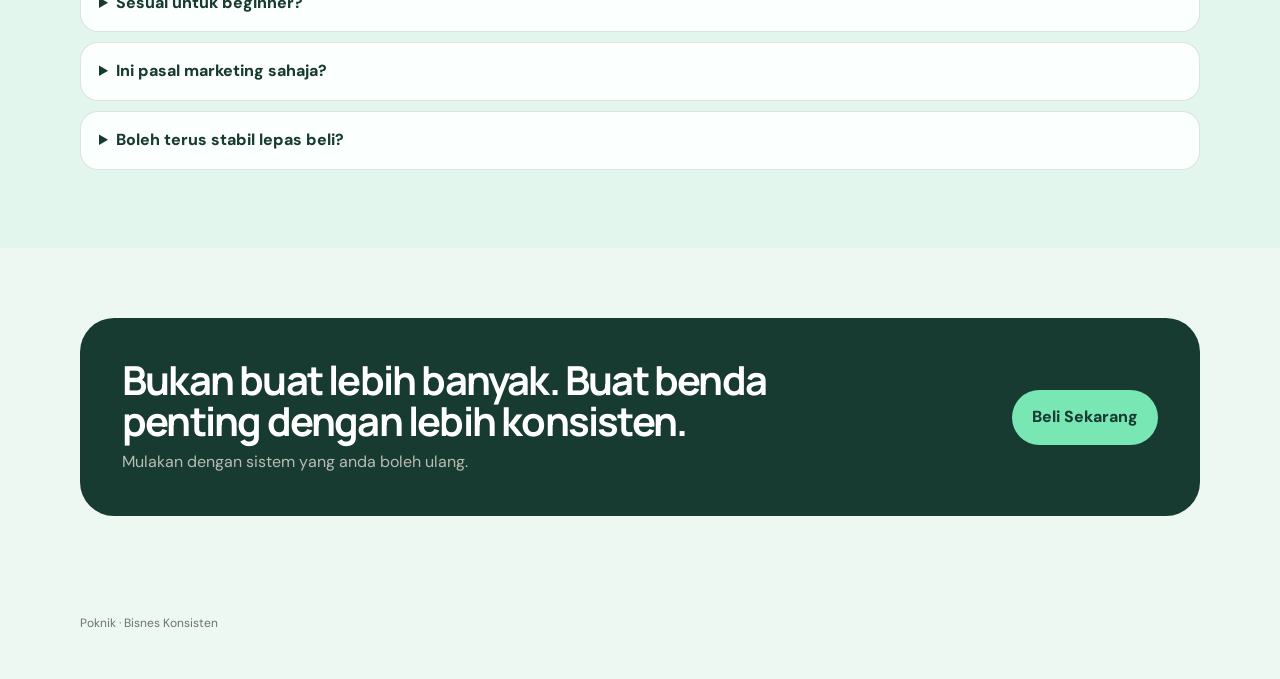
<file: produk/modul-bisnes-konsisten/index.html>
<!doctype html><html lang="ms"><head><meta charset="utf-8"><meta name="viewport" content="width=device-width,initial-scale=1"><meta name="theme-color" content="#173a31"><meta name="description" content="Bisnes Konsisten bersama Poknik — bina rutin, follow-up dan sistem supaya bisnes tidak bergantung pada semangat semata-mata."><title>Bisnes Konsisten — Poknik</title><link rel="icon" href="../../assets/poknik-mark.svg" type="image/svg+xml"><link rel="stylesheet" href="../../assets/product.css"><link rel="stylesheet" href="../../assets/polish.css"><style>:root{--bg:#eef8f3;--paper:#fbfffd;--ink:#173a31;--muted:#63776f;--accent:#78e7b3;--accent2:#c9f5df;--dark:#173a31}</style></head><body><div class="topbar"><b>BISNES KONSISTEN</b> · Kemaskan rutin supaya sales tak bergantung pada mood.</div><header><div class="wrap"><nav><a class="brand" href="../../"><img src="../../assets/poknik-logo.svg" alt="Poknik"></a><a class="back" href="../../#program">← Semua Program</a><a class="navcta buy-now" href="../../checkout/?product=modul-bisnes-konsisten">Beli Sekarang</a></nav></div></header><main><section class="hero"><div class="wrap hero-grid"><div><span class="eyebrow"><span class="pulse"></span> Bisnes · rutin · consistency</span><h1>Sales naik turun? <em>Bina sistem yang konsisten.</em></h1><p class="lead">Kemaskan offer, follow-up dan rutin kerja supaya bisnes tak sentiasa bermula semula setiap bulan.</p><div class="hero-actions"><a class="btn btn-primary" href="#framework">Lihat Framework</a><a class="btn buy-now" href="../../checkout/?product=modul-bisnes-konsisten">Beli Sekarang</a></div></div><div class="hero-photo"><img src="../../assets/images/products/bisnes-konsisten.webp" alt="Peniaga menyusun rutin dan perancangan bisnes" loading="eager" fetchpriority="high" decoding="async"></div></div></section><section class="section alt"><div class="wrap"><div class="section-head"><div class="kicker">Kalau ini bunyi macam bisnes anda</div><h2>Banyak benda dibuat, tapi hasil masih tak stabil.</h2></div><div class="pain-grid"><div class="card"><div class="icon">↯</div><h3>Sales naik turun</h3><p>Ada minggu sibuk, kemudian sunyi sebab marketing hanya dibuat bila sempat.</p></div><div class="card"><div class="icon">⋯</div><h3>Terlalu banyak nak buat</h3><p>Content, live, ads, WhatsApp dan affiliate semua mahu dikejar serentak.</p></div><div class="card"><div class="icon">↺</div><h3>Selalu start semula</h3><p>Tak ada rutin dan database yang membawa momentum ke bulan seterusnya.</p></div></div></div></section><section class="section" id="framework"><div class="wrap"><div class="section-head"><div class="kicker">4 benda untuk kemaskan</div><h2>Buat yang penting. Buat berulang kali.</h2></div><div class="benefit-grid"><div class="card"><div class="icon">1</div><h3>Offer yang jelas</h3><p>Tahu siapa pelanggan anda, masalah mereka dan kenapa offer anda relevan.</p></div><div class="card"><div class="icon">2</div><h3>Aktiviti harian</h3><p>Tukar marketing daripada “bila rajin” kepada tindakan yang boleh diukur.</p></div><div class="card"><div class="icon">3</div><h3>Database & follow-up</h3><p>Simpan orang yang sudah menunjukkan minat dan follow-up dengan lebih teratur.</p></div><div class="card"><div class="icon">4</div><h3>Review & repeat</h3><p>Kenal pasti apa yang membawa response, baiki dan ulang dengan lebih baik.</p></div></div></div></section><section class="section dark"><div class="wrap split"><div><div class="section-head"><div class="kicker">Matlamatnya</div><h2>Kurangkan chaos. Tambah kejelasan.</h2><p>Bila rutin lebih jelas, anda tak perlu fikir semula dari kosong apa nak post, siapa nak follow-up atau apa nak ukur.</p></div><div class="checklist"><div class="check"><i>✓</i><div><b>Tahu prioriti</b><br><span class="muted">Fokus pada aktiviti yang paling dekat dengan hasil.</span></div></div><div class="check"><i>✓</i><div><b>Tahu siapa nak follow-up</b><br><span class="muted">Lead tak hilang begitu sahaja.</span></div></div><div class="check"><i>✓</i><div><b>Tahu apa nak ulang</b><br><span class="muted">Bina daripada data, bukan teka-teki.</span></div></div></div></div><div class="quote">Bisnes lebih tenang bila anda tahu apa perlu dibuat seterusnya.</div></div></section><section class="section" id="offer"><div class="wrap split"><div><div class="section-head"><div class="kicker">Akses modul</div><h2>Kalau anda mahu bisnes yang lebih tersusun, mula di sini.</h2><p class="muted">Bina cara kerja yang boleh diulang supaya marketing dan follow-up tak berhenti bila mood hilang.</p></div></div><div class="pricebox"><small style="font-weight:800;text-transform:uppercase;letter-spacing:.1em">One-time payment</small><div style="font-family:'Manrope';font-size:44px;font-weight:800;line-height:1.05;margin:14px 0">Harga di checkout</div><p>Harga asal tidak dipaparkan pada halaman awam yang masih boleh disahkan, jadi jumlah akan ditetapkan terus dalam CHIP sebelum launch.</p><div class="checkout-trust"><span>CHIP checkout</span><span>FPX / Kad</span></div><a class="btn buy-now" href="../../checkout/?product=modul-bisnes-konsisten">Beli Sekarang →</a></div></div></section><section class="section alt"><div class="wrap"><div class="section-head"><div class="kicker">Soalan biasa</div><h2>Sebelum anda mula.</h2></div><div class="faq"><details><summary>Sesuai untuk beginner?</summary><p>Lebih sesuai untuk orang yang sudah cuba berniaga dan mahu kemaskan cara kerja supaya lebih konsisten.</p></details><details><summary>Ini pasal marketing sahaja?</summary><p>Tidak. Fokusnya merangkumi offer, rutin tindakan, database, follow-up dan review.</p></details><details><summary>Boleh terus stabil lepas beli?</summary><p>Modul beri struktur untuk dipraktikkan. Konsistensi datang daripada execution yang dibuat berulang kali.</p></details></div></div></section><section class="final"><div class="wrap"><div class="finalbox"><div><h2 style="margin:0;font-size:40px">Bukan buat lebih banyak. Buat benda penting dengan lebih konsisten.</h2><p>Mulakan dengan sistem yang anda boleh ulang.</p></div><a class="btn btn-accent" href="../../checkout/?product=modul-bisnes-konsisten">Beli Sekarang</a></div></div></section></main><div class="sticky-buy"><a class="btn" href="../../checkout/?product=modul-bisnes-konsisten">Beli Sekarang</a></div><footer><div class="wrap">Poknik · Bisnes Konsisten</div></footer></body></html>
</file>
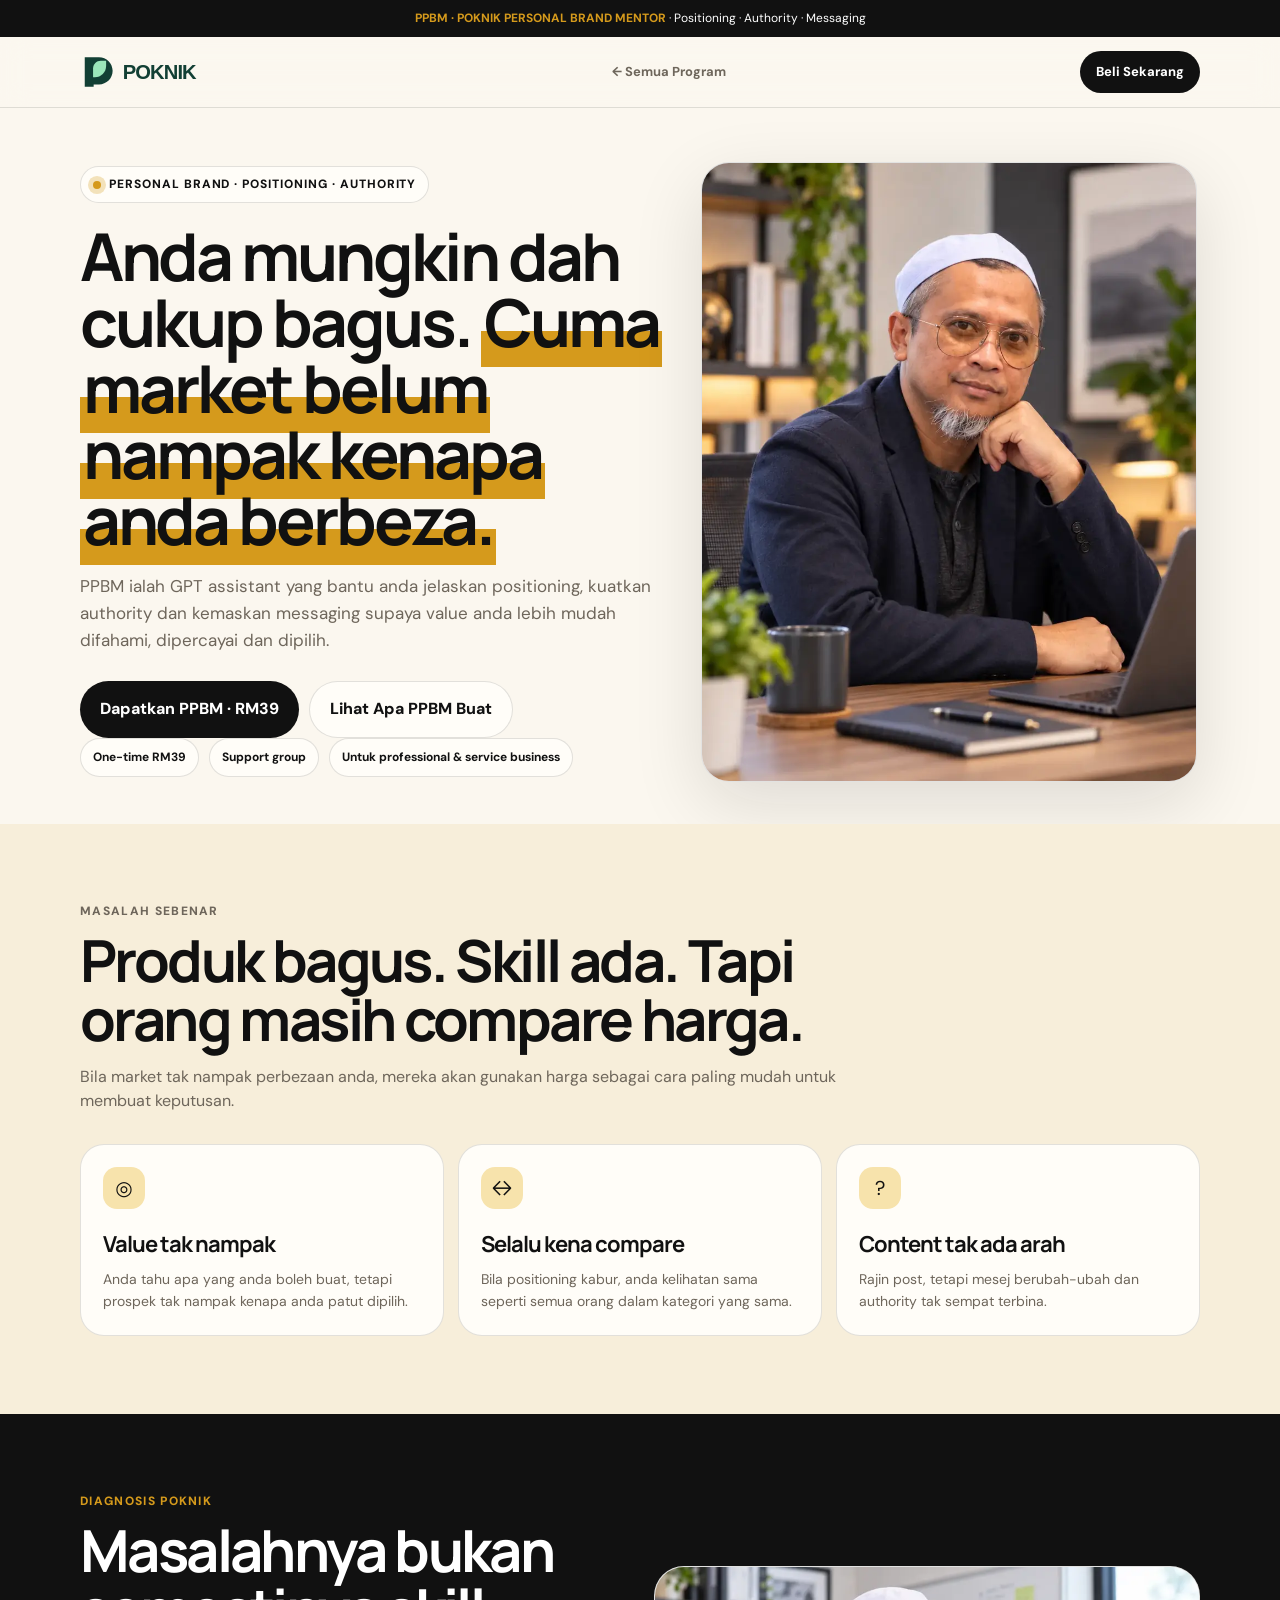
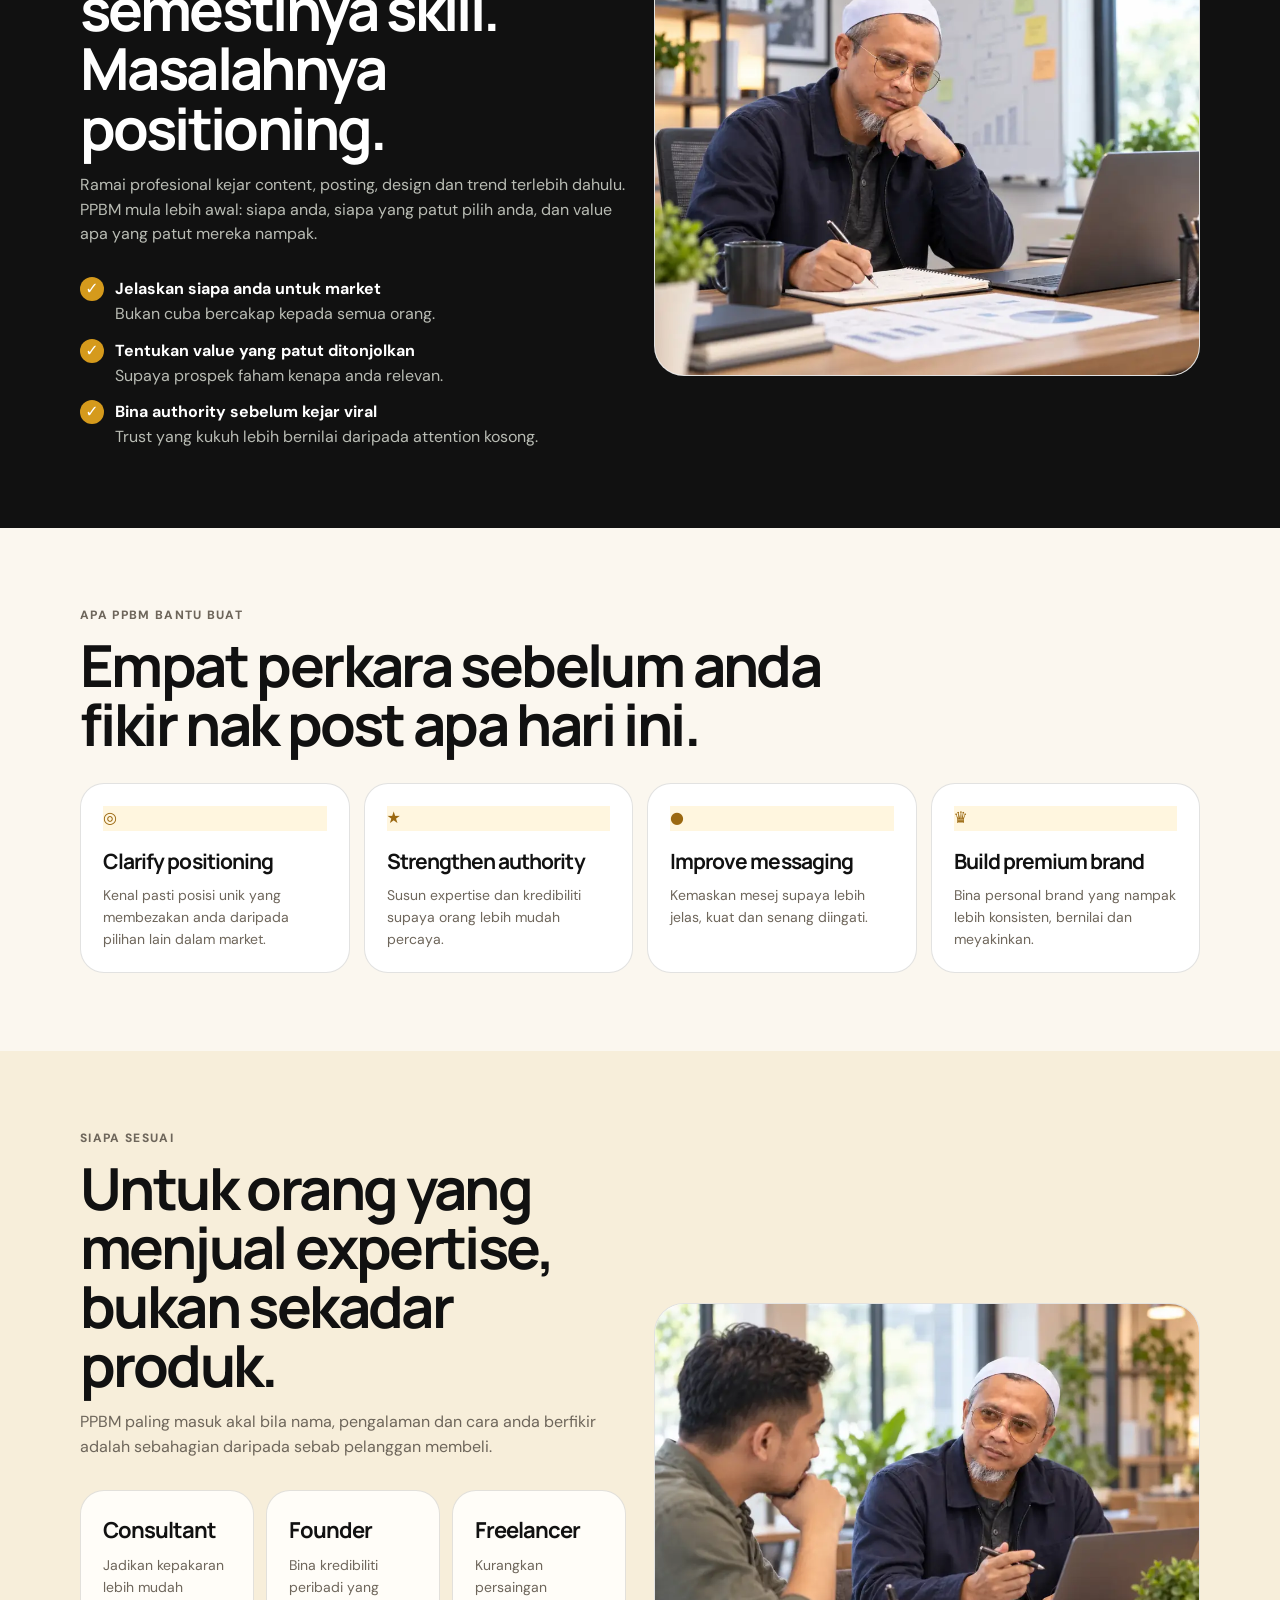
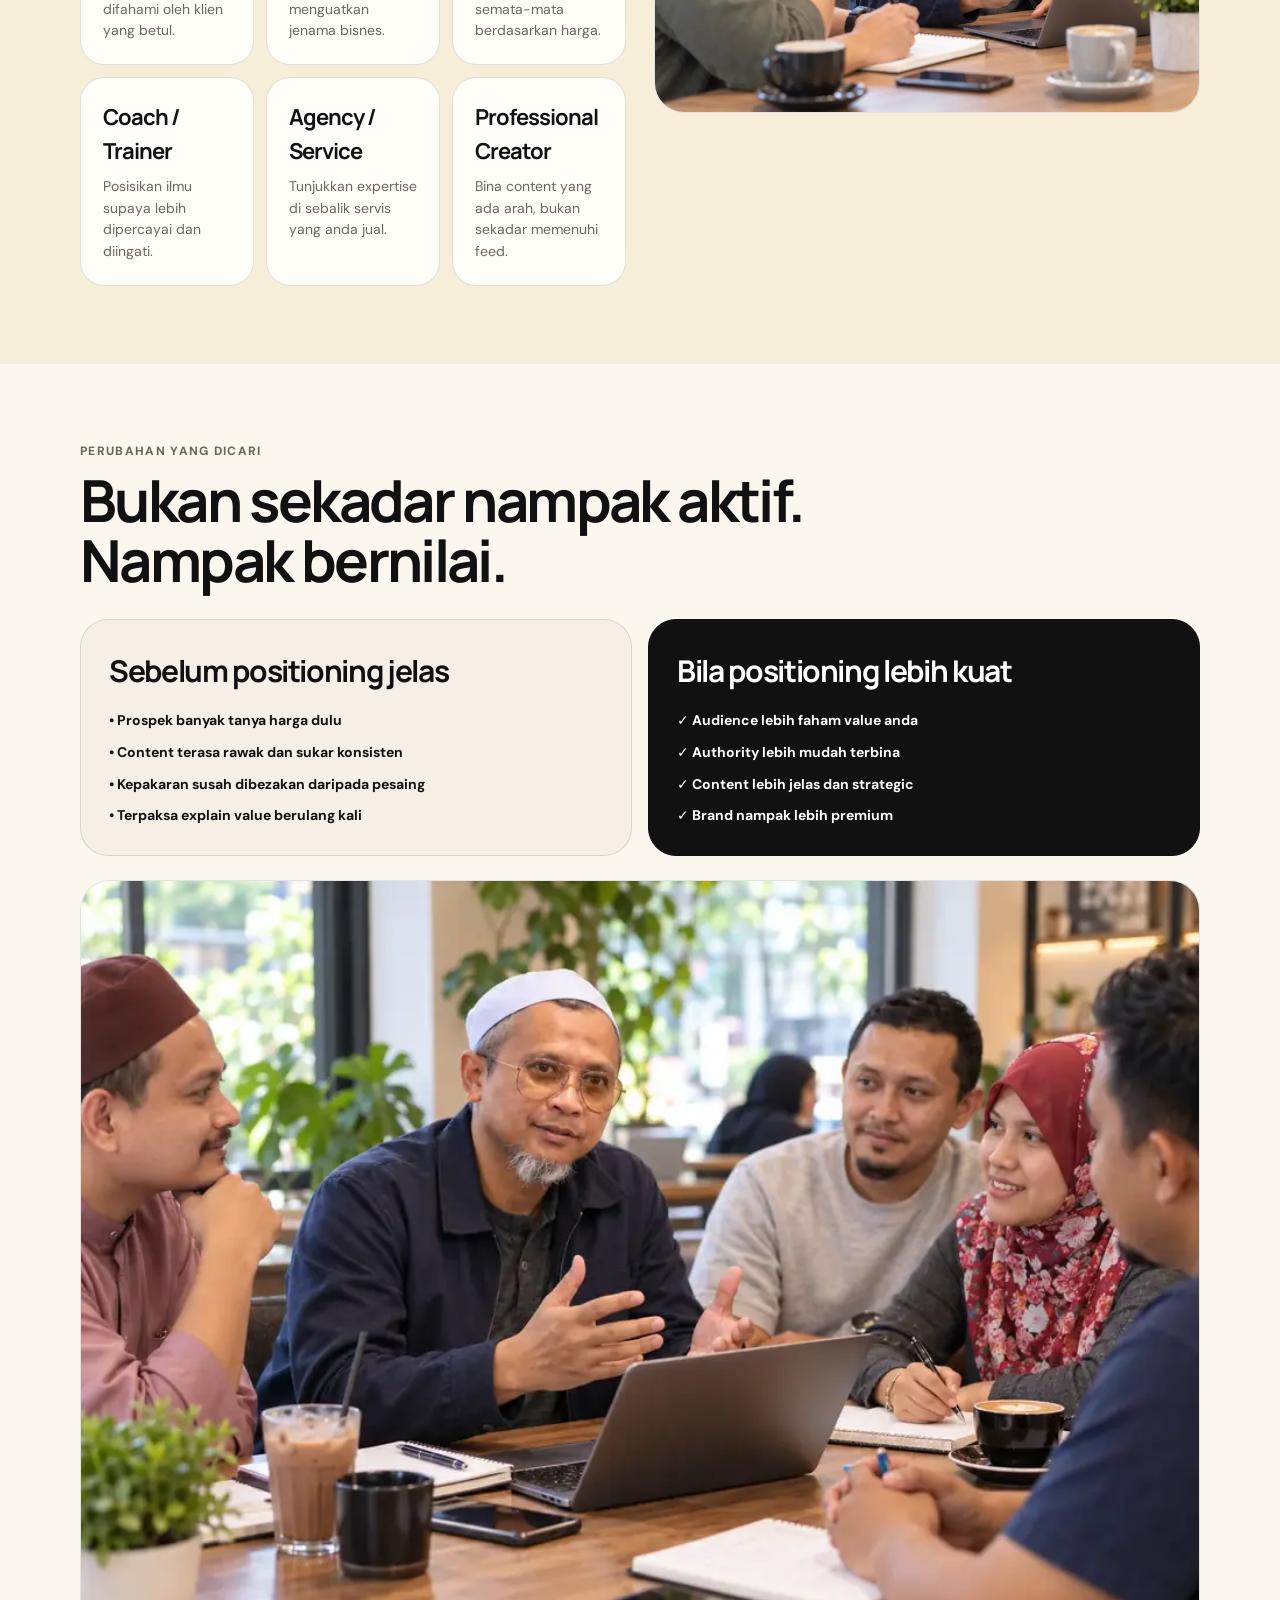
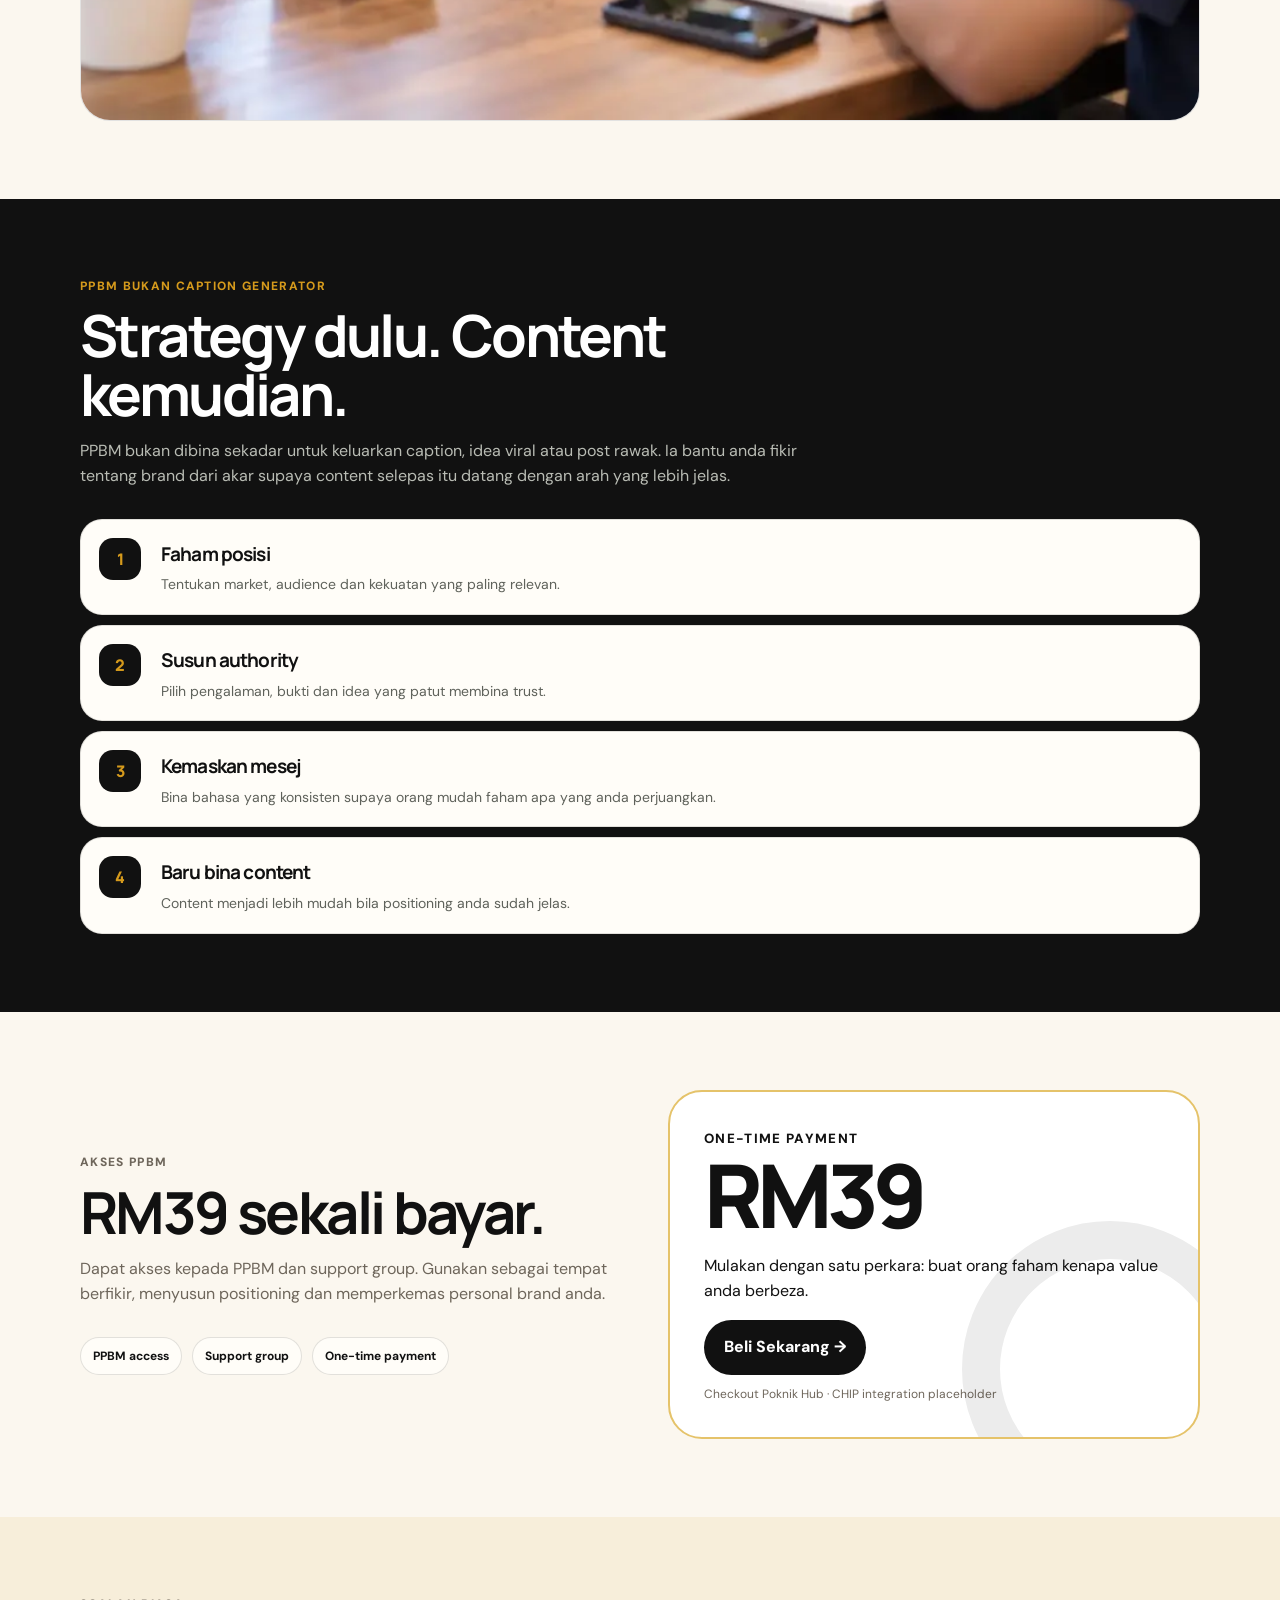
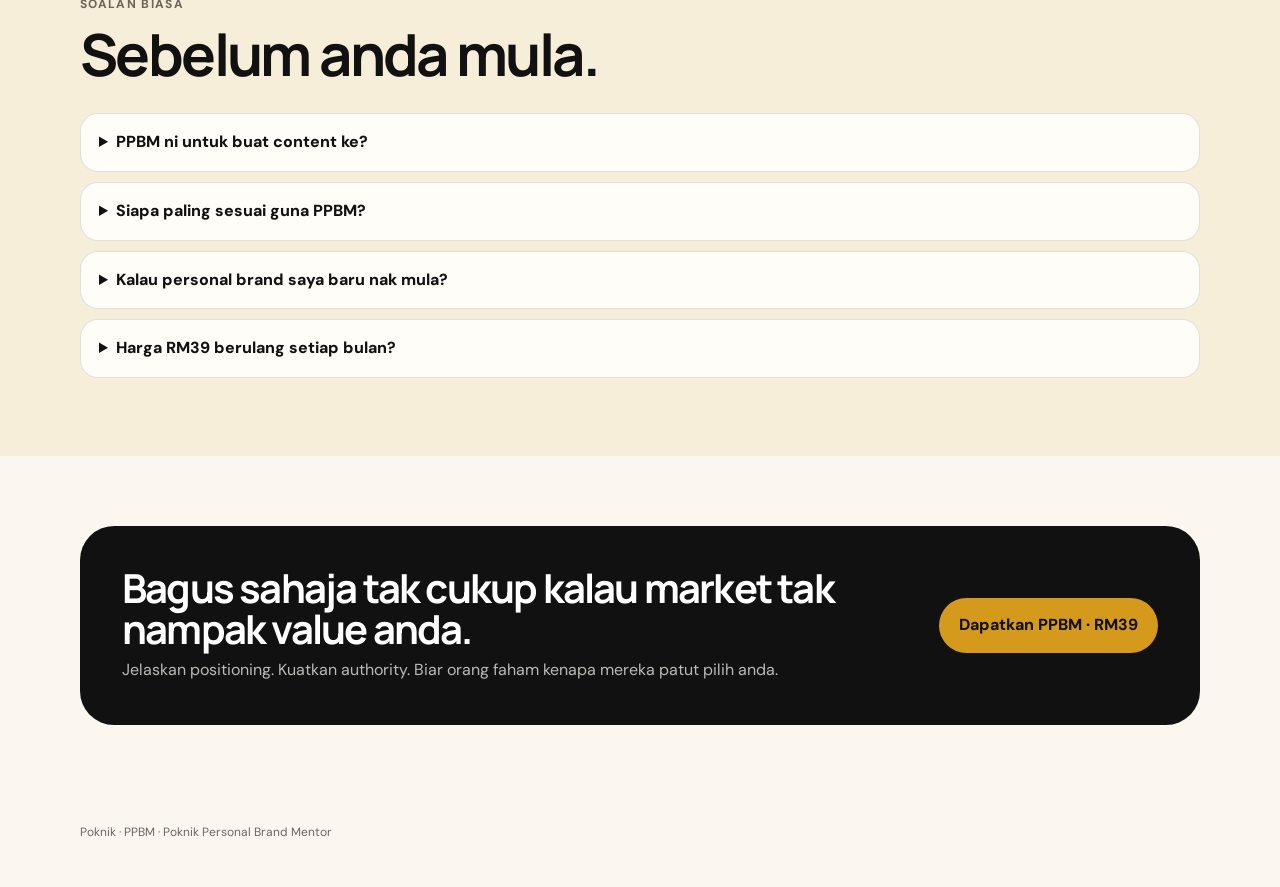
<file: produk/ppbm/index.html>
<!doctype html><html lang="ms"><head><meta charset="utf-8"><meta name="viewport" content="width=device-width,initial-scale=1"><meta name="theme-color" content="#111111"><meta name="description" content="PPBM — Poknik Personal Brand Mentor. GPT assistant untuk bantu profesional jelaskan positioning, kuatkan authority dan bina personal brand yang lebih premium."><title>PPBM — Poknik Personal Brand Mentor</title><link rel="icon" href="../../assets/poknik-mark.svg" type="image/svg+xml"><link rel="stylesheet" href="../../assets/product.css"><link rel="stylesheet" href="../../assets/polish.css"><style>:root{--bg:#fbf7ef;--paper:#fffdf8;--ink:#111;--muted:#6e665b;--accent:#d59a1c;--accent2:#f7e3ac;--dark:#111}.ppbm-visual{background:#fff;border:1px solid var(--line);border-radius:28px;overflow:hidden;box-shadow:var(--shadow);aspect-ratio:4/5;max-height:620px}.ppbm-visual img{display:block;width:100%;height:100%;object-fit:cover;object-position:center 32%}.gold-grid{display:grid;grid-template-columns:repeat(4,1fr);gap:14px}.gold-card{background:#fff;border:1px solid var(--line);border-radius:24px;padding:22px}.gold-card .icon{background:#fff6df;color:#9b6810}.gold-card h3{font-size:21px;margin:14px 0 8px}.gold-card p{margin:0;color:var(--muted);font-size:14px}.audience-grid{display:grid;grid-template-columns:repeat(3,1fr);gap:12px}.audience-grid .card{min-height:150px}.compare{display:grid;grid-template-columns:1fr 1fr;gap:16px}.compare-box{border-radius:28px;padding:28px;border:1px solid var(--line)}.compare-box.before{background:#f5efe6}.compare-box.after{background:#111;color:#fff;border-color:#111}.compare-box.after p{color:#d7d0c2}.compare-box h3{font-size:30px;margin:0 0 16px}.compare-list{display:grid;gap:10px}.compare-list div{display:flex;gap:10px;align-items:flex-start}.compare-list b{font-size:14px}.asset-frame{border-radius:30px;overflow:hidden;border:1px solid var(--line);background:#fff}.asset-frame img{width:100%;display:block;height:auto}.price-grid{display:grid;grid-template-columns:1fr .95fr;gap:28px;align-items:center}.pricebox.ppbm-price{background:#fff;border:2px solid #e5c36a}.pricebox.ppbm-price .price{color:#111}.micro{font-size:12px;color:var(--muted);margin-top:10px}.sticky-buy .btn{background:#111;color:#fff}@media(max-width:900px){.gold-grid{grid-template-columns:1fr 1fr}.audience-grid{grid-template-columns:1fr 1fr}.compare,.price-grid{grid-template-columns:1fr}.ppbm-visual{max-height:none}}@media(max-width:620px){.gold-grid,.audience-grid{grid-template-columns:1fr}}</style></head><body><div class="topbar"><b>PPBM · POKNIK PERSONAL BRAND MENTOR</b> · Positioning · Authority · Messaging</div><header><div class="wrap"><nav><a class="brand" href="../../"><img src="../../assets/poknik-logo.svg" alt="Poknik"></a><a class="back" href="../../#program">← Semua Program</a><a class="navcta buy-now" href="../../checkout/?product=ppbm">Beli Sekarang</a></nav></div></header><main><section class="hero"><div class="wrap hero-grid"><div><span class="eyebrow"><span class="pulse"></span> Personal brand · positioning · authority</span><h1>Anda mungkin dah cukup bagus. <em>Cuma market belum nampak kenapa anda berbeza.</em></h1><p class="lead">PPBM ialah GPT assistant yang bantu anda jelaskan positioning, kuatkan authority dan kemaskan messaging supaya value anda lebih mudah difahami, dipercayai dan dipilih.</p><div class="hero-actions"><a class="btn buy-now" href="../../checkout/?product=ppbm">Dapatkan PPBM · RM39</a><a class="btn btn-ghost" href="#fungsi">Lihat Apa PPBM Buat</a></div><div class="proof-strip"><span class="proof-pill">One-time RM39</span><span class="proof-pill">Support group</span><span class="proof-pill">Untuk professional & service business</span></div></div><div class="ppbm-visual"><img src="../../assets/images/poknik/poknik-ppbm-portrait.webp" alt="Poknik, mentor personal branding dan positioning" loading="eager" fetchpriority="high" decoding="async"></div></div></section><section class="section alt"><div class="wrap"><div class="section-head"><div class="kicker">Masalah sebenar</div><h2>Produk bagus. Skill ada. Tapi orang masih compare harga.</h2><p class="muted">Bila market tak nampak perbezaan anda, mereka akan gunakan harga sebagai cara paling mudah untuk membuat keputusan.</p></div><div class="pain-grid"><div class="card"><div class="icon">◎</div><h3>Value tak nampak</h3><p>Anda tahu apa yang anda boleh buat, tetapi prospek tak nampak kenapa anda patut dipilih.</p></div><div class="card"><div class="icon">↔</div><h3>Selalu kena compare</h3><p>Bila positioning kabur, anda kelihatan sama seperti semua orang dalam kategori yang sama.</p></div><div class="card"><div class="icon">?</div><h3>Content tak ada arah</h3><p>Rajin post, tetapi mesej berubah-ubah dan authority tak sempat terbina.</p></div></div></div></section><section class="section dark"><div class="wrap split"><div><div class="section-head"><div class="kicker">Diagnosis Poknik</div><h2>Masalahnya bukan semestinya skill. Masalahnya positioning.</h2><p>Ramai profesional kejar content, posting, design dan trend terlebih dahulu. PPBM mula lebih awal: siapa anda, siapa yang patut pilih anda, dan value apa yang patut mereka nampak.</p></div><div class="checklist"><div class="check"><i>✓</i><div><b>Jelaskan siapa anda untuk market</b><br><span class="muted">Bukan cuba bercakap kepada semua orang.</span></div></div><div class="check"><i>✓</i><div><b>Tentukan value yang patut ditonjolkan</b><br><span class="muted">Supaya prospek faham kenapa anda relevan.</span></div></div><div class="check"><i>✓</i><div><b>Bina authority sebelum kejar viral</b><br><span class="muted">Trust yang kukuh lebih bernilai daripada attention kosong.</span></div></div></div></div><div class="asset-frame"><img src="../../assets/images/poknik/poknik-strategy-planning.webp" alt="Poknik menyusun strategi dan positioning bisnes" loading="lazy" decoding="async"></div></div></section><section class="section" id="fungsi"><div class="wrap"><div class="section-head"><div class="kicker">Apa PPBM bantu buat</div><h2>Empat perkara sebelum anda fikir nak post apa hari ini.</h2></div><div class="gold-grid"><div class="gold-card"><div class="icon">◎</div><h3>Clarify positioning</h3><p>Kenal pasti posisi unik yang membezakan anda daripada pilihan lain dalam market.</p></div><div class="gold-card"><div class="icon">★</div><h3>Strengthen authority</h3><p>Susun expertise dan kredibiliti supaya orang lebih mudah percaya.</p></div><div class="gold-card"><div class="icon">●</div><h3>Improve messaging</h3><p>Kemaskan mesej supaya lebih jelas, kuat dan senang diingati.</p></div><div class="gold-card"><div class="icon">♛</div><h3>Build premium brand</h3><p>Bina personal brand yang nampak lebih konsisten, bernilai dan meyakinkan.</p></div></div></div></section><section class="section alt"><div class="wrap split"><div><div class="section-head"><div class="kicker">Siapa sesuai</div><h2>Untuk orang yang menjual expertise, bukan sekadar produk.</h2><p class="muted">PPBM paling masuk akal bila nama, pengalaman dan cara anda berfikir adalah sebahagian daripada sebab pelanggan membeli.</p></div><div class="audience-grid"><div class="card"><h3>Consultant</h3><p>Jadikan kepakaran lebih mudah difahami oleh klien yang betul.</p></div><div class="card"><h3>Founder</h3><p>Bina kredibiliti peribadi yang menguatkan jenama bisnes.</p></div><div class="card"><h3>Freelancer</h3><p>Kurangkan persaingan semata-mata berdasarkan harga.</p></div><div class="card"><h3>Coach / Trainer</h3><p>Posisikan ilmu supaya lebih dipercayai dan diingati.</p></div><div class="card"><h3>Agency / Service</h3><p>Tunjukkan expertise di sebalik servis yang anda jual.</p></div><div class="card"><h3>Professional Creator</h3><p>Bina content yang ada arah, bukan sekadar memenuhi feed.</p></div></div></div><div class="asset-frame"><img src="../../assets/images/poknik/poknik-one-to-one-coaching.webp" alt="Poknik membimbing seorang usahawan dalam sesi strategi" loading="lazy" decoding="async"></div></div></section><section class="section"><div class="wrap"><div class="section-head"><div class="kicker">Perubahan yang dicari</div><h2>Bukan sekadar nampak aktif. Nampak bernilai.</h2></div><div class="compare"><div class="compare-box before"><h3>Sebelum positioning jelas</h3><div class="compare-list"><div><b>• Prospek banyak tanya harga dulu</b></div><div><b>• Content terasa rawak dan sukar konsisten</b></div><div><b>• Kepakaran susah dibezakan daripada pesaing</b></div><div><b>• Terpaksa explain value berulang kali</b></div></div></div><div class="compare-box after"><h3>Bila positioning lebih kuat</h3><div class="compare-list"><div><b>✓ Audience lebih faham value anda</b></div><div><b>✓ Authority lebih mudah terbina</b></div><div><b>✓ Content lebih jelas dan strategic</b></div><div><b>✓ Brand nampak lebih premium</b></div></div></div></div><div style="height:24px"></div><div class="asset-frame"><img src="../../assets/images/poknik/poknik-community-discussion.webp" alt="Poknik bersama komuniti usahawan dalam sesi perbincangan" loading="lazy" decoding="async"></div></div></section><section class="section dark"><div class="wrap"><div class="section-head"><div class="kicker">PPBM bukan caption generator</div><h2>Strategy dulu. Content kemudian.</h2><p>PPBM bukan dibina sekadar untuk keluarkan caption, idea viral atau post rawak. Ia bantu anda fikir tentang brand dari akar supaya content selepas itu datang dengan arah yang lebih jelas.</p></div><div class="steps"><div class="step"><div><h3>Faham posisi</h3><p>Tentukan market, audience dan kekuatan yang paling relevan.</p></div></div><div class="step"><div><h3>Susun authority</h3><p>Pilih pengalaman, bukti dan idea yang patut membina trust.</p></div></div><div class="step"><div><h3>Kemaskan mesej</h3><p>Bina bahasa yang konsisten supaya orang mudah faham apa yang anda perjuangkan.</p></div></div><div class="step"><div><h3>Baru bina content</h3><p>Content menjadi lebih mudah bila positioning anda sudah jelas.</p></div></div></div></div></section><section class="section" id="harga"><div class="wrap price-grid"><div><div class="section-head"><div class="kicker">Akses PPBM</div><h2>RM39 sekali bayar.</h2><p class="muted">Dapat akses kepada PPBM dan support group. Gunakan sebagai tempat berfikir, menyusun positioning dan memperkemas personal brand anda.</p></div><div class="proof-strip"><span class="proof-pill">PPBM access</span><span class="proof-pill">Support group</span><span class="proof-pill">One-time payment</span></div></div><div class="pricebox ppbm-price"><small style="font-weight:800;text-transform:uppercase;letter-spacing:.1em">One-time payment</small><div class="price">RM39</div><p>Mulakan dengan satu perkara: buat orang faham kenapa value anda berbeza.</p><a class="btn buy-now" href="../../checkout/?product=ppbm">Beli Sekarang →</a><div class="micro">Checkout Poknik Hub · CHIP integration placeholder</div></div></div></section><section class="section alt"><div class="wrap"><div class="section-head"><div class="kicker">Soalan biasa</div><h2>Sebelum anda mula.</h2></div><div class="faq"><details><summary>PPBM ni untuk buat content ke?</summary><p>Content ialah sebahagian daripada hasil akhirnya, tetapi fokus PPBM ialah positioning, authority dan messaging terlebih dahulu.</p></details><details><summary>Siapa paling sesuai guna PPBM?</summary><p>Consultant, founder, freelancer, coach, trainer, agency owner, educator, service provider dan sesiapa yang menjual expertise atau reputasi profesional.</p></details><details><summary>Kalau personal brand saya baru nak mula?</summary><p>Boleh. Malah lebih mudah membina daripada asas dengan positioning yang jelas berbanding cuba membetulkan brand yang terlalu bercampur kemudian.</p></details><details><summary>Harga RM39 berulang setiap bulan?</summary><p>Tidak. Offer ini diposisikan sebagai bayaran sekali untuk akses PPBM dan support group.</p></details></div></div></section><section class="final"><div class="wrap"><div class="finalbox"><div><h2 style="margin:0;font-size:40px">Bagus sahaja tak cukup kalau market tak nampak value anda.</h2><p>Jelaskan positioning. Kuatkan authority. Biar orang faham kenapa mereka patut pilih anda.</p></div><a class="btn btn-accent" href="../../checkout/?product=ppbm">Dapatkan PPBM · RM39</a></div></div></section></main><div class="sticky-buy"><a class="btn" href="../../checkout/?product=ppbm">Dapatkan PPBM · RM39</a></div><footer><div class="wrap">Poknik · PPBM · Poknik Personal Brand Mentor</div></footer></body></html>
</file>
<file: assets/product.css>
@import url('https://fonts.googleapis.com/css2?family=DM+Sans:wght@400;500;600;700&family=Manrope:wght@600;700;800&display=swap');
:root{--bg:#f6f3eb;--paper:#fffdf8;--ink:#11120f;--muted:#686b63;--accent:#c8ff4d;--accent2:#e8ffb3;--line:rgba(17,18,15,.12);--dark:#11120f;--radius:28px;--shadow:0 22px 70px rgba(17,18,15,.12)}
*{box-sizing:border-box}html{scroll-behavior:smooth}body{margin:0;background:var(--bg);color:var(--ink);font-family:'DM Sans',system-ui,sans-serif;line-height:1.55}a{color:inherit;text-decoration:none}img{max-width:100%;display:block}button{font:inherit}.wrap{width:min(1120px,calc(100% - 34px));margin:auto}.topbar{background:var(--dark);color:#fff;font-size:12px;text-align:center;padding:9px 16px}.topbar b{color:var(--accent)}header{position:sticky;top:0;z-index:30;background:color-mix(in srgb,var(--bg) 88%,transparent);backdrop-filter:blur(14px);border-bottom:1px solid var(--line)}nav{height:70px;display:flex;align-items:center;justify-content:space-between;gap:18px}.brand{font-family:'Manrope';font-weight:800;letter-spacing:-.04em;display:flex;align-items:center;gap:10px}.mark{width:34px;height:34px;border-radius:11px;background:var(--dark);color:var(--accent);display:grid;place-items:center}.back{font-size:13px;font-weight:700;color:var(--muted)}.navcta,.btn{display:inline-flex;align-items:center;justify-content:center;gap:9px;border-radius:999px;font-weight:800;border:0;cursor:pointer;transition:.18s ease}.navcta{padding:11px 16px;background:var(--dark);color:#fff;font-size:13px}.btn{padding:15px 20px}.btn-primary{background:var(--dark);color:#fff}.btn-accent{background:var(--accent);color:var(--ink)}.btn-ghost{border:1px solid var(--line);background:var(--paper)}.btn:hover,.navcta:hover{transform:translateY(-2px);box-shadow:0 10px 28px rgba(17,18,15,.15)}.hero{padding:64px 0 48px;overflow:hidden}.hero-grid{display:grid;grid-template-columns:1.08fr .92fr;gap:48px;align-items:center}.eyebrow{display:inline-flex;align-items:center;gap:8px;border:1px solid var(--line);background:var(--paper);border-radius:999px;padding:8px 12px;font-size:12px;font-weight:800;text-transform:uppercase;letter-spacing:.08em}.pulse{width:8px;height:8px;border-radius:50%;background:var(--accent);box-shadow:0 0 0 5px color-mix(in srgb,var(--accent) 28%,transparent)}h1,h2,h3{font-family:'Manrope';letter-spacing:-.045em}h1{font-size:clamp(44px,6.4vw,78px);line-height:.98;margin:20px 0 20px}.lead{font-size:18px;color:var(--muted);max-width:650px}.hero-actions{display:flex;gap:10px;flex-wrap:wrap;margin-top:28px}.micro{font-size:12px;color:var(--muted);margin-top:14px}.visual{background:var(--dark);border-radius:34px;padding:20px;box-shadow:var(--shadow);position:relative;overflow:hidden;min-height:450px}.visual:before{content:'';position:absolute;width:300px;height:300px;border-radius:50%;background:var(--accent);filter:blur(80px);opacity:.18;right:-90px;top:-70px}.visual-card{position:relative;z-index:2;background:var(--paper);border-radius:26px;padding:24px;min-height:410px;display:flex;flex-direction:column;justify-content:space-between}.visual-label{font-size:11px;font-weight:800;text-transform:uppercase;letter-spacing:.12em;color:var(--muted)}.visual-title{font-family:'Manrope';font-size:clamp(30px,4vw,46px);line-height:1;letter-spacing:-.055em;margin:14px 0}.statrow{display:grid;grid-template-columns:repeat(3,1fr);gap:8px}.stat{border:1px solid var(--line);border-radius:16px;padding:12px}.stat b{display:block;font-family:'Manrope';font-size:20px}.stat span{font-size:11px;color:var(--muted)}.section{padding:78px 0}.section.alt{background:color-mix(in srgb,var(--accent) 10%,var(--bg))}.section.dark{background:var(--dark);color:#fff}.section.dark .muted,.section.dark p{color:#b9bcb4}.section-head{max-width:760px;margin-bottom:30px}.section-head .kicker{font-size:12px;font-weight:800;letter-spacing:.11em;text-transform:uppercase;color:var(--muted)}.section.dark .kicker{color:var(--accent)}h2{font-size:clamp(34px,5vw,58px);line-height:1.02;margin:10px 0 14px}.muted{color:var(--muted)}.pain-grid,.benefit-grid,.module-grid,.proof-grid{display:grid;grid-template-columns:repeat(3,1fr);gap:14px}.card{background:var(--paper);border:1px solid var(--line);border-radius:24px;padding:22px}.card .icon{width:42px;height:42px;border-radius:14px;background:var(--accent2);display:grid;place-items:center;font-size:20px;margin-bottom:18px}.card h3{font-size:22px;margin:0 0 8px}.card p{margin:0;color:var(--muted);font-size:14px}.quote{font-family:'Manrope';font-size:clamp(26px,4vw,42px);line-height:1.14;letter-spacing:-.045em;margin:0}.split{display:grid;grid-template-columns:1fr 1fr;gap:28px;align-items:center}.asset{background:#fff;border:1px solid var(--line);border-radius:28px;padding:12px;box-shadow:var(--shadow)}.asset img{width:100%;border-radius:20px;object-fit:cover}.asset-note{font-size:11px;color:var(--muted);padding:8px 4px 2px}.checklist{display:grid;gap:12px;margin-top:20px}.check{display:flex;gap:11px;align-items:flex-start}.check i{font-style:normal;width:24px;height:24px;border-radius:50%;background:var(--accent);display:grid;place-items:center;font-weight:900;flex:none}.steps{display:grid;gap:10px;counter-reset:step}.step{display:grid;grid-template-columns:48px 1fr;gap:14px;align-items:start;background:var(--paper);border:1px solid var(--line);border-radius:22px;padding:18px}.step:before{counter-increment:step;content:counter(step);width:42px;height:42px;border-radius:14px;background:var(--dark);color:var(--accent);display:grid;place-items:center;font-family:'Manrope';font-weight:800}.step h3{margin:2px 0 5px;font-size:19px}.step p{margin:0;color:var(--muted);font-size:14px}.pricebox{background:var(--accent);border-radius:34px;padding:34px;color:var(--ink);position:relative;overflow:hidden}.pricebox:after{content:'';position:absolute;width:220px;height:220px;border:38px solid rgba(17,18,15,.08);border-radius:50%;right:-60px;bottom:-80px}.price{font-family:'Manrope';font-weight:800;font-size:clamp(58px,8vw,88px);letter-spacing:-.07em;line-height:1}.pricebox p{max-width:580px;position:relative;z-index:2}.pricebox .btn{position:relative;z-index:2}.notice{font-size:12px;background:rgba(255,255,255,.55);border:1px solid rgba(17,18,15,.1);padding:10px 12px;border-radius:14px;margin-top:14px;position:relative;z-index:2}.faq{display:grid;gap:10px}.faq details{background:var(--paper);border:1px solid var(--line);border-radius:18px;padding:16px 18px}.faq summary{cursor:pointer;font-weight:800}.faq p{color:var(--muted);font-size:14px;margin:12px 0 0}.final{padding:70px 0}.finalbox{background:var(--dark);color:#fff;border-radius:34px;padding:42px;display:grid;grid-template-columns:1fr auto;gap:24px;align-items:center}.finalbox p{color:#b9bcb4;margin:8px 0 0}.badge-row{display:flex;gap:8px;flex-wrap:wrap;margin-top:18px}.badge{font-size:11px;font-weight:800;border:1px solid var(--line);border-radius:999px;padding:7px 10px;background:var(--paper)}.dark .badge{border-color:rgba(255,255,255,.14);background:rgba(255,255,255,.06)}footer{padding:28px 0 46px;color:var(--muted);font-size:12px}.sticky-buy{display:none;position:fixed;left:10px;right:10px;bottom:10px;z-index:40;background:var(--dark);color:#fff;border-radius:18px;padding:10px;box-shadow:0 16px 50px rgba(0,0,0,.22)}.sticky-buy .btn{width:100%;background:var(--accent);color:var(--ink);padding:13px 16px}.roadmap{display:grid;grid-template-columns:repeat(6,1fr);gap:8px}.roadmap .node{background:var(--paper);border:1px solid var(--line);border-radius:18px;padding:14px;min-height:140px}.roadmap .node b{display:block;font-size:11px;color:var(--muted);margin-bottom:8px}.roadmap .node strong{font-family:'Manrope';font-size:18px;line-height:1.1}.roadmap .node p{font-size:11px;color:var(--muted)}.video{position:relative;padding-top:56.25%;border-radius:22px;overflow:hidden;background:#000}.video iframe{position:absolute;inset:0;width:100%;height:100%;border:0}.cover-art{border-radius:24px;overflow:hidden;background:var(--paper);border:1px solid var(--line)}.cover-art img{width:100%;height:auto}.product-note{border-left:4px solid var(--accent);padding:14px 16px;background:var(--paper);border-radius:0 16px 16px 0;color:var(--muted);font-size:13px}.proof-strip{display:flex;gap:10px;flex-wrap:wrap}.proof-pill{background:var(--paper);border:1px solid var(--line);border-radius:999px;padding:9px 12px;font-size:12px;font-weight:700}
@media(max-width:900px){.hero-grid,.split,.finalbox{grid-template-columns:1fr}.pain-grid,.benefit-grid,.module-grid,.proof-grid{grid-template-columns:1fr 1fr}.roadmap{grid-template-columns:repeat(3,1fr)}.visual{min-height:unset}.sticky-buy{display:block}body{padding-bottom:72px}.navcta{display:none}}
@media(max-width:620px){.wrap{width:min(100% - 22px,1120px)}.hero{padding:42px 0 34px}.hero-grid{gap:28px}.pain-grid,.benefit-grid,.module-grid,.proof-grid{grid-template-columns:1fr!important}.program-grid{grid-template-columns:1fr!important}.roadmap{grid-template-columns:1fr 1fr!important}.section{padding:58px 0}.visual-card{min-height:330px}.statrow{grid-template-columns:1fr}.finalbox{padding:28px}.pricebox{padding:26px}h1{font-size:44px}}
</file>
<file: assets/polish.css>
.brand img{height:38px;width:auto;display:block}.brand{min-width:122px}.hero{padding:54px 0 42px}.hero-grid{gap:36px}h1{font-size:clamp(40px,5.2vw,66px)!important;line-height:1!important;max-width:760px}.hero h1 em{font-style:normal!important;background:linear-gradient(transparent 60%,var(--accent) 60%)!important;padding:0 .04em;-webkit-box-decoration-break:clone;box-decoration-break:clone}.lead{font-size:17px;line-height:1.58}.hero-photo,.stock-shot{border-radius:28px;overflow:hidden;border:1px solid var(--line);background:var(--paper);box-shadow:var(--shadow)}.hero-photo img{width:100%;height:430px;object-fit:cover}.stock-shot{margin-top:24px}.stock-shot img{width:100%;height:290px;object-fit:cover}.stock-shot figcaption{font-size:11px;color:var(--muted);padding:10px 12px}.buy-now{background:var(--dark)!important;color:#fff!important}.pricebox .buy-now{background:var(--dark)!important;color:#fff!important}.price-sub{font-size:12px;color:color-mix(in srgb,var(--ink) 70%,transparent);position:relative;z-index:2}.checkout-trust{display:flex;gap:8px;flex-wrap:wrap;margin-top:14px;position:relative;z-index:2}.checkout-trust span{font-size:11px;font-weight:800;background:rgba(255,255,255,.55);border-radius:999px;padding:7px 10px}.hero .visual{min-height:390px}.hero .visual-card{min-height:350px}.finalbox h2{max-width:760px}.conversion-photo{padding:10px}.conversion-photo img{width:100%;aspect-ratio:4/5;object-fit:cover;border-radius:20px}.conversion-photo .asset-note{font-size:12px;line-height:1.45;padding:12px 8px 4px;color:var(--muted);font-weight:600}.section.dark .step,.section.dark .card{color:#111!important}.section.dark .step h3,.section.dark .card h3,.section.dark .step strong,.section.dark .card strong{color:#111!important}.section.dark .step p,.section.dark .card p{color:#5f625b!important}.section.dark .step .muted,.section.dark .card .muted{color:#5f625b!important}
#mula .path-grid .path{--path-accent:#c7ff4a;--path-soft:#f4f1e8;--path-ink:#10110e;display:flex;flex-direction:column;min-height:255px!important;padding:24px!important;position:relative;overflow:hidden;border:1px solid color-mix(in srgb,var(--path-accent) 48%,rgba(17,18,15,.14))!important;background:linear-gradient(180deg,color-mix(in srgb,var(--path-accent) 13%,#fff) 0%,#fffdf8 48%)!important;box-shadow:none;transition:transform .2s ease,box-shadow .2s ease,border-color .2s ease}
#mula .path-grid .path:nth-child(1){--path-accent:#ffcf45;--path-soft:#ffe9a6;--path-ink:#201708}
#mula .path-grid .path:nth-child(2){--path-accent:#9ec5ff;--path-soft:#dbeaff;--path-ink:#172033}
#mula .path-grid .path:nth-child(3){--path-accent:#df9cff;--path-soft:#f1d4ff;--path-ink:#371f43}
#mula .path-grid .path:nth-child(4){--path-accent:#aeea60;--path-soft:#e0f5c5;--path-ink:#152319}
#mula .path-grid .path::before{content:'';display:block;flex:none;width:calc(100% + 48px);aspect-ratio:4/3;margin:-24px -24px 20px;background-size:cover;background-position:center;background-repeat:no-repeat;border-bottom:5px solid var(--path-accent)}
#mula .path-grid .path:nth-child(1)::before{background-image:url('images/path-cards/01-beginner-mula-jual-online.webp');background-position:center 44%}
#mula .path-grid .path:nth-child(2)::before{background-image:url('images/path-cards/02-peniaga-dah-berniaga-tapi-stuck.webp');background-position:center 42%}
#mula .path-grid .path:nth-child(3)::before{background-image:url('images/path-cards/03-growth-lead-ada-tapi-sales-tak-bergerak.webp');background-position:center 42%}
#mula .path-grid .path:nth-child(4)::before{background-image:url('images/path-cards/04-team-bina-agent-dan-team.webp');background-position:center 45%}
#mula .path-grid .path:hover{transform:translateY(-5px);border-color:var(--path-accent)!important;box-shadow:0 18px 38px rgba(17,18,15,.10)}
#mula .path-grid .path small{color:var(--path-ink);font-weight:800}
#mula .path-grid .path b{color:var(--path-ink);margin-top:18px}
#mula .path-grid .path p{margin:0 0 22px!important;line-height:1.55}
#mula .path-grid .path::after{content:'Lihat Program →';display:inline-flex;align-items:center;justify-content:center;box-sizing:border-box;max-width:100%;width:fit-content;min-width:142px;margin-top:auto;padding:12px 17px;border-radius:999px;background:var(--path-ink);color:#fff;font-size:12px;font-weight:800;letter-spacing:.01em;box-shadow:0 8px 20px color-mix(in srgb,var(--path-ink) 18%,transparent);transition:background .18s ease,color .18s ease,transform .18s ease}
#mula .path-grid .path:nth-child(1)::after{content:'Mula Sekarang →'}#mula .path-grid .path:nth-child(2)::after{content:'Lihat 6 Asas →'}#mula .path-grid .path:nth-child(3)::after{content:'Lihat Framework →'}#mula .path-grid .path:nth-child(4)::after{content:'Lihat Roadmap →'}#mula .path-grid .path:hover::after{background:var(--path-accent);color:var(--path-ink);transform:translateX(2px)}
@media(max-width:900px){.hero-photo img{height:360px}#mula .path-grid .path{min-height:240px!important}}
@media(max-width:620px){h1{font-size:42px!important}.hero{padding:38px 0 30px}.hero-photo img{height:300px}.stock-shot img{height:220px}.brand img{height:33px}.conversion-photo img{aspect-ratio:16/11;object-position:center 40%}#mula.section{padding:42px 0 50px}#mula .section-head{margin-bottom:20px}#mula .section-head .kicker{font-size:10px;letter-spacing:.12em}#mula .section-head h2{font-size:32px!important;line-height:.98;margin:8px 0 0;max-width:350px}#mula .path-grid{gap:14px}#mula .path-grid .path{min-height:0!important;padding:18px!important;border-radius:20px!important;box-shadow:none}#mula .path-grid .path::before{width:calc(100% + 36px);aspect-ratio:16/9;margin:-18px -18px 16px;border-bottom-width:4px}#mula .path-grid .path small{font-size:10px;line-height:1.2}#mula .path-grid .path b{font-size:20px!important;line-height:1.08;margin:13px 0 7px}#mula .path-grid .path p{font-size:12px!important;line-height:1.45;margin:0 0 14px!important}#mula .path-grid .path::after{width:100%;max-width:100%;min-width:0;min-height:42px;padding:11px 14px;font-size:11px;margin-top:3px;box-shadow:none;align-self:stretch}}
@media(hover:none) and (pointer:coarse){#mula .path-grid .path:hover{transform:none}#mula .path-grid .path:hover::after{transform:none;background:var(--path-ink);color:#fff}}
</file>
